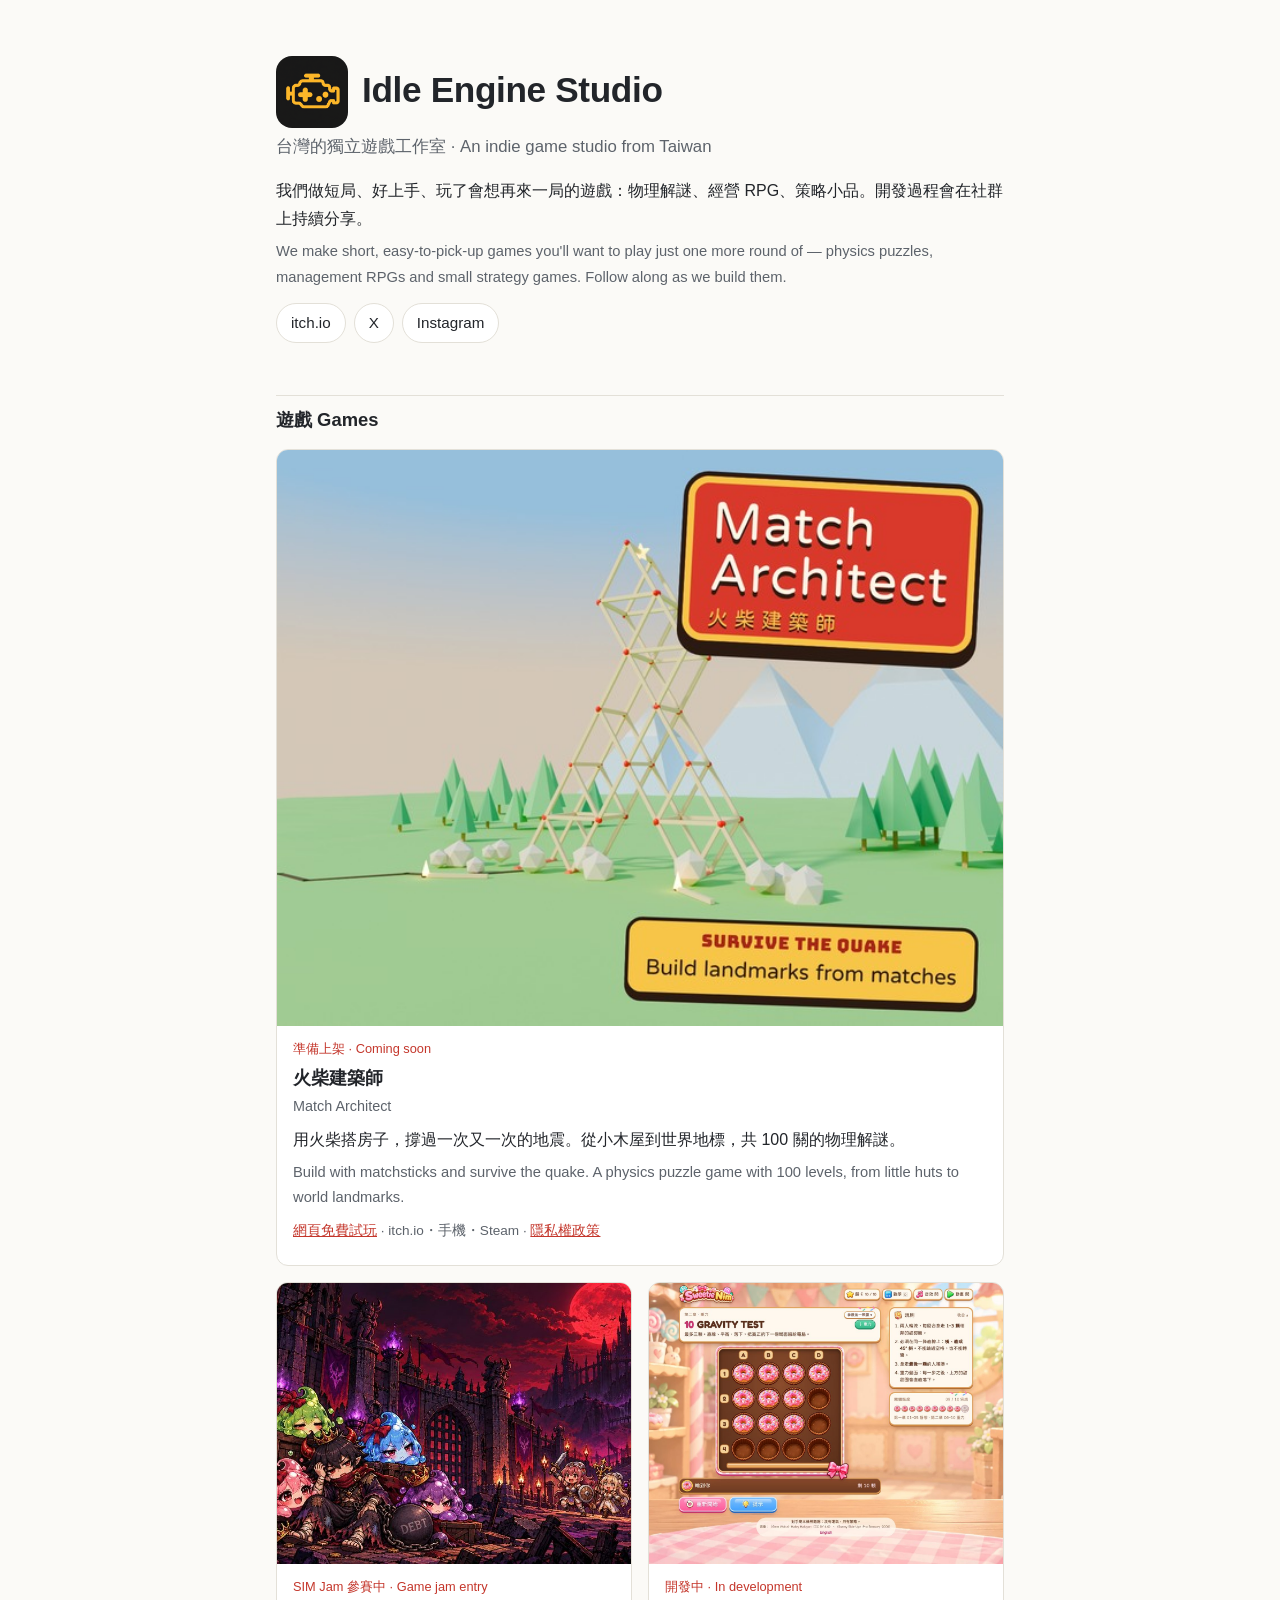
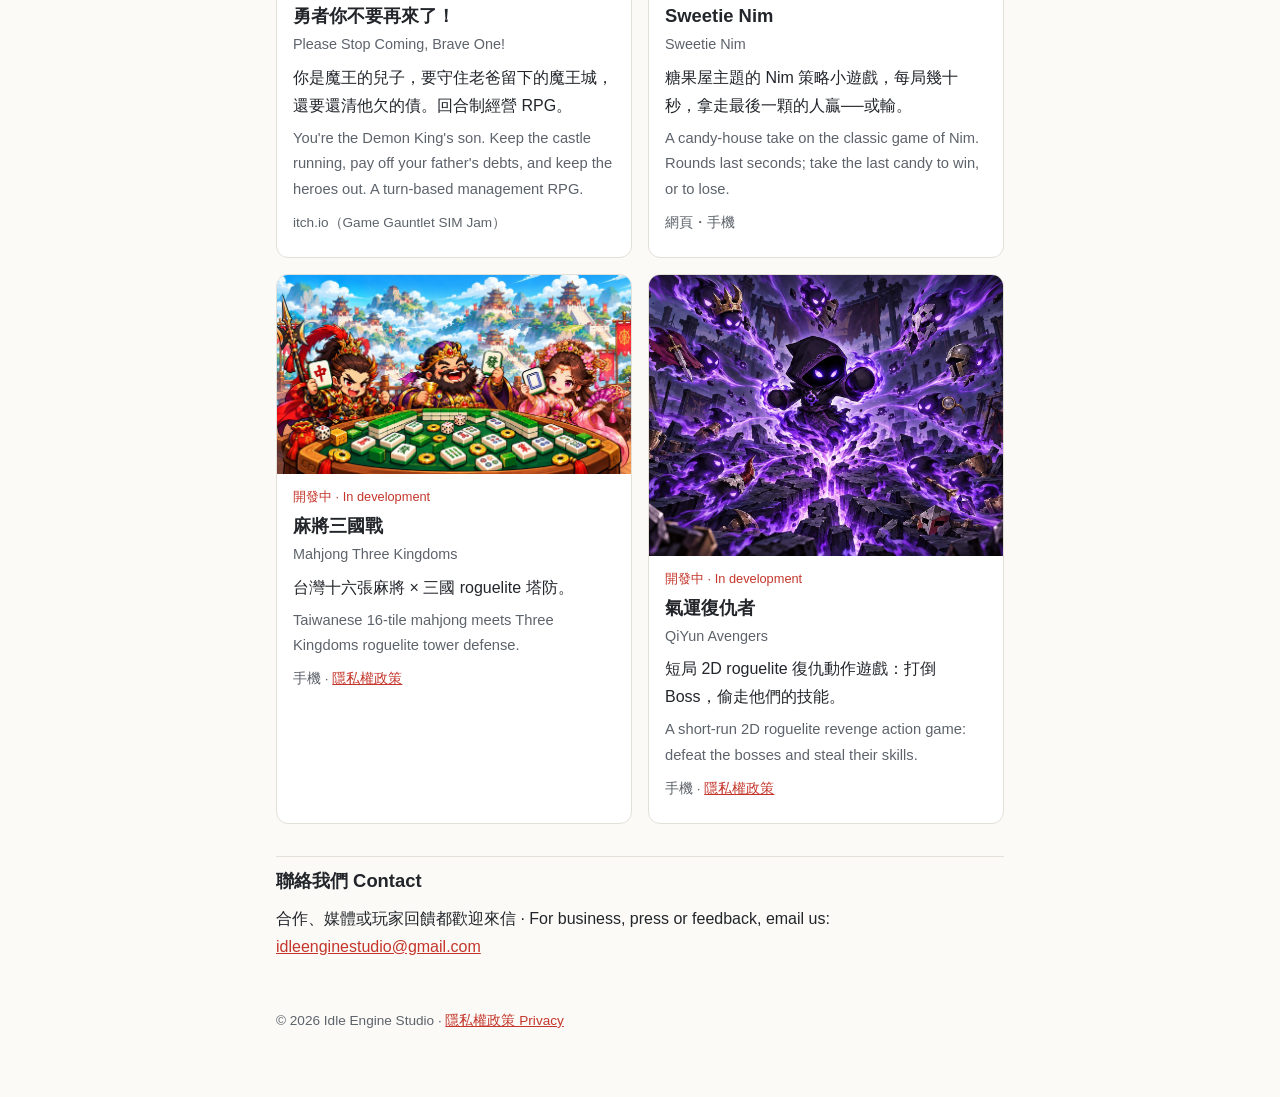
<file: index.html>
<!doctype html>
<html lang="zh-Hant">
<head>
<meta charset="utf-8">
<meta name="viewport" content="width=device-width, initial-scale=1">
<title>Idle Engine Studio｜台灣獨立遊戲工作室</title>
<meta name="description" content="Idle Engine Studio 是來自台灣的獨立遊戲工作室，作品有火柴建築師、勇者你不要再來了！等。An indie game studio from Taiwan.">
<meta property="og:title" content="Idle Engine Studio">
<meta property="og:description" content="台灣獨立遊戲工作室 · An indie game studio from Taiwan">
<meta property="og:image" content="https://idleenginestudio.github.io/img/match-architect.jpg">
<link rel="stylesheet" href="style.css?v=20261029c">
<link rel="icon" type="image/png" sizes="32x32" href="img/favicon-32.png">
<link rel="icon" type="image/png" sizes="64x64" href="img/favicon-64.png">
<link rel="apple-touch-icon" href="img/apple-touch-icon.png">
</head>
<body><main>
<header class="hero">
<div class="brand"><img src="img/logo-512.png?v=1" alt="Idle Engine Studio logo" width="88" height="88"><h1>Idle Engine Studio</h1></div>
<p class="tag">台灣的獨立遊戲工作室 · An indie game studio from Taiwan</p>
<p>我們做短局、好上手、玩了會想再來一局的遊戲：物理解謎、經營 RPG、策略小品。開發過程會在社群上持續分享。</p>
<p class="en-d">We make short, easy-to-pick-up games you'll want to play just one more round of — physics puzzles, management RPGs and small strategy games. Follow along as we build them.</p>
<div class="btns"><a class="btn" href="https://idleenginestudio.itch.io" rel="me noopener">itch.io</a> <a class="btn" href="https://x.com/IdleEngineDev" rel="me noopener">X</a> <a class="btn" href="https://www.instagram.com/idleenginestudio/" rel="me noopener">Instagram</a></div>
</header>

<h2>遊戲 Games</h2>
<section class="games">
<article class="game">
<img src="img/match-architect.jpg?v=20261029b" alt="火柴建築師 Match Architect" width="630" height="500" loading="lazy">
<div class="gb">
<p class="st">準備上架 · Coming soon</p>
<h3>火柴建築師<span>Match Architect</span></h3>
<p>用火柴搭房子，撐過一次又一次的地震。從小木屋到世界地標，共 100 關的物理解謎。</p>
<p class="en-d">Build with matchsticks and survive the quake. A physics puzzle game with 100 levels, from little huts to world landmarks.</p>
<p class="wh"><a href="match-architect/">網頁免費試玩</a> · itch.io・手機・Steam · <a href="privacy/match-architect/">隱私權政策</a></p>
</div>
</article>
<article class="game">
<img src="img/demon-king.jpg?v=20261029b" alt="勇者你不要再來了！ Please Stop Coming, Brave One!" width="630" height="500" loading="lazy">
<div class="gb">
<p class="st">SIM Jam 參賽中 · Game jam entry</p>
<h3>勇者你不要再來了！<span>Please Stop Coming, Brave One!</span></h3>
<p>你是魔王的兒子，要守住老爸留下的魔王城，還要還清他欠的債。回合制經營 RPG。</p>
<p class="en-d">You&#x27;re the Demon King&#x27;s son. Keep the castle running, pay off your father&#x27;s debts, and keep the heroes out. A turn-based management RPG.</p>
<p class="wh">itch.io（Game Gauntlet SIM Jam）</p>
</div>
</article>
<article class="game">
<img src="img/sweetie-nim.jpg?v=20261029b" alt="Sweetie Nim" width="630" height="500" loading="lazy">
<div class="gb">
<p class="st">開發中 · In development</p>
<h3>Sweetie Nim<span>Sweetie Nim</span></h3>
<p>糖果屋主題的 Nim 策略小遊戲，每局幾十秒，拿走最後一顆的人贏──或輸。</p>
<p class="en-d">A candy-house take on the classic game of Nim. Rounds last seconds; take the last candy to win, or to lose.</p>
<p class="wh">網頁・手機</p>
</div>
</article>
<article class="game">
<img src="img/mahjong-three-kingdoms.jpg?v=20261029b" alt="麻將三國戰：呂布、董卓、貂蟬打麻將 Mahjong Three Kingdoms" width="1440" height="810" style="aspect-ratio:16/9" loading="lazy">
<div class="gb">
<p class="st">開發中 · In development</p>
<h3>麻將三國戰<span>Mahjong Three Kingdoms</span></h3>
<p>台灣十六張麻將 × 三國 roguelite 塔防。</p>
<p class="en-d">Taiwanese 16-tile mahjong meets Three Kingdoms roguelite tower defense.</p>
<p class="wh">手機 · <a href="privacy/mahjong-three-kingdoms/">隱私權政策</a></p>
</div>
</article>
<article class="game">
<img src="img/qiyun-avengers.jpg?v=20261029b" alt="氣運復仇者 QiYun Avengers" width="630" height="500" loading="lazy">
<div class="gb">
<p class="st">開發中 · In development</p>
<h3>氣運復仇者<span>QiYun Avengers</span></h3>
<p>短局 2D roguelite 復仇動作遊戲：打倒 Boss，偷走他們的技能。</p>
<p class="en-d">A short-run 2D roguelite revenge action game: defeat the bosses and steal their skills.</p>
<p class="wh">手機 · <a href="privacy/qiyun-avengers/">隱私權政策</a></p>
</div>
</article>
</section>

<h2>聯絡我們 Contact</h2>
<p>合作、媒體或玩家回饋都歡迎來信 · For business, press or feedback, email us:<br><a href="mailto:idleenginestudio@gmail.com">idleenginestudio@gmail.com</a></p>

<footer>© 2026 Idle Engine Studio · <a href="privacy/">隱私權政策 Privacy</a></footer>
</main></body>
</html>
</file>
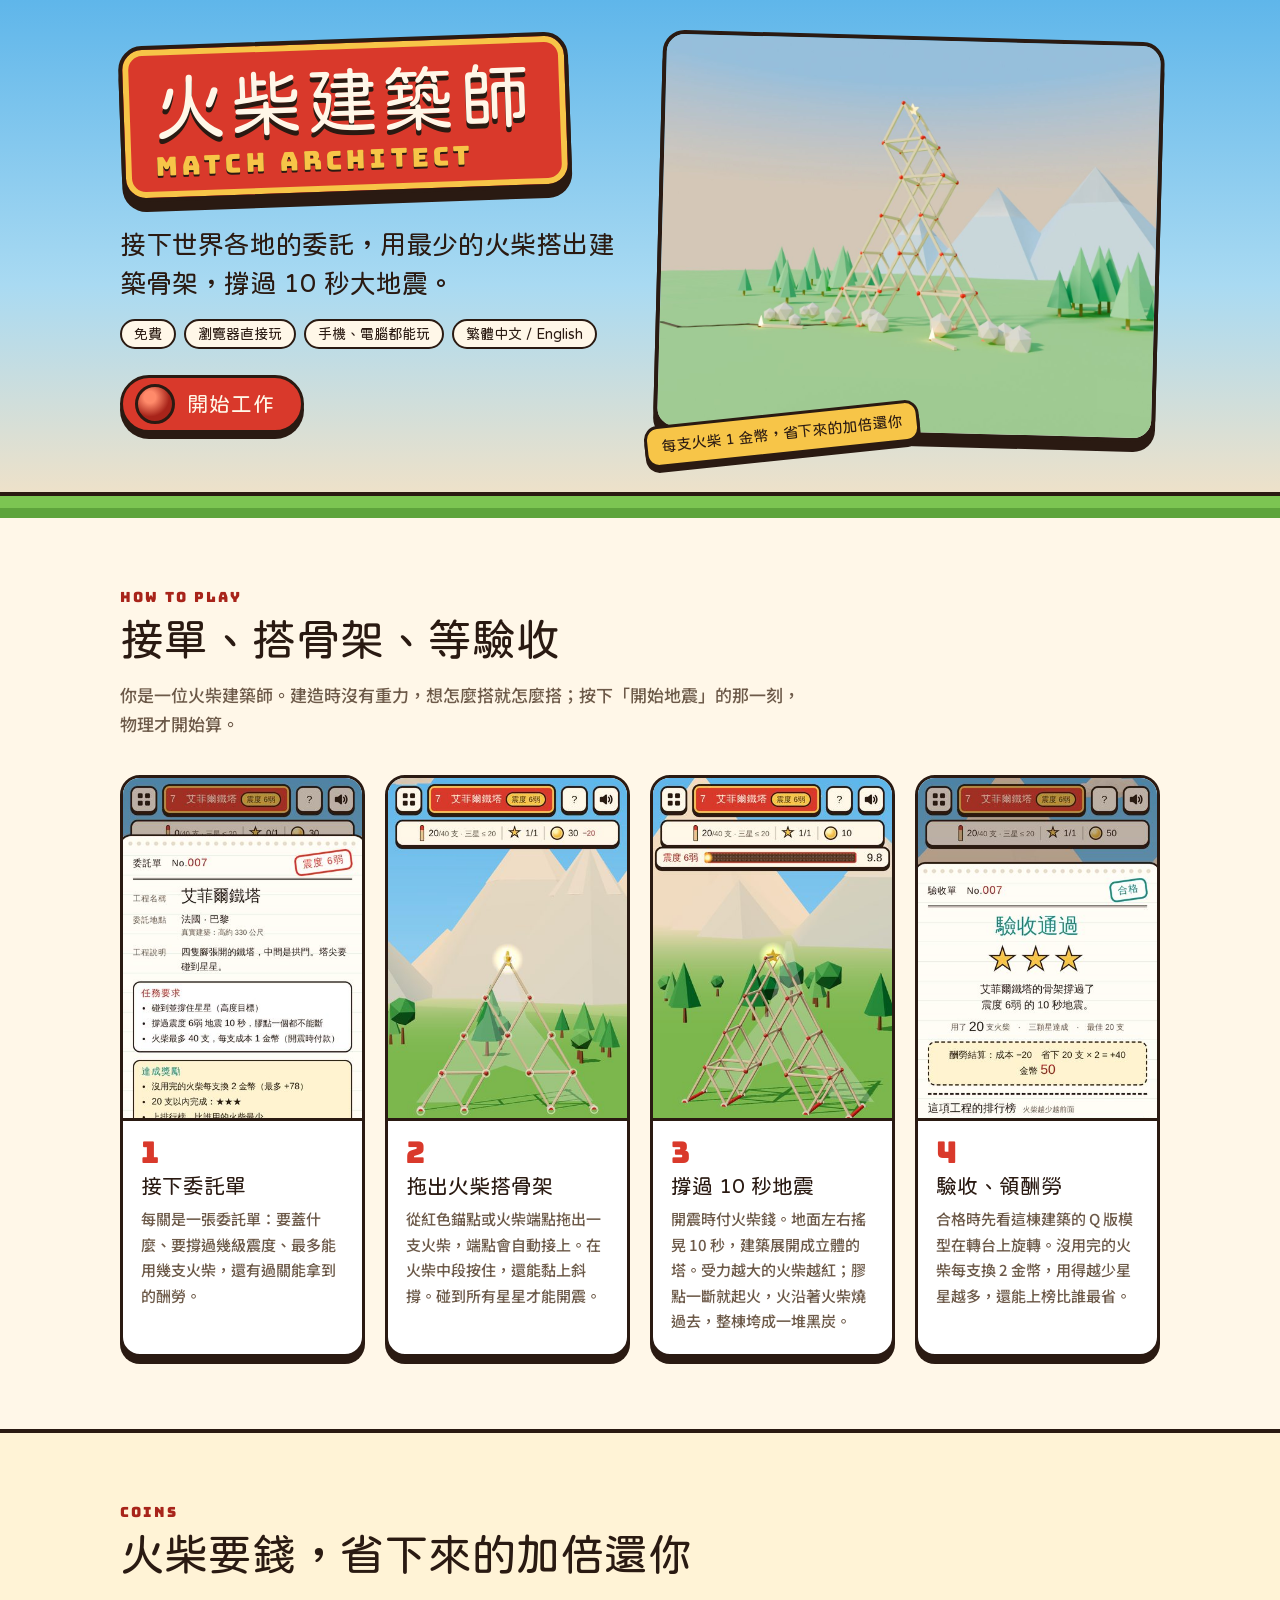
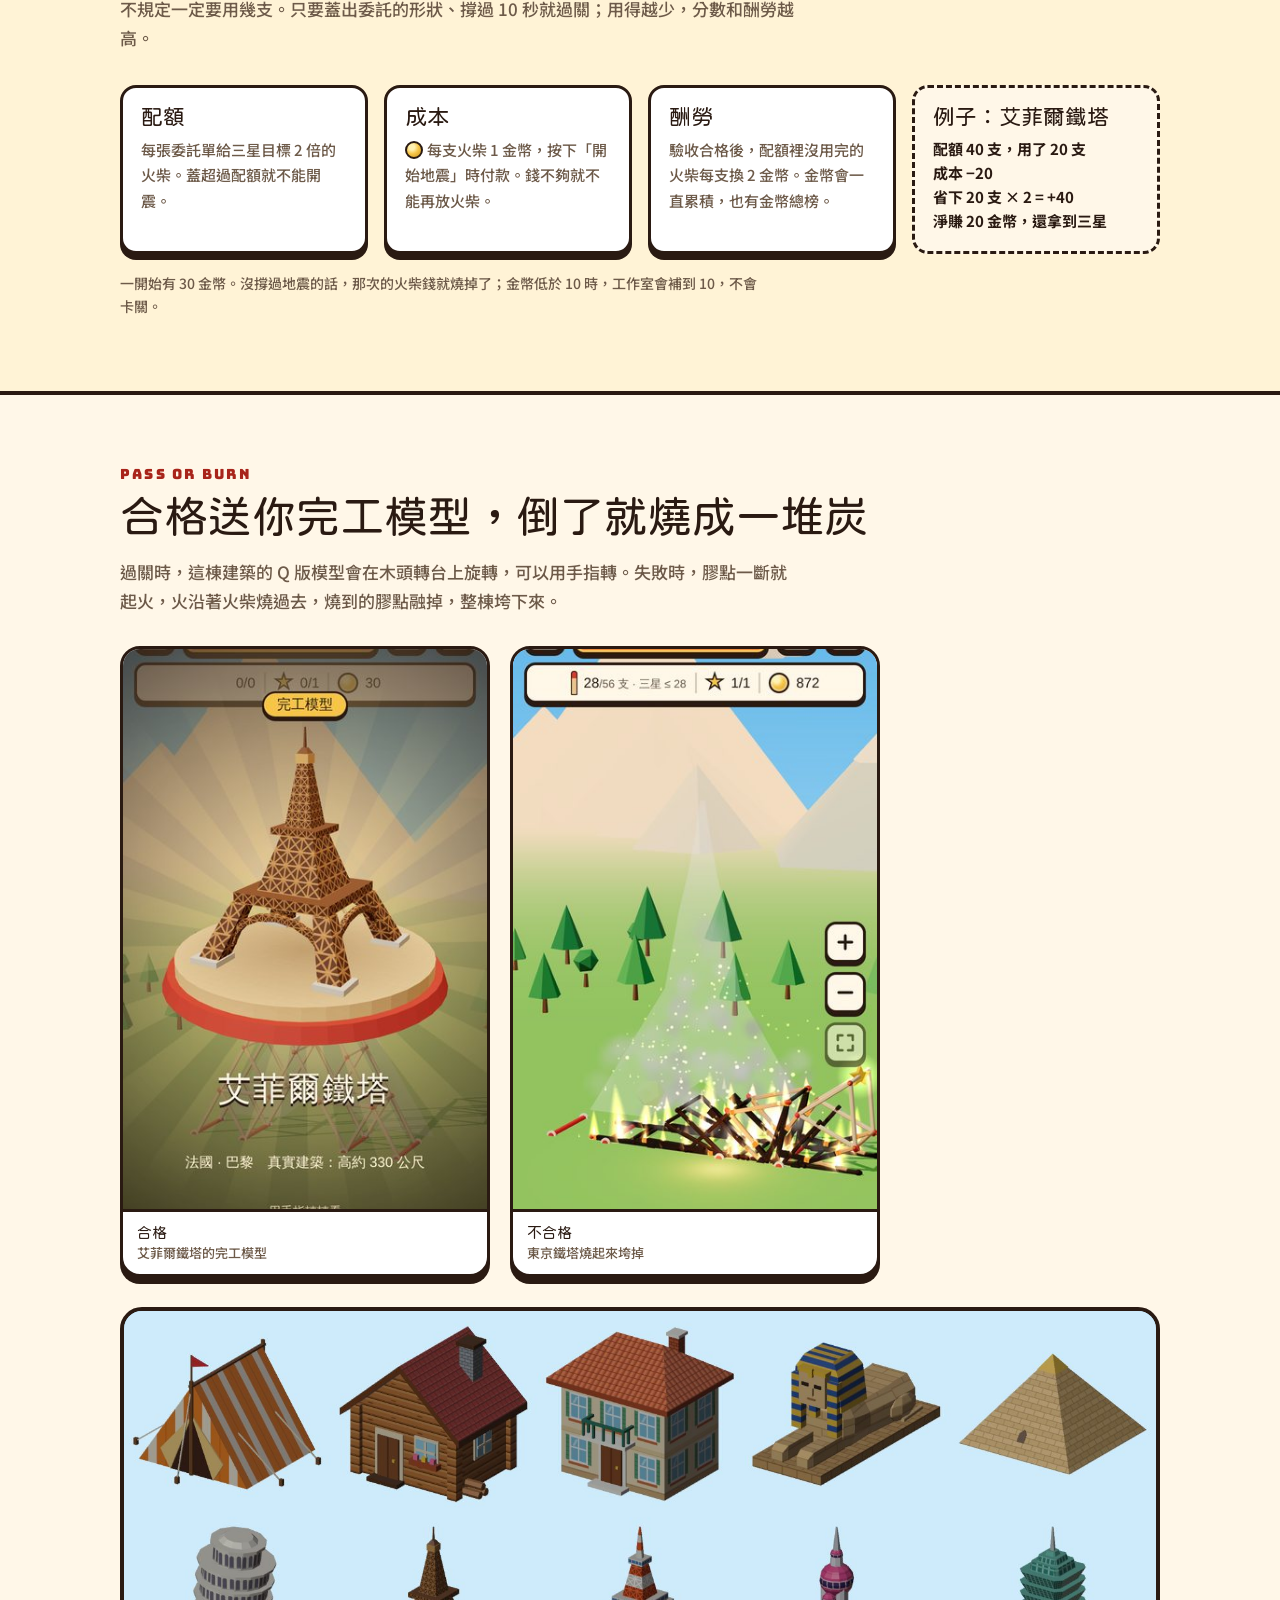
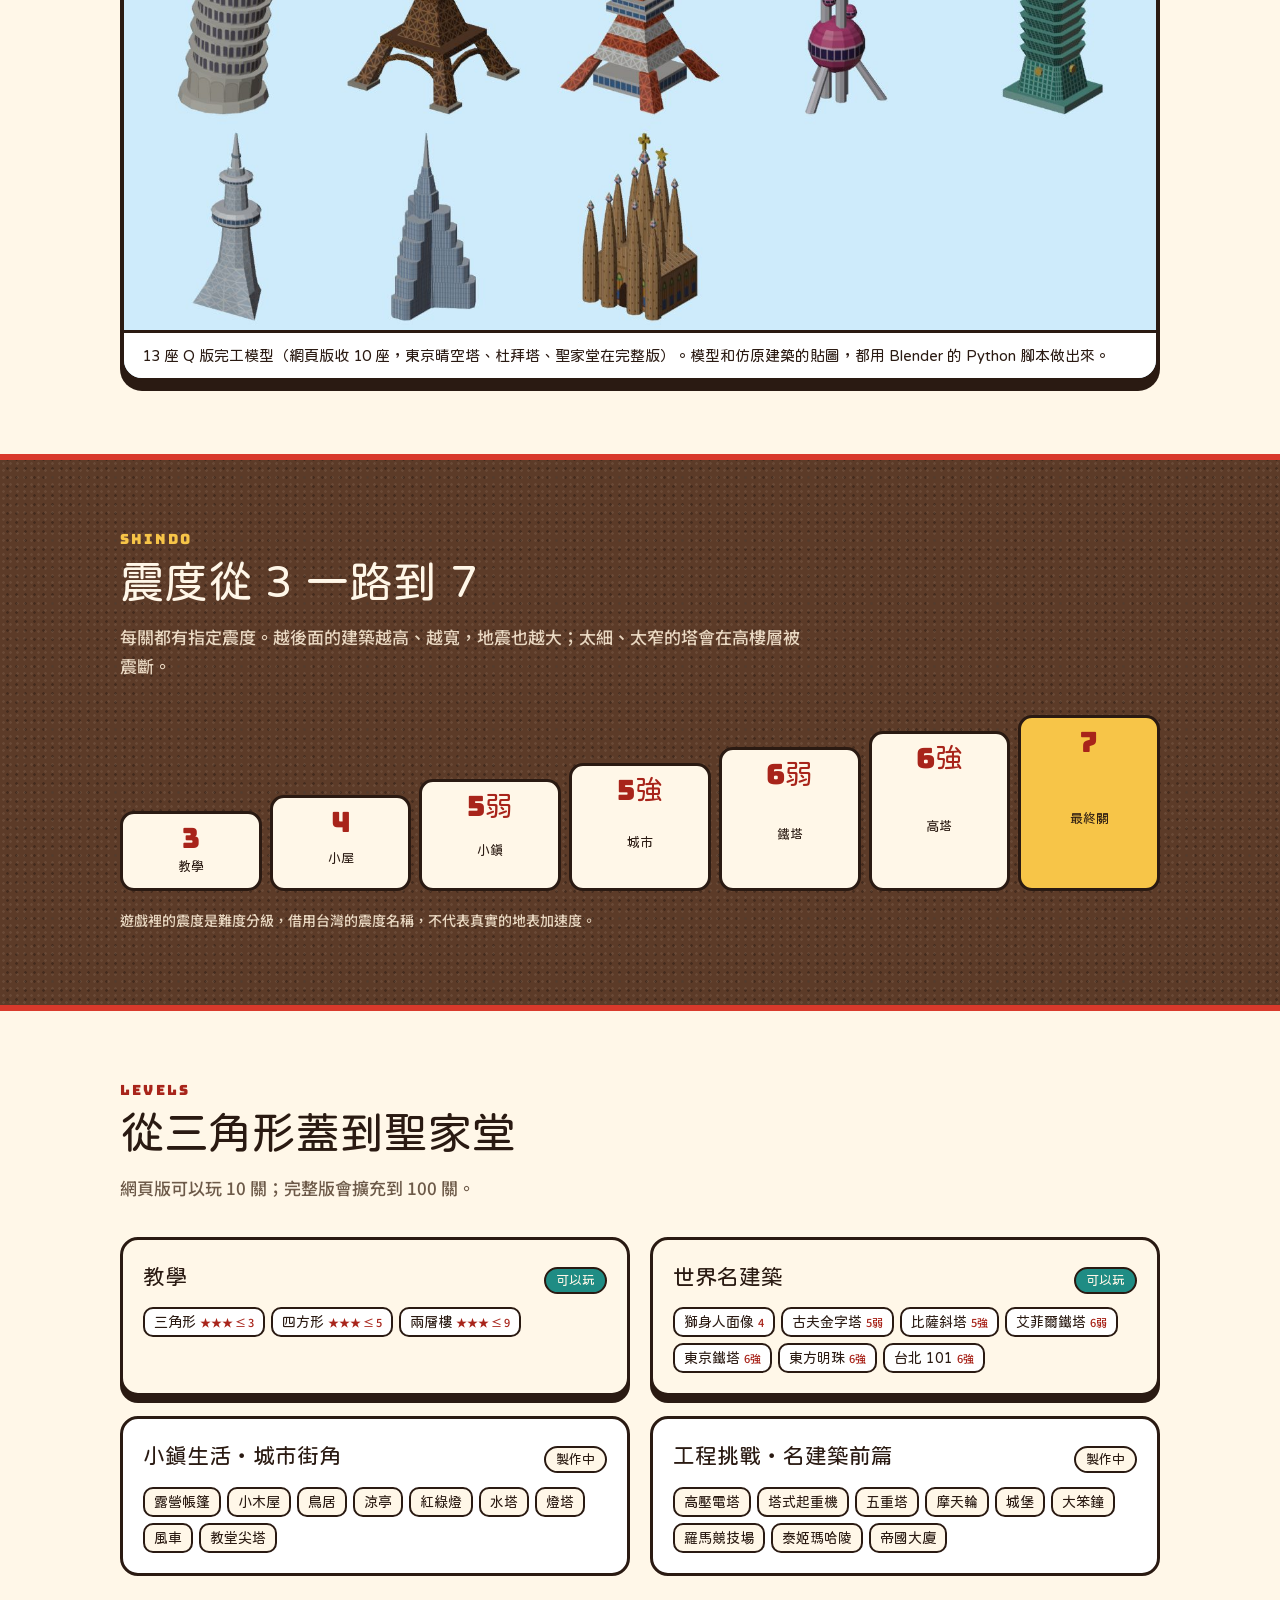
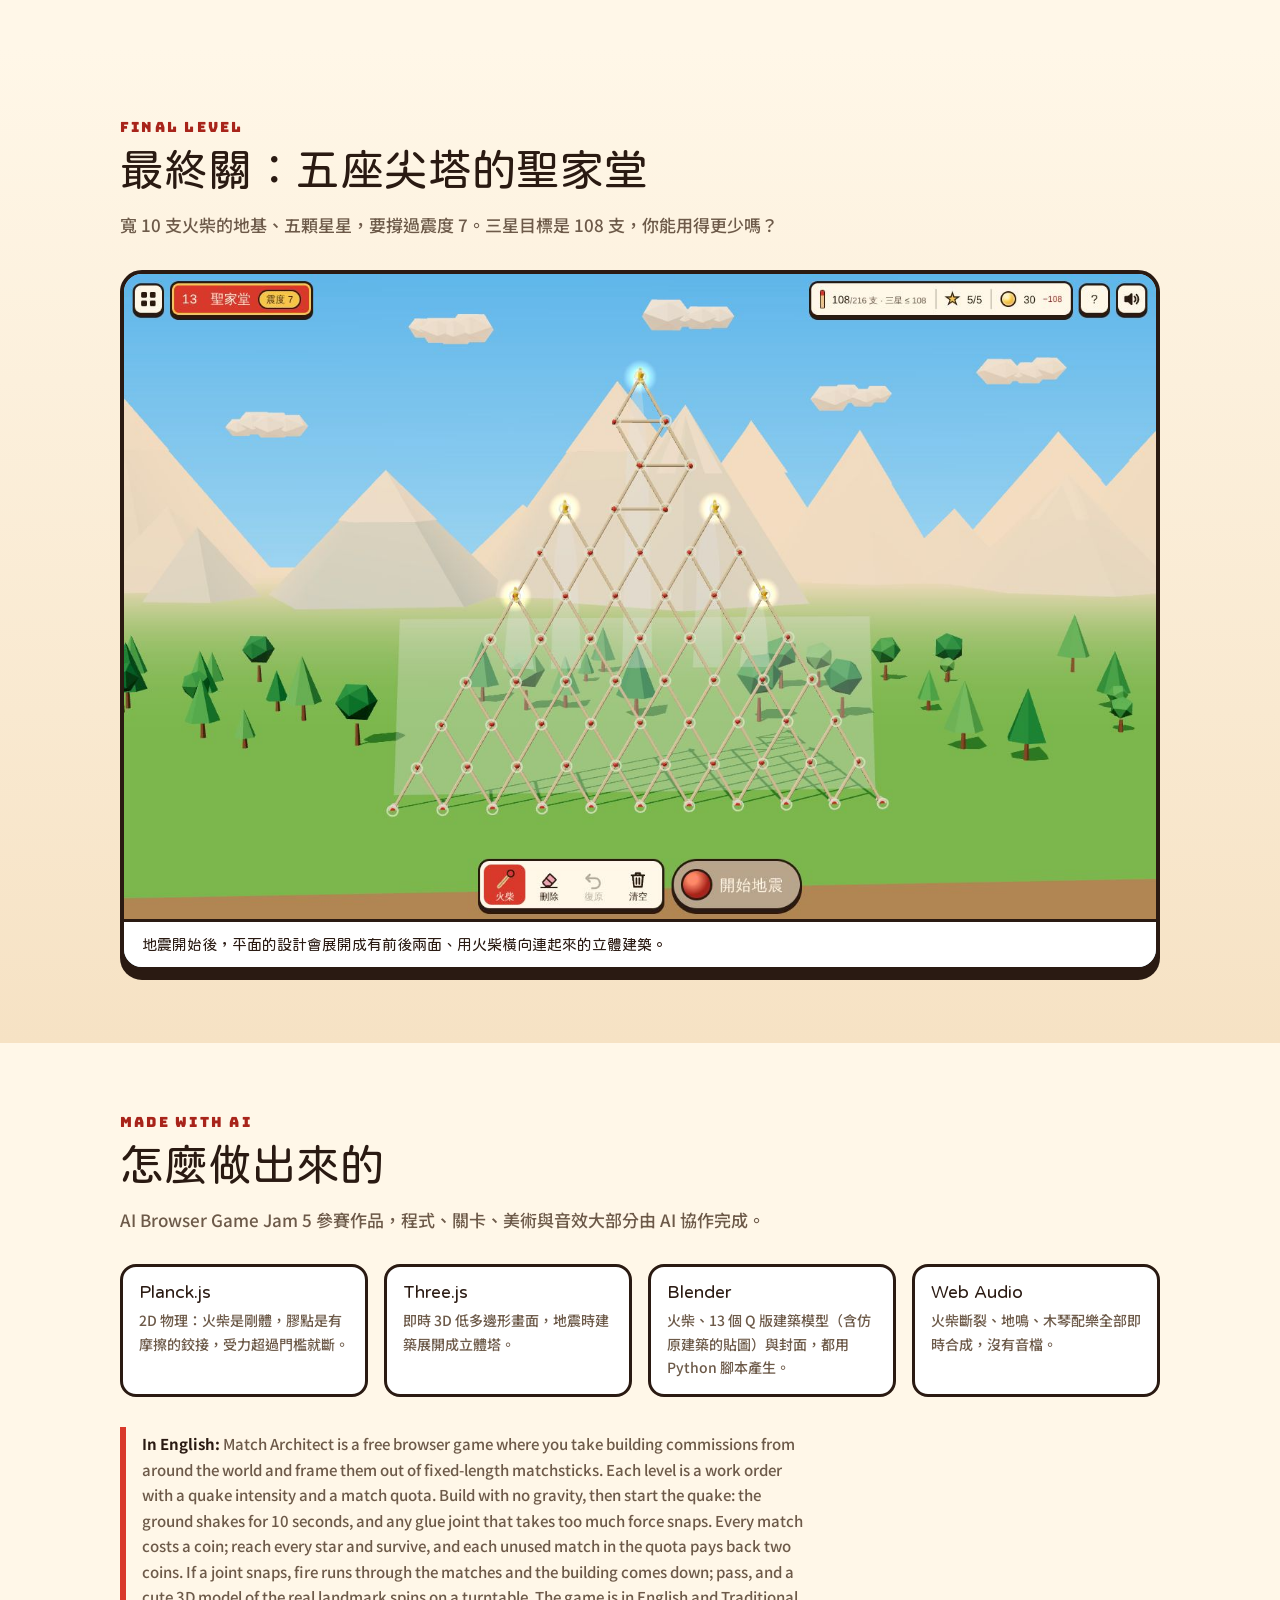
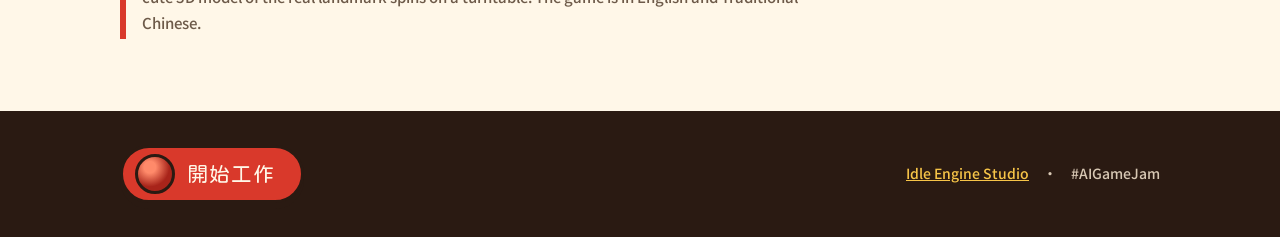
<file: match-architect/index.html>
<!doctype html>
<html lang="zh-Hant">
<head>
<meta charset="utf-8">
<meta name="viewport" content="width=device-width, initial-scale=1, viewport-fit=cover">
<title>火柴建築師 Match Architect</title>
<meta name="description" content="你是火柴建築師：接下世界各地的委託，用最少的火柴搭出建築骨架，撐過 10 秒大地震。免費、瀏覽器直接玩，手機也能玩。">
<meta property="og:type" content="website">
<meta property="og:title" content="火柴建築師 Match Architect">
<meta property="og:description" content="接下世界各地的委託，用最少的火柴搭出建築骨架，撐過 10 秒大地震。">
<meta property="og:image" content="https://idleenginestudio.github.io/match-architect/img/og.jpg">
<meta property="og:url" content="https://idleenginestudio.github.io/match-architect/">
<meta name="twitter:card" content="summary_large_image">
<meta name="theme-color" content="#d9392b">
<link rel="icon" href="data:image/svg+xml,%3Csvg xmlns='http://www.w3.org/2000/svg' viewBox='0 0 64 64'%3E%3Cpath d='M14 54 L46 14' stroke='%23e9c48b' stroke-width='9' stroke-linecap='round'/%3E%3Ccircle cx='47' cy='13' r='10' fill='%23d9392b' stroke='%232a1a12' stroke-width='3'/%3E%3C/svg%3E">
<link rel="preconnect" href="https://fonts.googleapis.com">
<link rel="preconnect" href="https://fonts.gstatic.com" crossorigin>
<link rel="stylesheet" href="https://fonts.googleapis.com/css2?family=Bungee&family=Huninn&family=Noto+Sans+TC:wght@500;700;900&display=swap">
<style>
:root {
  /* layout: a matchbox label opens the page, then the box "drawer" sections stack below on sky and grass */
  --ink: #2a1a12;
  --label: #d9392b;
  --label-deep: #a8241a;
  --sun: #f7c548;
  --teal: #1f8c84;
  --paper: #fff7e8;
  --wood: #e9c48b;
  --striker: #5c3b28;
  --sky: #a9daf2;
  --sky-deep: #5fb6ea;
  --grass: #7cc552;
  --muted: #6d5a49;
  --font-display: 'Huninn', 'Noto Sans TC', 'PingFang TC', 'Microsoft JhengHei', sans-serif;
  --font-body: 'Noto Sans TC', 'PingFang TC', 'Microsoft JhengHei', sans-serif;
  --font-num: 'Bungee', 'Huninn', ui-rounded, sans-serif;
  color-scheme: light;
}
* { box-sizing: border-box; }
html { scroll-behavior: smooth; }
body { margin: 0; background: var(--paper); color: var(--ink); font: 500 16px/1.7 var(--font-body); -webkit-text-size-adjust: 100%; }
img { max-width: 100%; height: auto; display: block; }
a { color: inherit; }
a:focus-visible, button:focus-visible { outline: 3px solid var(--sun); outline-offset: 3px; }
.wrap { width: 100%; max-width: 1080px; margin: 0 auto; padding-inline: 20px; }
h1, h2, h3 { font-family: var(--font-display); font-weight: 400; text-wrap: balance; margin: 0; }
p { margin: 0; }

/* ---------- hero ---------- */
.hero {
  background: linear-gradient(180deg, var(--sky-deep) 0%, var(--sky) 55%, #f6e2c4 100%);
  padding-block: calc(env(safe-area-inset-top, 0px) + 36px) 0; position: relative; overflow: hidden;
}
.hero .wrap { display: grid; grid-template-columns: minmax(0, 1fr) minmax(0, 1fr); gap: 36px; align-items: center; padding-bottom: 56px; }
.plate {
  display: inline-block; background: var(--label); border: 4px solid var(--ink); border-radius: 24px;
  box-shadow: 0 10px 0 var(--ink), inset 0 0 0 6px var(--sun); padding: 22px 30px 18px; transform: rotate(-2deg);
}
.plate h1 { white-space: nowrap; font-size: clamp(40px, 6vw, 72px); line-height: 1; color: var(--paper); letter-spacing: .06em; text-shadow: 0 5px 0 var(--ink); }
.plate .en { display: block; margin-top: 10px; font: 400 clamp(17px, 2.4vw, 26px)/1 var(--font-num); color: var(--sun); letter-spacing: .16em; text-shadow: 0 2px 0 var(--ink); }
.tagline { margin-top: 30px; font: 400 clamp(20px, 2.6vw, 26px)/1.5 var(--font-display); max-width: 22em; }
.facts { display: flex; flex-wrap: wrap; gap: 8px; margin-top: 16px; }
.chip { display: inline-flex; align-items: center; gap: 6px; background: var(--paper); border: 2px solid var(--ink); border-radius: 999px; padding: 4px 12px; font: 400 14px/1.3 var(--font-display); }
.cta { display: flex; flex-wrap: wrap; gap: 14px; margin-top: 26px; }
.btn {
  display: inline-flex; align-items: center; gap: 12px; text-decoration: none; min-height: 58px;
  border: 3px solid var(--ink); border-radius: 999px; box-shadow: 0 6px 0 var(--ink);
  font: 400 21px/1 var(--font-display); letter-spacing: .05em; padding: 0 26px 0 12px; transition: transform .08s, box-shadow .08s;
}
.btn:active { transform: translateY(5px); box-shadow: 0 1px 0 var(--ink); }
.btn.play { background: var(--label); color: var(--paper); }
.btn.play .head { width: 40px; height: 40px; border-radius: 50%; border: 3px solid var(--ink); background: radial-gradient(circle at 35% 30%, #ff8a6a 0 18%, var(--label-deep) 60%); flex: none; }
.btn.ghost { background: var(--paper); color: var(--ink); padding: 0 24px; }
.hero-art { position: relative; }
.hero-art img { border: 4px solid var(--ink); border-radius: 22px; box-shadow: 0 10px 0 var(--ink); transform: rotate(1.5deg); background: var(--sky); }
.hero-art .sticker {
  position: absolute; left: -14px; bottom: -18px; transform: rotate(-6deg);
  background: var(--sun); border: 3px solid var(--ink); border-radius: 14px; padding: 8px 14px; box-shadow: 0 5px 0 var(--ink);
  font: 400 15px/1.3 var(--font-display);
}
.ground { height: 26px; background: var(--grass); border-top: 4px solid var(--ink); box-shadow: inset 0 -10px 0 #5ea43c; }

/* ---------- sections ---------- */
section.block { padding-block: 72px; }
.eyebrow { font: 400 14px/1 var(--font-num); letter-spacing: .16em; color: var(--label-deep); }
.block h2 { font-size: clamp(30px, 4.4vw, 44px); line-height: 1.2; margin-top: 10px; }
.lead { margin-top: 14px; max-width: 40em; color: var(--muted); font-size: 17px; }

/* how to play */
.steps { list-style: none; padding: 0; margin: 36px 0 0; display: grid; grid-template-columns: repeat(4, minmax(0, 1fr)); gap: 20px; }
.step { background: #fff; border: 3px solid var(--ink); border-radius: 20px; box-shadow: 0 7px 0 var(--ink); overflow: hidden; display: grid; grid-template-rows: auto 1fr; }
.step figure { margin: 0; background: var(--sky); border-bottom: 3px solid var(--ink); aspect-ratio: 390 / 560; overflow: hidden; }
.step figure img { width: 100%; height: 100%; object-fit: cover; object-position: top; }
.step .txt { padding: 16px 18px 20px; display: grid; gap: 6px; align-content: start; }
.step .num { font: 400 30px/1 var(--font-num); color: var(--label); }
.step h3 { font-size: 21px; line-height: 1.3; }
.step p { color: var(--muted); font-size: 15px; }

/* coins */
.coins { background: #fff3d6; border-block: 4px solid var(--ink); }
.pay { display: grid; grid-template-columns: repeat(4, minmax(0, 1fr)); gap: 16px; margin-top: 32px; }
.pay div { background: #fff; border: 3px solid var(--ink); border-radius: 16px; padding: 16px 18px 18px; display: grid; gap: 6px; align-content: start; box-shadow: 0 6px 0 var(--ink); }
.pay b { font: 400 22px/1.2 var(--font-display); }
.pay span { font-size: 15px; color: var(--muted); }
.pay .coin { display: inline-block; width: 18px; height: 18px; border-radius: 50%; vertical-align: -3px; margin-right: 4px;
  background: radial-gradient(circle at 35% 30%, #fff1b0 0 20%, var(--sun) 50%, #c9921d 100%); border: 2px solid var(--ink); }
.pay .ex { background: var(--paper); border-style: dashed; box-shadow: none; }
.pay .ex code { font: 700 15px/1.6 var(--font-body); color: var(--ink); white-space: pre-line; display: block; }
.nw { display: inline-block; }
.fine { margin-top: 18px; font-size: 14px; color: var(--muted); max-width: 46em; }

/* pass or burn */
.duo { display: grid; grid-template-columns: repeat(2, minmax(0, 1fr)); gap: 20px; margin-top: 30px; max-width: 760px; }
.duo figure { margin: 0; border: 3px solid var(--ink); border-radius: 20px; overflow: hidden; box-shadow: 0 7px 0 var(--ink); background: #fff; display: grid; grid-template-rows: auto 1fr; }
.duo img { width: 100%; height: auto; aspect-ratio: 390 / 600; object-fit: cover; object-position: center 22%; }
.duo figcaption { padding: 10px 14px 12px; border-top: 3px solid var(--ink); font: 400 15px/1.4 var(--font-display); }
.duo figcaption small { display: block; font: 500 13px/1.5 var(--font-body); color: var(--muted); }

/* shindo ladder */
.quake { background: var(--striker); color: var(--paper);
  background-image: radial-gradient(rgba(255,240,220,.08) 1px, transparent 1.6px), radial-gradient(rgba(0,0,0,.25) 1px, transparent 1.6px);
  background-size: 7px 7px, 9px 9px; background-position: 0 0, 3px 4px; border-block: 6px solid var(--label); }
.quake .eyebrow { color: var(--sun); }
.quake .lead { color: #e9d8c2; }
.ladder { display: grid; grid-template-columns: repeat(7, minmax(0, 1fr)); gap: 8px; margin-top: 34px; align-items: end; }
.rung { background: var(--paper); color: var(--ink); border: 3px solid var(--ink); border-radius: 14px; text-align: center; padding: 10px 4px 12px; display: grid; gap: 4px; }
.rung b { font: 400 clamp(18px, 3vw, 28px)/1 var(--font-num); color: var(--label-deep); font-weight: 400; }
.rung span { font: 400 13px/1.3 var(--font-display); }
.rung:nth-child(1) { min-height: 80px; } .rung:nth-child(2) { min-height: 96px; } .rung:nth-child(3) { min-height: 112px; }
.rung:nth-child(4) { min-height: 128px; } .rung:nth-child(5) { min-height: 144px; } .rung:nth-child(6) { min-height: 160px; }
.rung:nth-child(7) { min-height: 176px; background: var(--sun); }
.note { margin-top: 18px; font-size: 14px; color: #e9d8c2; }

/* levels */
.chapters { display: grid; grid-template-columns: repeat(2, minmax(0, 1fr)); gap: 20px; margin-top: 34px; }
.chapter { border: 3px solid var(--ink); border-radius: 18px; padding: 18px 20px 20px; background: #fff; display: grid; gap: 12px; align-content: start; }
.chapter.live { background: var(--paper); box-shadow: 0 7px 0 var(--ink); }
.chapter header { display: flex; align-items: baseline; justify-content: space-between; gap: 10px; flex-wrap: wrap; }
.chapter h3 { font-size: 22px; }
.status { font: 400 13px/1 var(--font-display); border-radius: 999px; padding: 5px 10px; border: 2px solid var(--ink); white-space: nowrap; }
.status.on { background: var(--teal); color: var(--paper); }
.status.soon { background: var(--paper); }
.tags { display: flex; flex-wrap: wrap; gap: 6px; }
.tag { font: 400 14px/1.3 var(--font-display); background: var(--paper); border: 2px solid var(--ink); border-radius: 10px; padding: 4px 9px; }
.tag small { font: 500 11px/1 var(--font-body); color: var(--label-deep); margin-left: 4px; }
.chapter.live .tag { background: #fff; }

/* showcase */
.showcase { background: linear-gradient(180deg, var(--paper), #f6e2c4); }
.wide { margin: 30px 0 0; border: 4px solid var(--ink); border-radius: 22px; box-shadow: 0 9px 0 var(--ink); overflow: hidden; background: var(--sky); }
.wide figcaption { padding: 12px 18px; border-top: 3px solid var(--ink); background: #fff; font: 400 15px/1.4 var(--font-display); }

/* tech */
.tech { display: grid; grid-template-columns: repeat(4, minmax(0, 1fr)); gap: 16px; margin-top: 30px; }
.tech div { border: 3px solid var(--ink); border-radius: 16px; padding: 14px 16px; background: #fff; display: grid; gap: 4px; align-content: start; }
.tech b { font: 400 18px/1.3 var(--font-display); font-weight: 400; }
.tech span { font-size: 14px; color: var(--muted); }
.english { margin-top: 30px; border-left: 6px solid var(--label); padding: 4px 0 4px 16px; color: var(--muted); max-width: 46em; font-size: 15px; }
.english strong { color: var(--ink); }

footer { background: var(--ink); color: var(--paper); padding-block: 34px calc(env(safe-area-inset-bottom, 0px) + 34px); }
footer .wrap { display: flex; flex-wrap: wrap; gap: 14px 28px; align-items: center; justify-content: space-between; }
footer a { color: var(--sun); }
footer p { font-size: 14px; color: #d8c8b4; }

@media (max-width: 1000px) {
  .steps { grid-template-columns: repeat(2, minmax(0, 1fr)); }
  .pay { grid-template-columns: repeat(2, minmax(0, 1fr)); }
}
@media (max-width: 860px) {
  .hero .wrap { grid-template-columns: minmax(0, 1fr); gap: 44px; }
  .steps, .chapters { grid-template-columns: minmax(0, 1fr); }
  .step { grid-template-columns: 40% minmax(0, 1fr); grid-template-rows: none; }
  .step figure { border-bottom: 0; border-right: 3px solid var(--ink); aspect-ratio: auto; height: 100%; max-height: 300px; }
  .tech { grid-template-columns: repeat(2, minmax(0, 1fr)); }
}
@media (max-width: 520px) {
  .ladder { grid-template-columns: repeat(4, minmax(0, 1fr)); }
  .rung { min-height: 0 !important; }
  .step { grid-template-columns: minmax(0, 1fr); }
  .step figure { border-right: 0; border-bottom: 3px solid var(--ink); max-height: 340px; }
  .pay { grid-template-columns: minmax(0, 1fr); }
  .btn { width: 100%; justify-content: center; }
}
@media (prefers-reduced-motion: reduce) { html { scroll-behavior: auto; } .btn { transition: none; } }
</style>
</head>
<body>

<header class="hero">
  <div class="wrap">
    <div>
      <div class="plate"><h1>火柴建築師</h1><span class="en">MATCH ARCHITECT</span></div>
      <p class="tagline">接下世界各地的委託，用最少的火柴搭出建築骨架，撐過 10 秒大地震。</p>
      <div class="facts">
        <span class="chip">免費</span><span class="chip">瀏覽器直接玩</span><span class="chip">手機、電腦都能玩</span><span class="chip">繁體中文 / English</span>
      </div>
      <div class="cta">
        <a class="btn play" href="play.html"><span class="head" aria-hidden="true"></span>開始工作</a>
      </div>
    </div>
    <div class="hero-art">
      <img src="img/cover.jpg" width="1260" height="1000" alt="用火柴搭成的東京鐵塔立在草地上，地面裂開，旁邊有燃燒的火柴">
      <p class="sticker">每支火柴 1 金幣，省下來的加倍還你</p>
    </div>
  </div>
  <div class="ground" aria-hidden="true"></div>
</header>

<main>
  <section class="block" id="how">
    <div class="wrap">
      <p class="eyebrow">HOW TO PLAY</p>
      <h2>接單、搭骨架、等驗收</h2>
      <p class="lead">你是一位火柴建築師。建造時沒有重力，想怎麼搭就怎麼搭；按下「開始地震」的那一刻，物理才開始算。</p>
      <ol class="steps">
        <li class="step">
          <figure><img src="img/phone_order.jpg" width="390" height="844" loading="lazy" alt="手機畫面：艾菲爾鐵塔的委託單，蓋著震度 6弱 的章，列出任務要求和達成獎勵"></figure>
          <div class="txt"><span class="num">1</span><h3>接下委託單</h3><p>每關是一張委託單：要蓋什麼、要撐過幾級震度、最多能用幾支火柴，還有過關能拿到的酬勞。</p></div>
        </li>
        <li class="step">
          <figure><img src="img/phone_build.jpg" width="390" height="844" loading="lazy" alt="手機畫面：用 20 支火柴搭成的艾菲爾鐵塔骨架，頂端碰到星星"></figure>
          <div class="txt"><span class="num">2</span><h3>拖出火柴搭骨架</h3><p>從紅色錨點或火柴端點拖出一支火柴，端點會自動接上。在火柴中段按住，還能黏上斜撐。碰到所有星星才能開震。</p></div>
        </li>
        <li class="step">
          <figure><img src="img/phone_quake.jpg" width="390" height="844" loading="lazy" alt="手機畫面：地震中的火柴鐵塔，上方是震度 6弱 的倒數條"></figure>
          <div class="txt"><span class="num">3</span><h3>撐過 10 秒地震</h3><p>開震時付火柴錢。地面左右搖晃 10 秒，建築展開成立體的塔。受力越大的火柴越紅；膠點一斷就起火，火沿著火柴燒過去，整棟垮成一堆黑炭。</p></div>
        </li>
        <li class="step">
          <figure><img src="img/phone_result.jpg" width="390" height="844" loading="lazy" alt="手機畫面：蓋著合格章的驗收單，三顆星、酬勞結算和這關的排行榜"></figure>
          <div class="txt"><span class="num">4</span><h3>驗收、領酬勞</h3><p>合格時先看這棟建築的 Q 版模型在轉台上旋轉。沒用完的火柴每支換 2 金幣，用得越少星星越多，還能上榜比誰最省。</p></div>
        </li>
      </ol>
    </div>
  </section>

  <section class="block coins" id="coins">
    <div class="wrap">
      <p class="eyebrow">COINS</p>
      <h2><span class="nw">火柴要錢，</span><span class="nw">省下來的加倍還你</span></h2>
      <p class="lead">不規定一定要用幾支。只要蓋出委託的形狀、撐過 10 秒就過關；用得越少，分數和酬勞越高。</p>
      <div class="pay">
        <div><b>配額</b><span>每張委託單給三星目標 2 倍的火柴。蓋超過配額就不能開震。</span></div>
        <div><b>成本</b><span><i class="coin" aria-hidden="true"></i>每支火柴 1 金幣，按下「開始地震」時付款。錢不夠就不能再放火柴。</span></div>
        <div><b>酬勞</b><span>驗收合格後，配額裡沒用完的火柴每支換 2 金幣。金幣會一直累積，也有金幣總榜。</span></div>
        <div class="ex"><b>例子：艾菲爾鐵塔</b><code>配額 40 支，用了 20 支
成本 −20
省下 20 支 × 2 = +40
淨賺 20 金幣，還拿到三星</code></div>
      </div>
      <p class="fine">一開始有 30 金幣。沒撐過地震的話，那次的火柴錢就燒掉了；金幣低於 10 時，工作室會補到 10，不會卡關。</p>
    </div>
  </section>

  <section class="block" id="finish">
    <div class="wrap">
      <p class="eyebrow">PASS OR BURN</p>
      <h2><span class="nw">合格送你完工模型，</span><span class="nw">倒了就燒成一堆炭</span></h2>
      <p class="lead">過關時，這棟建築的 Q 版模型會在木頭轉台上旋轉，可以用手指轉。失敗時，膠點一斷就起火，火沿著火柴燒過去，燒到的膠點融掉，整棟垮下來。</p>
      <div class="duo">
        <figure><img src="img/phone_reveal.jpg" width="390" height="844" loading="lazy" alt="手機畫面：過關後，Q 版艾菲爾鐵塔在木頭轉台上旋轉"><figcaption>合格<small>艾菲爾鐵塔的完工模型</small></figcaption></figure>
        <figure><img src="img/phone_burn.jpg" width="390" height="844" loading="lazy" alt="手機畫面：火柴搭的東京鐵塔起火倒塌，火柴燒成黑炭"><figcaption>不合格<small>東京鐵塔燒起來垮掉</small></figcaption></figure>
      </div>
      <figure class="wide">
        <img src="img/models.jpg" width="1600" height="960" loading="lazy" alt="13 座 Q 版低多邊形建築模型：帳篷、小木屋、兩層樓房、獅身人面像、金字塔、比薩斜塔、艾菲爾鐵塔、東京鐵塔、東方明珠、台北 101、東京晴空塔、杜拜塔、聖家堂">
        <figcaption>13 座 Q 版完工模型（網頁版收 10 座，東京晴空塔、杜拜塔、聖家堂在完整版）。模型和仿原建築的貼圖，都用 Blender 的 Python 腳本做出來。</figcaption>
      </figure>
    </div>
  </section>

  <section class="block quake" id="shindo">
    <div class="wrap">
      <p class="eyebrow">SHINDO</p>
      <h2>震度從 3 一路到 7</h2>
      <p class="lead">每關都有指定震度。越後面的建築越高、越寬，地震也越大；太細、太窄的塔會在高樓層被震斷。</p>
      <div class="ladder" role="list">
        <div class="rung" role="listitem"><b>3</b><span>教學</span></div>
        <div class="rung" role="listitem"><b>4</b><span>小屋</span></div>
        <div class="rung" role="listitem"><b>5弱</b><span>小鎮</span></div>
        <div class="rung" role="listitem"><b>5強</b><span>城市</span></div>
        <div class="rung" role="listitem"><b>6弱</b><span>鐵塔</span></div>
        <div class="rung" role="listitem"><b>6強</b><span>高塔</span></div>
        <div class="rung" role="listitem"><b>7</b><span>最終關</span></div>
      </div>
      <p class="note">遊戲裡的震度是難度分級，借用台灣的震度名稱，不代表真實的地表加速度。</p>
    </div>
  </section>

  <section class="block" id="levels">
    <div class="wrap">
      <p class="eyebrow">LEVELS</p>
      <h2>從三角形蓋到聖家堂</h2>
      <p class="lead">網頁版可以玩 10 關；完整版會擴充到 100 關。</p>
      <div class="chapters">
        <article class="chapter live">
          <header><h3>教學</h3><span class="status on">可以玩</span></header>
          <div class="tags"><span class="tag">三角形<small>★★★ ≤ 3</small></span><span class="tag">四方形<small>★★★ ≤ 5</small></span><span class="tag">兩層樓<small>★★★ ≤ 9</small></span></div>
        </article>
        <article class="chapter live">
          <header><h3>世界名建築</h3><span class="status on">可以玩</span></header>
          <div class="tags">
            <span class="tag">獅身人面像<small>4</small></span><span class="tag">古夫金字塔<small>5弱</small></span><span class="tag">比薩斜塔<small>5強</small></span>
            <span class="tag">艾菲爾鐵塔<small>6弱</small></span><span class="tag">東京鐵塔<small>6強</small></span><span class="tag">東方明珠<small>6強</small></span>
            <span class="tag">台北 101<small>6強</small></span>
          </div>
        </article>
        <article class="chapter">
          <header><h3>小鎮生活・城市街角</h3><span class="status soon">製作中</span></header>
          <div class="tags"><span class="tag">露營帳篷</span><span class="tag">小木屋</span><span class="tag">鳥居</span><span class="tag">涼亭</span><span class="tag">紅綠燈</span><span class="tag">水塔</span><span class="tag">燈塔</span><span class="tag">風車</span><span class="tag">教堂尖塔</span></div>
        </article>
        <article class="chapter">
          <header><h3>工程挑戰・名建築前篇</h3><span class="status soon">製作中</span></header>
          <div class="tags"><span class="tag">高壓電塔</span><span class="tag">塔式起重機</span><span class="tag">五重塔</span><span class="tag">摩天輪</span><span class="tag">城堡</span><span class="tag">大笨鐘</span><span class="tag">羅馬競技場</span><span class="tag">泰姬瑪哈陵</span><span class="tag">帝國大廈</span></div>
        </article>
      </div>
    </div>
  </section>

  <section class="block showcase" id="final">
    <div class="wrap">
      <p class="eyebrow">FINAL LEVEL</p>
      <h2>最終關：五座尖塔的聖家堂</h2>
      <p class="lead">寬 10 支火柴的地基、五顆星星，要撐過震度 7。三星目標是 108 支，你能用得更少嗎？</p>
      <figure class="wide">
        <img src="img/desk_sagrada.jpg" width="1440" height="900" loading="lazy" alt="電腦畫面：震度 7 地震中，用 108 支火柴搭成、有五座尖塔的聖家堂">
        <figcaption>地震開始後，平面的設計會展開成有前後兩面、用火柴橫向連起來的立體建築。</figcaption>
      </figure>
    </div>
  </section>

  <section class="block" id="tech">
    <div class="wrap">
      <p class="eyebrow">MADE WITH AI</p>
      <h2>怎麼做出來的</h2>
      <p class="lead">AI Browser Game Jam 5 參賽作品，程式、關卡、美術與音效大部分由 AI 協作完成。</p>
      <div class="tech">
        <div><b>Planck.js</b><span>2D 物理：火柴是剛體，膠點是有摩擦的鉸接，受力超過門檻就斷。</span></div>
        <div><b>Three.js</b><span>即時 3D 低多邊形畫面，地震時建築展開成立體塔。</span></div>
        <div><b>Blender</b><span>火柴、13 個 Q 版建築模型（含仿原建築的貼圖）與封面，都用 Python 腳本產生。</span></div>
        <div><b>Web Audio</b><span>火柴斷裂、地鳴、木琴配樂全部即時合成，沒有音檔。</span></div>
      </div>
      <p class="english"><strong>In English:</strong> Match Architect is a free browser game where you take building commissions from around the world and frame them out of fixed-length matchsticks. Each level is a work order with a quake intensity and a match quota. Build with no gravity, then start the quake: the ground shakes for 10 seconds, and any glue joint that takes too much force snaps. Every match costs a coin; reach every star and survive, and each unused match in the quota pays back two coins. If a joint snaps, fire runs through the matches and the building comes down; pass, and a cute 3D model of the real landmark spins on a turntable. The game is in English and Traditional Chinese.</p>
    </div>
  </section>
</main>

<footer>
  <div class="wrap">
    <a class="btn play" href="play.html"><span class="head" aria-hidden="true"></span>開始工作</a>
    <p><a href="https://idleenginestudio.github.io/">Idle Engine Studio</a>　·　#AIGameJam</p>
  </div>
</footer>

</body>
</html>
</file>
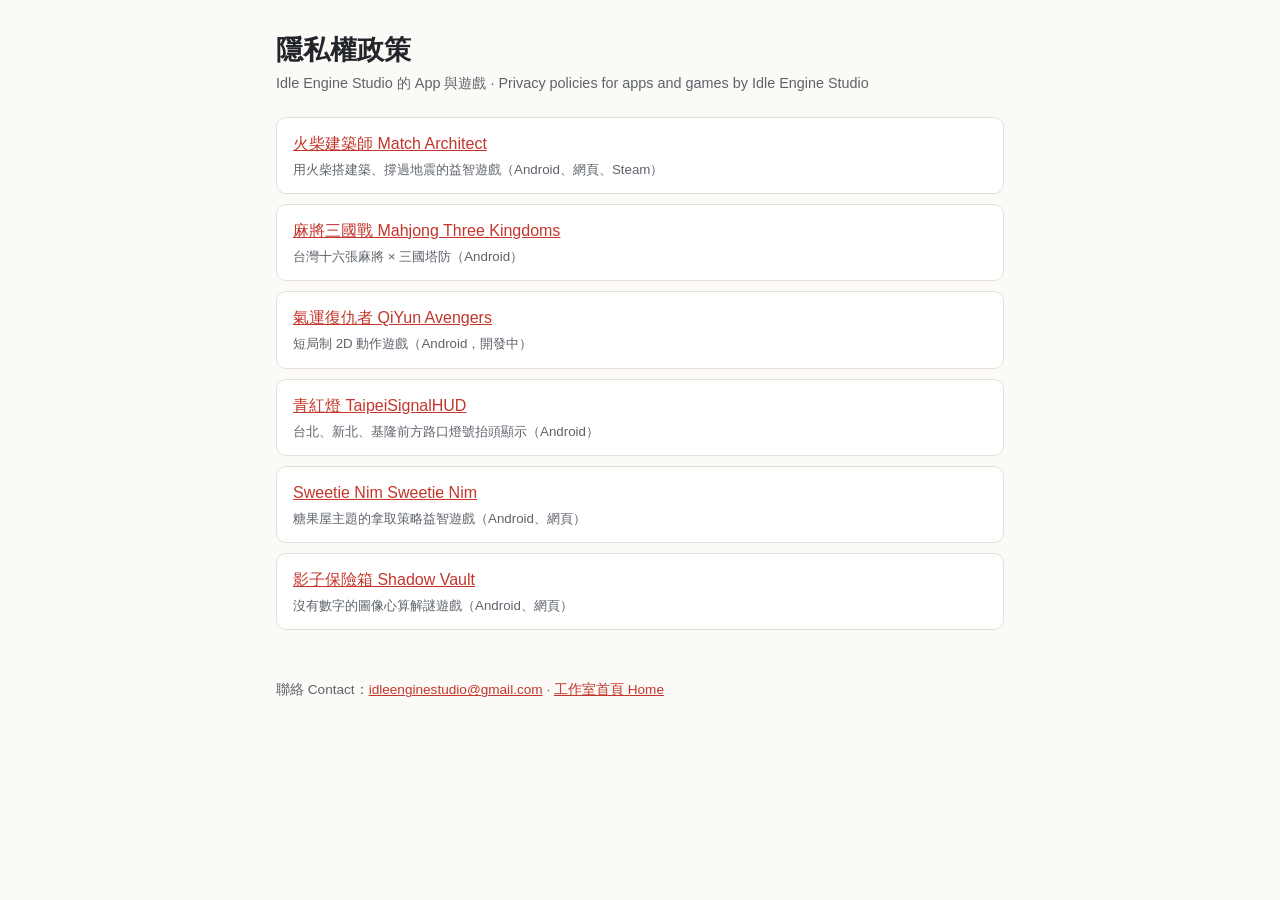
<file: privacy/index.html>
<!doctype html>
<html lang="zh-Hant">
<head>
<meta charset="utf-8">
<meta name="viewport" content="width=device-width, initial-scale=1">
<title>隱私權政策 · Privacy Policies</title>
<link rel="stylesheet" href="style.css">
<link rel="icon" type="image/png" href="/img/favicon-32.png">
</head>
<body><main>
<h1>隱私權政策</h1>
<p class="meta">Idle Engine Studio 的 App 與遊戲 · Privacy policies for apps and games by Idle Engine Studio</p>
<ul class="apps">
<li><a href="match-architect/">火柴建築師 Match Architect</a><small>用火柴搭建築、撐過地震的益智遊戲（Android、網頁、Steam）</small></li>
<li><a href="mahjong-three-kingdoms/">麻將三國戰 Mahjong Three Kingdoms</a><small>台灣十六張麻將 × 三國塔防（Android）</small></li>
<li><a href="qiyun-avengers/">氣運復仇者 QiYun Avengers</a><small>短局制 2D 動作遊戲（Android，開發中）</small></li>
<li><a href="taipei-signal-hud/">青紅燈 TaipeiSignalHUD</a><small>台北、新北、基隆前方路口燈號抬頭顯示（Android）</small></li>
<li><a href="sweetie-nim/">Sweetie Nim Sweetie Nim</a><small>糖果屋主題的拿取策略益智遊戲（Android、網頁）</small></li>
<li><a href="shadow-vault/">影子保險箱 Shadow Vault</a><small>沒有數字的圖像心算解謎遊戲（Android、網頁）</small></li>
</ul>
<footer>聯絡 Contact：<a href="mailto:idleenginestudio@gmail.com">idleenginestudio@gmail.com</a> · <a href="../">工作室首頁 Home</a></footer>
</main></body>
</html>
</file>
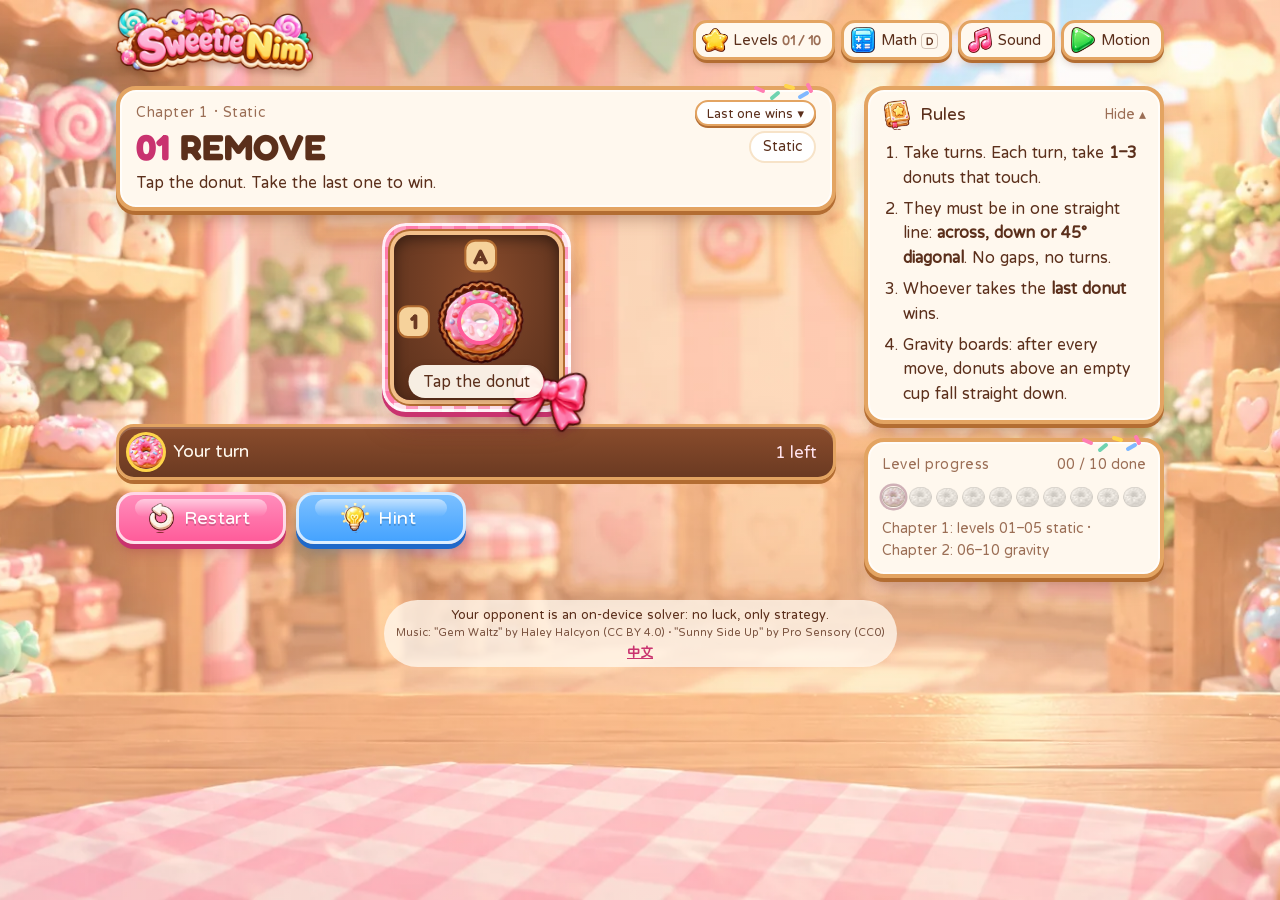
<file: sweetie-nim/index.html>
<!doctype html>
<html lang="zh-Hant">
<head>
  <meta charset="UTF-8">
  <meta name="viewport" content="width=device-width, initial-scale=1, viewport-fit=cover">
  <meta name="theme-color" content="#f7c6d6">
  <meta name="description" content="Sweetie Nim：沿橫、直或 45° 斜線，每回合拿走 1–3 顆甜甜圈。拿走最後一顆贏，或拿走最後一顆輸。">
  <title>Sweetie Nim</title>
  <link rel="icon" type="image/webp" href="/sweetie-nim/assets/candy/donut.webp">
  <script type="module" crossorigin src="/sweetie-nim/assets/index-Be9vIsCj.js"></script>
  <link rel="stylesheet" crossorigin href="/sweetie-nim/assets/index-qR1cHXwg.css">
</head>
<body>
<main class="page">
  <img class="decor decor-jar" src="/sweetie-nim/assets/candy/jar.webp" alt="" aria-hidden="true">
  <img class="decor decor-lollipop" src="/sweetie-nim/assets/candy/lollipop.webp" alt="" aria-hidden="true">
  <img class="decor decor-gingerbread" src="/sweetie-nim/assets/candy/gingerbread.webp" alt="" aria-hidden="true">
  <img class="decor decor-wrapped" src="/sweetie-nim/assets/candy/wrapped.webp" alt="" aria-hidden="true">

  <header class="topbar">
    <h1 class="wordmark"><img src="/sweetie-nim/assets/candy/logo.webp" alt="Sweetie Nim" width="900" height="300"></h1>
    <nav class="topbar-actions">
      <button id="levels-button" class="pill" aria-haspopup="dialog"><img class="pill-icon" src="/sweetie-nim/assets/candy/icon-star.webp" alt=""><span class="pill-text"><span data-i18n="btn.levels">關卡</span> <span id="progress">01 / 10</span></span></button>
      <button id="math-button" class="pill" aria-pressed="false"><img class="pill-icon" src="/sweetie-nim/assets/candy/icon-calc.webp" alt=""><span class="pill-text"><span data-i18n="btn.math">數學</span> <kbd>D</kbd></span></button>
      <button id="sound-button" class="pill" aria-pressed="true"><img class="pill-icon when-on" src="/sweetie-nim/assets/candy/icon-note.webp" alt=""><img class="pill-icon when-off" src="/sweetie-nim/assets/candy/icon-mute.webp" alt=""><span class="pill-text label">音效 開</span></button>
      <button id="effects-button" class="pill" aria-pressed="true"><img class="pill-icon" src="/sweetie-nim/assets/candy/icon-play.webp" alt=""><span class="pill-text label">動畫 開</span></button>
    </nav>
  </header>

  <div class="layout">
    <section class="game">
      <div class="level-card cookie">
        <div class="card-head"><p id="chapter" class="eyebrow"></p><button id="mode-chip" class="mode-chip" type="button" aria-haspopup="dialog"></button></div>
        <div class="level-title">
          <h2><span id="level-number"></span><span id="level-name"></span></h2>
          <span id="world" class="world"></span>
        </div>
        <p id="lesson" class="lesson"></p>
      </div>

      <div class="mat">
        <svg id="board" role="application" data-i18n-aria="board.aria" tabindex="0"></svg>
        <img class="box-bow" src="/sweetie-nim/assets/candy/bow.webp" alt="" aria-hidden="true">
        <div id="chapter-transition" class="chapter-transition" hidden><span data-i18n="chapter2.small">第二章</span><strong data-i18n="chapter2.big">重力 ↓</strong><span data-i18n="chapter2.text">每一步之後，甜甜圈都會往下掉。</span></div>
        <div id="burst" class="burst" aria-hidden="true"></div>
        <div id="coach" class="coach" hidden aria-hidden="true"><span class="coach-finger"></span><span class="coach-text"></span></div>
      </div>

      <div class="turn-bar"><span id="status" role="status" aria-live="polite"></span><span id="piece-count"></span></div>
      <p id="verdict" class="verdict" hidden></p>

      <div id="outcome" class="outcome cookie" hidden>
        <img class="outcome-trophy" src="/sweetie-nim/assets/candy/trophy.webp" alt="" aria-hidden="true">
        <p id="outcome-stars" class="stars" hidden></p>
        <p id="outcome-text"></p>
        <p id="outcome-tip" class="small" hidden></p>
        <div class="outcome-actions"><button id="next-button" class="button jelly pink">下一關 →</button><button id="share-button" class="button jelly blue" hidden data-i18n="btn.share">分享成績</button><button id="remind-prompt" class="button" hidden data-i18n="remind.prompt">每天提醒我</button><button id="analyze-button" class="button" data-i18n="btn.analyze">回合紀錄</button></div>
      </div>
      <div class="controls">
        <button id="restart-button" class="button jelly pink"><img class="button-icon" src="/sweetie-nim/assets/candy/icon-restart.webp" alt=""><span data-i18n="btn.restart">重新開始</span></button>
        <button id="hint-button" class="button jelly blue" aria-expanded="false"><img class="button-icon" src="/sweetie-nim/assets/candy/icon-bulb.webp" alt=""><span data-i18n="btn.hint">提示</span></button>
      </div>
      <p id="hint" class="hint" hidden></p>

      <section id="math" class="card cookie math" hidden><h2 class="eyebrow" data-i18n="math.title">數學 · 本機解題器</h2><pre id="math-data"></pre></section>
      <section id="analysis" class="card cookie analysis" hidden><h2 class="eyebrow" data-i18n="analysis.title">回合紀錄</h2><p class="small" data-i18n="analysis.legend">N = 輪到這一方可以必勝 · P = 輪到這一方必敗</p><ol id="trace"></ol></section>
    </section>

    <aside class="side">
      <details id="rules" class="card cookie rules">
        <summary data-open="收合 ▴" data-closed="展開 ▾"><span class="summary-title"><img src="/sweetie-nim/assets/candy/icon-book.webp" alt="" aria-hidden="true"><span data-i18n="rules.title">規則</span></span></summary>
        <ol class="rule-list">
          <li data-i18n-html="rules.1">兩人輪流，每回合拿走 <b>1–3 顆</b>相鄰的甜甜圈。</li>
          <li data-i18n-html="rules.2">必須在同一條直線上：<b>橫、直或 45° 斜</b>。不能跳過空格，也不能轉彎。</li>
          <li id="rule-win">拿走<b>最後一顆</b>的人獲勝。</li>
          <li data-i18n-html="rules.4">重力盤面：每一步之後，上方的甜甜圈會直直落下。</li>
        </ol>
      </details>
      <section class="card cookie progress-card">
        <div class="progress-head"><span class="eyebrow" data-i18n="progress.title">闖關進度</span><span id="completed-count" class="small">00 / 10 完成</span></div>
        <div id="mission-track" class="mission-track"></div>
        <p class="small" data-i18n="progress.chapters">第一章 01–05 靜態 · 第二章 06–10 重力</p>
      </section>
    </aside>
  </div>
  <footer class="footer"><span data-i18n="footer.text">對手是本機解題器：沒有運氣，只有策略。</span> <span class="credit" data-i18n="footer.music">音樂</span> <button id="lang-button" class="link-button lang" type="button" lang="en">English</button> <button id="privacy-button" class="link-button privacy" type="button" data-i18n="footer.privacy">隱私設定</button></footer>
</main>
<dialog id="level-dialog" data-i18n-aria="menu.title">
  <div class="dialog-heading"><h2 data-i18n="menu.rule">規則</h2><button id="close-levels" class="icon-button" data-i18n-aria="menu.close">×</button></div>
  <div class="mode-picker" role="radiogroup">
    <button id="mode-normal" class="mode-card" role="radio" data-mode="normal"><img src="/sweetie-nim/assets/candy/trophy.webp" alt=""><span class="mode-name" data-i18n-html="mode.normal.name">拿最後一顆<b>贏</b></span><span class="mode-rule" data-i18n="mode.normal.rule">把最後一顆搶到手</span><span class="mode-progress"></span></button>
    <button id="mode-misere" class="mode-card" role="radio" data-mode="misere"><img src="/sweetie-nim/assets/candy/gingerbread.webp" alt=""><span class="mode-name" data-i18n-html="mode.misere.name">拿最後一顆<b>輸</b></span><span class="mode-rule" data-i18n="mode.misere.rule">把最後一顆留給電腦</span><span class="mode-progress"></span></button>
  </div>
  <h2 class="dialog-subheading" data-i18n="menu.play">玩法</h2>
  <div class="play-tabs" role="tablist">
    <button class="play-tab" role="tab" data-play="campaign"><img src="/sweetie-nim/assets/candy/icon-star.webp" alt=""><span data-i18n="play.campaign">闖關</span></button>
    <button class="play-tab" role="tab" data-play="daily"><img src="/sweetie-nim/assets/candy/icon-bulb.webp" alt=""><span data-i18n="play.daily">每日一題</span></button>
    <button class="play-tab" role="tab" data-play="endless"><img src="/sweetie-nim/assets/candy/jar.webp" alt=""><span data-i18n="play.endless">無限挑戰</span></button>
    <button class="play-tab" role="tab" data-play="duo"><img src="/sweetie-nim/assets/candy/bow.webp" alt=""><span data-i18n="play.duo">雙人對戰</span></button>
  </div>
  <section class="play-panel" data-panel="campaign" role="tabpanel">
    <p class="small"><span data-i18n="play.campaign.desc">10 關教學關卡</span> · <span data-i18n="progress.chapters">第一章 01–05 靜態 · 第二章 06–10 重力</span></p>
    <div id="level-list"></div>
  </section>
  <section class="play-panel" data-panel="daily" role="tabpanel" hidden>
    <p class="small" data-i18n="play.daily.desc">每天一題，大家同一題</p>
    <p id="daily-status" class="panel-status"></p>
    <button id="daily-button" class="button jelly pink wide">開始今天的題目</button>
    <button id="daily-share" class="button jelly blue wide" hidden data-i18n="daily.share">分享今天的成績</button>
  </section>
  <section class="play-panel" data-panel="endless" role="tabpanel" hidden>
    <p class="small" data-i18n="play.endless.desc">電腦出題，玩不完</p>
    <div class="choice-row">
      <button class="button choice" data-endless="easy"><span data-i18n="diff.easy">簡單</span><small></small></button>
      <button class="button choice" data-endless="normal"><span data-i18n="diff.normal">普通</span><small></small></button>
      <button class="button choice" data-endless="hard"><span data-i18n="diff.hard">困難</span><small></small></button>
    </div>
  </section>
  <section class="play-panel" data-panel="duo" role="tabpanel" hidden>
    <p class="small"><span data-i18n="play.duo.desc">兩人輪流用同一支手機</span> · <span data-i18n="duo.note">每局隨機出盤面，靜態或重力。</span></p>
    <div class="choice-row">
      <button class="button choice" data-duo="small" data-i18n="duo.small">小盤</button>
      <button class="button choice" data-duo="medium" data-i18n="duo.medium">中盤</button>
      <button class="button choice" data-duo="large" data-i18n="duo.large">大盤</button>
    </div>
  </section>
  <p class="small web-only app-note" data-i18n="web.more">更多規則、每日一題和更難的無限挑戰，請見 Sweetie Nim 手機版。</p>
  <h2 class="dialog-subheading" data-i18n="menu.settings">設定</h2>
  <div class="settings-row">
    <button id="music-button" class="button choice" aria-pressed="true"><img class="button-icon" src="/sweetie-nim/assets/candy/icon-note.webp" alt=""><span class="label">音樂 開</span></button>
    <button id="menu-lang-button" class="button choice" type="button">English</button>
  </div>
  <div class="settings-row native-only">
    <button id="remind-button" class="button choice" aria-pressed="false"><span class="label">每日提醒 關</span></button>
    <label class="time-field"><span data-i18n="remind.time">提醒時間</span><input id="remind-time" type="time" value="20:00"></label>
  </div>
  <p class="small" data-i18n="settings.note">上方的「音效」按鈕會一起關掉音樂。</p>
</dialog>
<div id="toast" class="toast" role="status" hidden></div>

<!-- Start screen: shown on every launch; removed when the player taps Start. -->
<div id="title-screen" class="title-screen">
  <div class="title-frame">
    <img class="title-logo" src="/sweetie-nim/assets/candy/logo.webp" alt="Sweetie Nim" width="900" height="292">
    <button id="start-button" class="button jelly pink title-start" type="button"><span data-i18n="btn.start">開始遊戲</span></button>
  </div>
</div>
</body>
</html>
</file>
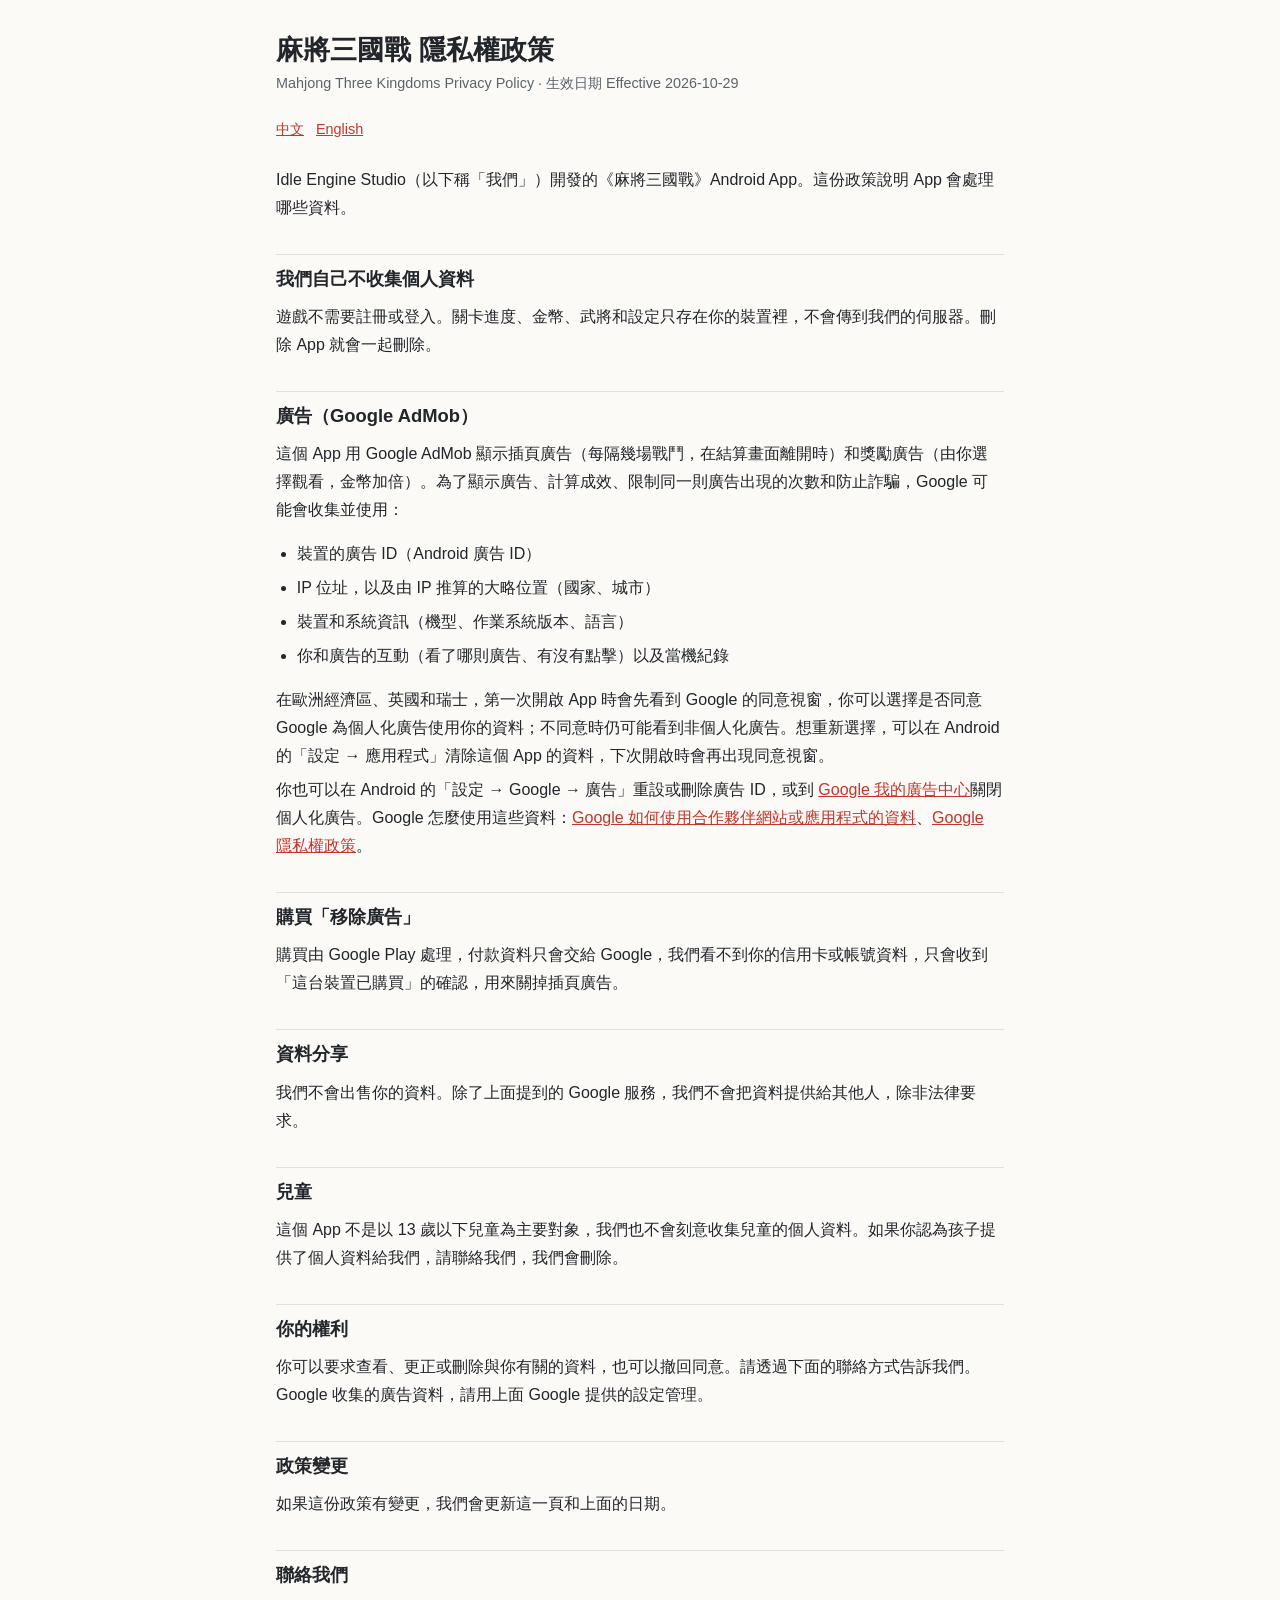
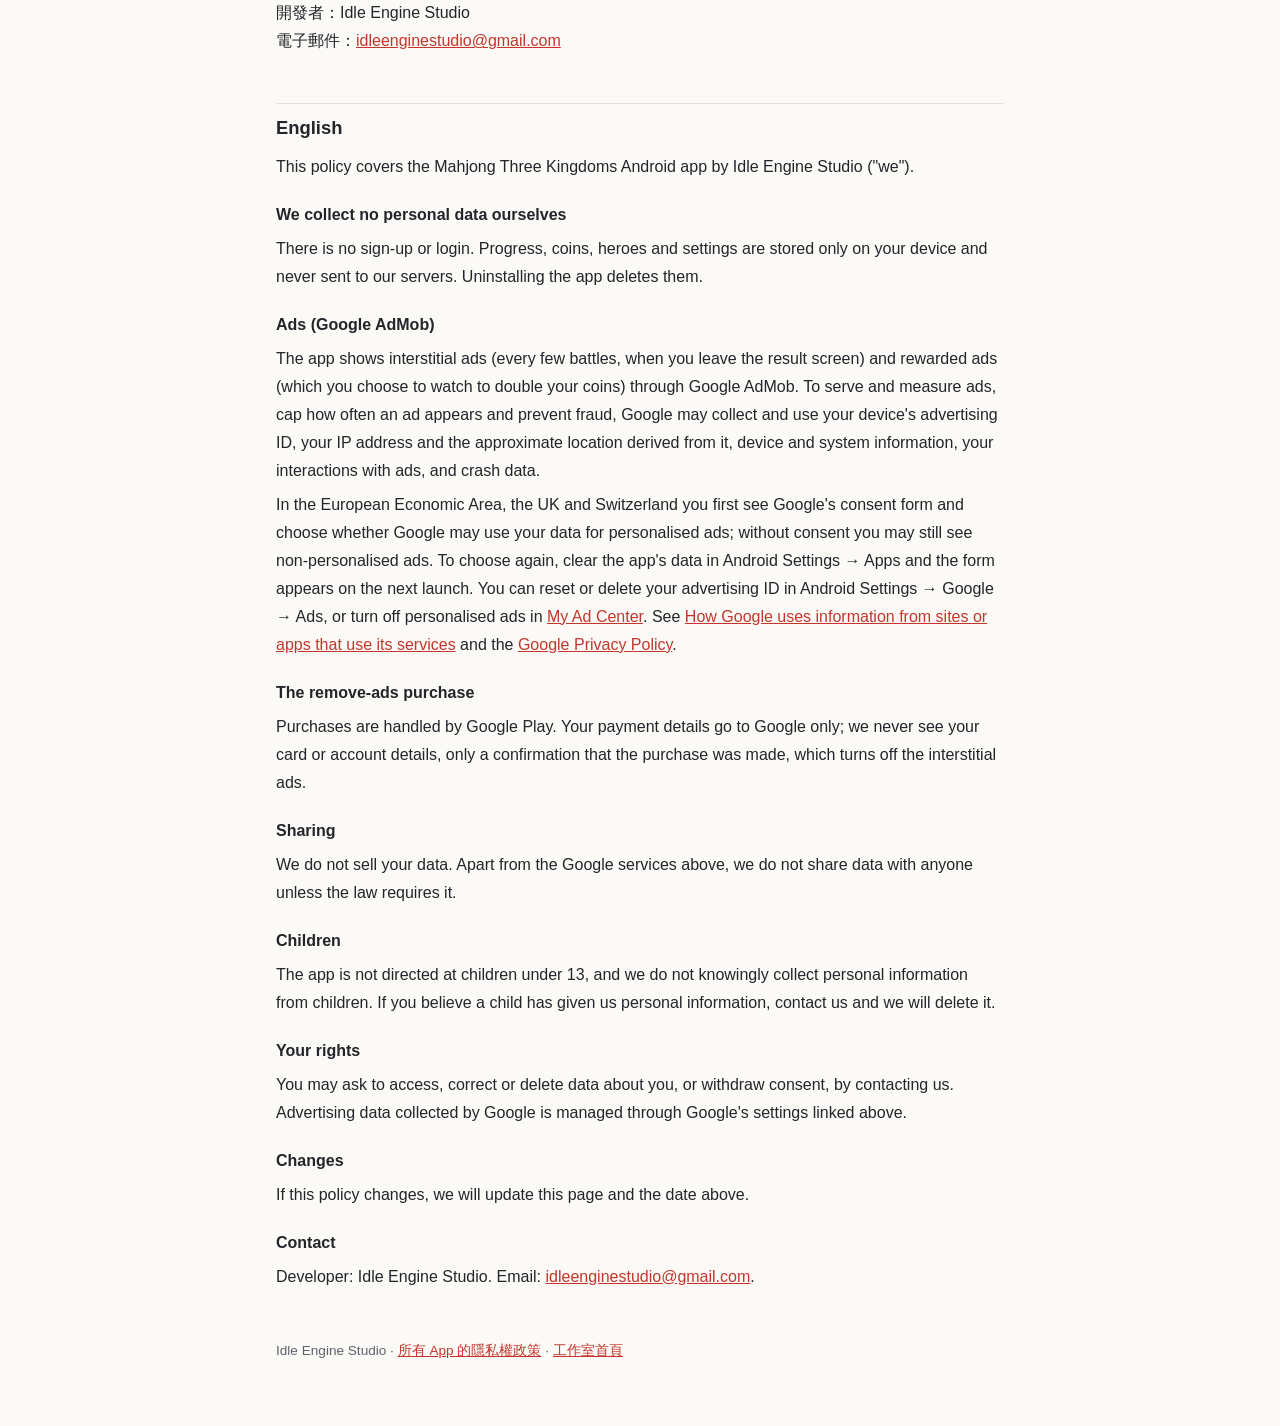
<file: privacy/mahjong-three-kingdoms/index.html>
<!doctype html>
<html lang="zh-Hant">
<head>
<meta charset="utf-8">
<meta name="viewport" content="width=device-width, initial-scale=1">
<title>麻將三國戰 隱私權政策 · Mahjong Three Kingdoms Privacy Policy</title>
<link rel="stylesheet" href="../style.css">
<link rel="icon" type="image/png" href="/img/favicon-32.png">
</head>
<body><main>
<h1>麻將三國戰 隱私權政策</h1>
<p class="meta">Mahjong Three Kingdoms Privacy Policy · 生效日期 Effective 2026-10-29</p>
<p class="lang"><a href="#zh">中文</a><a href="#en">English</a></p>
<section id="zh">
<p>Idle Engine Studio（以下稱「我們」）開發的《麻將三國戰》Android App。這份政策說明 App 會處理哪些資料。</p>
<h2>我們自己不收集個人資料</h2>
<p>遊戲不需要註冊或登入。關卡進度、金幣、武將和設定只存在你的裝置裡，不會傳到我們的伺服器。刪除 App 就會一起刪除。</p>
<h2>廣告（Google AdMob）</h2>
<p>這個 App 用 Google AdMob 顯示插頁廣告（每隔幾場戰鬥，在結算畫面離開時）和獎勵廣告（由你選擇觀看，金幣加倍）。為了顯示廣告、計算成效、限制同一則廣告出現的次數和防止詐騙，Google 可能會收集並使用：</p>
<ul>
<li>裝置的廣告 ID（Android 廣告 ID）</li>
<li>IP 位址，以及由 IP 推算的大略位置（國家、城市）</li>
<li>裝置和系統資訊（機型、作業系統版本、語言）</li>
<li>你和廣告的互動（看了哪則廣告、有沒有點擊）以及當機紀錄</li>
</ul>
<p>在歐洲經濟區、英國和瑞士，第一次開啟 App 時會先看到 Google 的同意視窗，你可以選擇是否同意 Google 為個人化廣告使用你的資料；不同意時仍可能看到非個人化廣告。想重新選擇，可以在 Android 的「設定 → 應用程式」清除這個 App 的資料，下次開啟時會再出現同意視窗。</p>
<p>你也可以在 Android 的「設定 → Google → 廣告」重設或刪除廣告 ID，或到 <a href="https://myadcenter.google.com/">Google 我的廣告中心</a>關閉個人化廣告。Google 怎麼使用這些資料：<a href="https://policies.google.com/technologies/partner-sites">Google 如何使用合作夥伴網站或應用程式的資料</a>、<a href="https://policies.google.com/privacy">Google 隱私權政策</a>。</p>
<h2>購買「移除廣告」</h2>
<p>購買由 Google Play 處理，付款資料只會交給 Google，我們看不到你的信用卡或帳號資料，只會收到「這台裝置已購買」的確認，用來關掉插頁廣告。</p>
<h2>資料分享</h2>
<p>我們不會出售你的資料。除了上面提到的 Google 服務，我們不會把資料提供給其他人，除非法律要求。</p>
<h2>兒童</h2>
<p>這個 App 不是以 13 歲以下兒童為主要對象，我們也不會刻意收集兒童的個人資料。如果你認為孩子提供了個人資料給我們，請聯絡我們，我們會刪除。</p>
<h2>你的權利</h2>
<p>你可以要求查看、更正或刪除與你有關的資料，也可以撤回同意。請透過下面的聯絡方式告訴我們。Google 收集的廣告資料，請用上面 Google 提供的設定管理。</p>
<h2>政策變更</h2>
<p>如果這份政策有變更，我們會更新這一頁和上面的日期。</p>
<h2>聯絡我們</h2>
<p>開發者：Idle Engine Studio<br>電子郵件：<a href="mailto:idleenginestudio@gmail.com">idleenginestudio@gmail.com</a></p>
</section>
<section id="en" class="en">
<h2>English</h2>
<p>This policy covers the Mahjong Three Kingdoms Android app by Idle Engine Studio ("we").</p>
<h3>We collect no personal data ourselves</h3>
<p>There is no sign-up or login. Progress, coins, heroes and settings are stored only on your device and never sent to our servers. Uninstalling the app deletes them.</p>
<h3>Ads (Google AdMob)</h3>
<p>The app shows interstitial ads (every few battles, when you leave the result screen) and rewarded ads (which you choose to watch to double your coins) through Google AdMob. To serve and measure ads, cap how often an ad appears and prevent fraud, Google may collect and use your device's advertising ID, your IP address and the approximate location derived from it, device and system information, your interactions with ads, and crash data.</p>
<p>In the European Economic Area, the UK and Switzerland you first see Google's consent form and choose whether Google may use your data for personalised ads; without consent you may still see non-personalised ads. To choose again, clear the app's data in Android Settings → Apps and the form appears on the next launch. You can reset or delete your advertising ID in Android Settings → Google → Ads, or turn off personalised ads in <a href="https://myadcenter.google.com/">My Ad Center</a>. See <a href="https://policies.google.com/technologies/partner-sites">How Google uses information from sites or apps that use its services</a> and the <a href="https://policies.google.com/privacy">Google Privacy Policy</a>.</p>
<h3>The remove-ads purchase</h3>
<p>Purchases are handled by Google Play. Your payment details go to Google only; we never see your card or account details, only a confirmation that the purchase was made, which turns off the interstitial ads.</p>
<h3>Sharing</h3>
<p>We do not sell your data. Apart from the Google services above, we do not share data with anyone unless the law requires it.</p>
<h3>Children</h3>
<p>The app is not directed at children under 13, and we do not knowingly collect personal information from children. If you believe a child has given us personal information, contact us and we will delete it.</p>
<h3>Your rights</h3>
<p>You may ask to access, correct or delete data about you, or withdraw consent, by contacting us. Advertising data collected by Google is managed through Google's settings linked above.</p>
<h3>Changes</h3>
<p>If this policy changes, we will update this page and the date above.</p>
<h3>Contact</h3>
<p>Developer: Idle Engine Studio. Email: <a href="mailto:idleenginestudio@gmail.com">idleenginestudio@gmail.com</a>.</p>
</section>
<footer>Idle Engine Studio · <a href="../">所有 App 的隱私權政策</a> · <a href="../../">工作室首頁</a></footer>
</main></body>
</html>
</file>
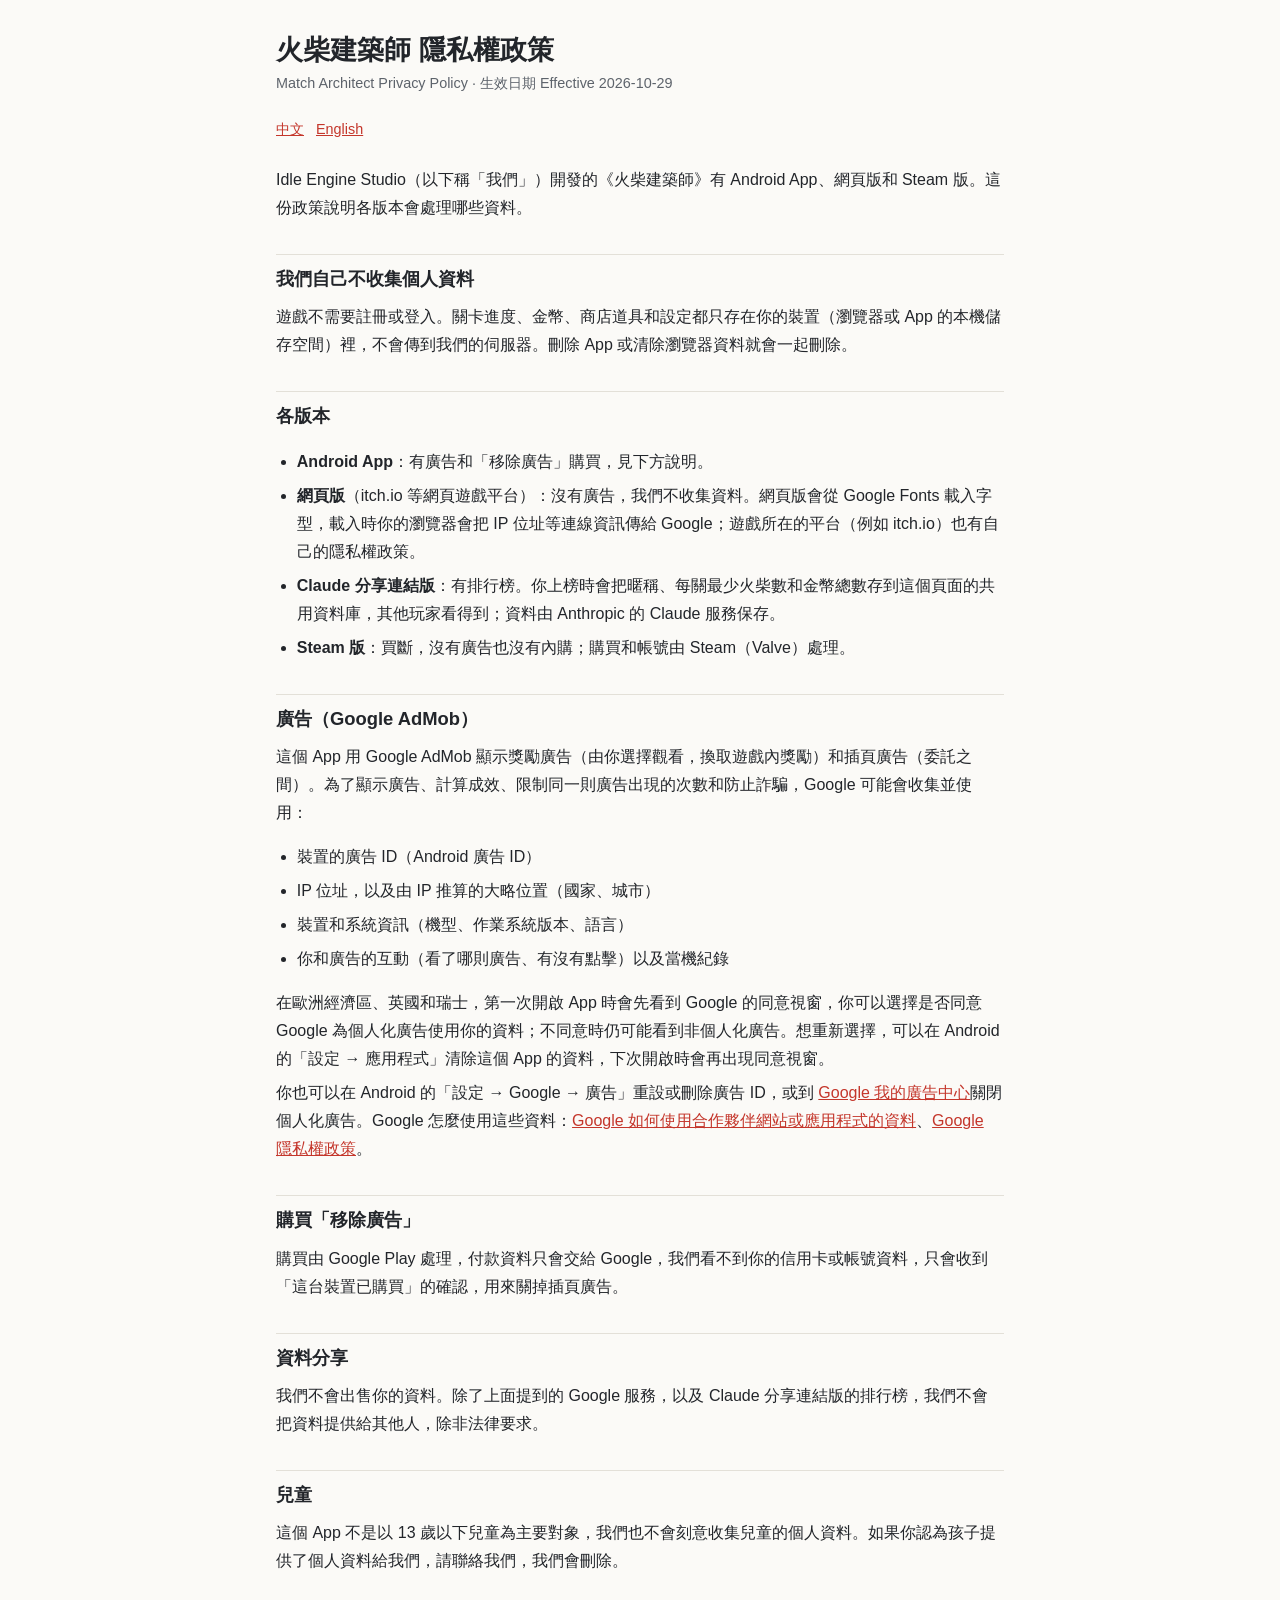
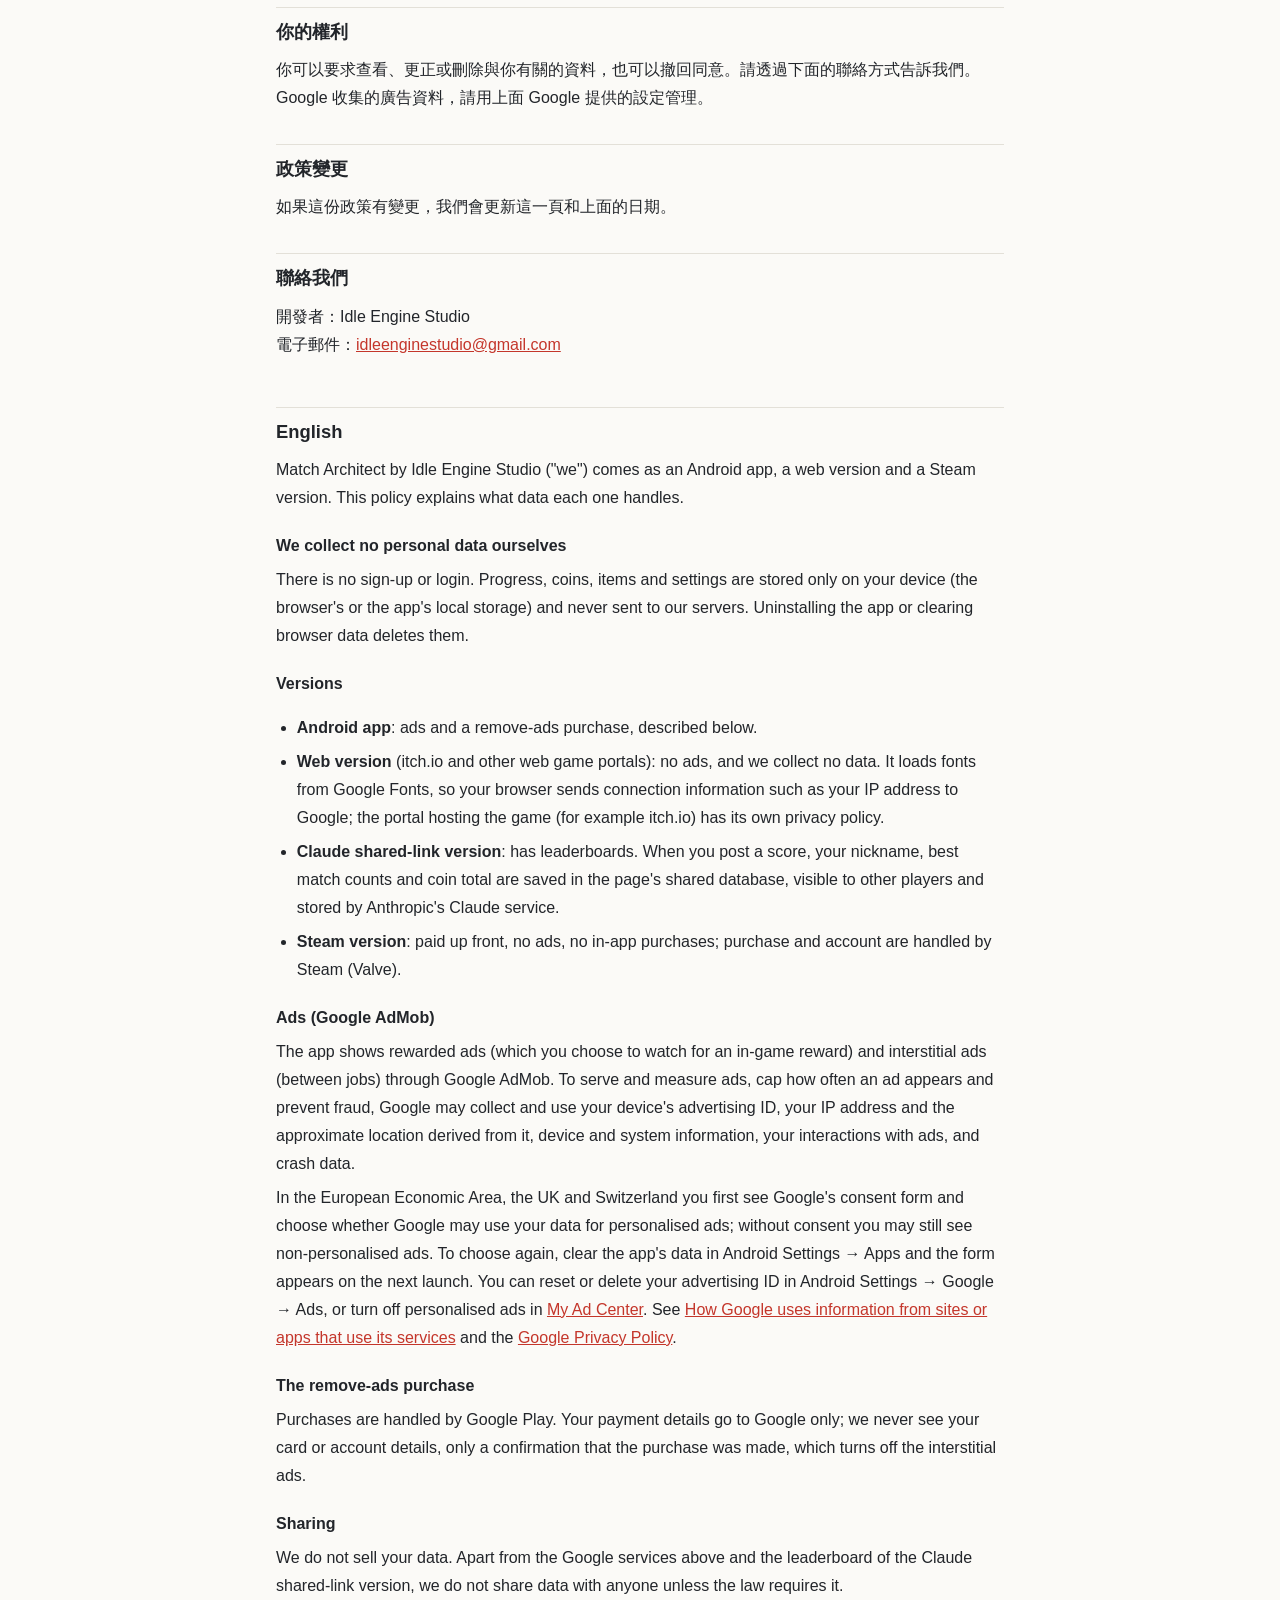
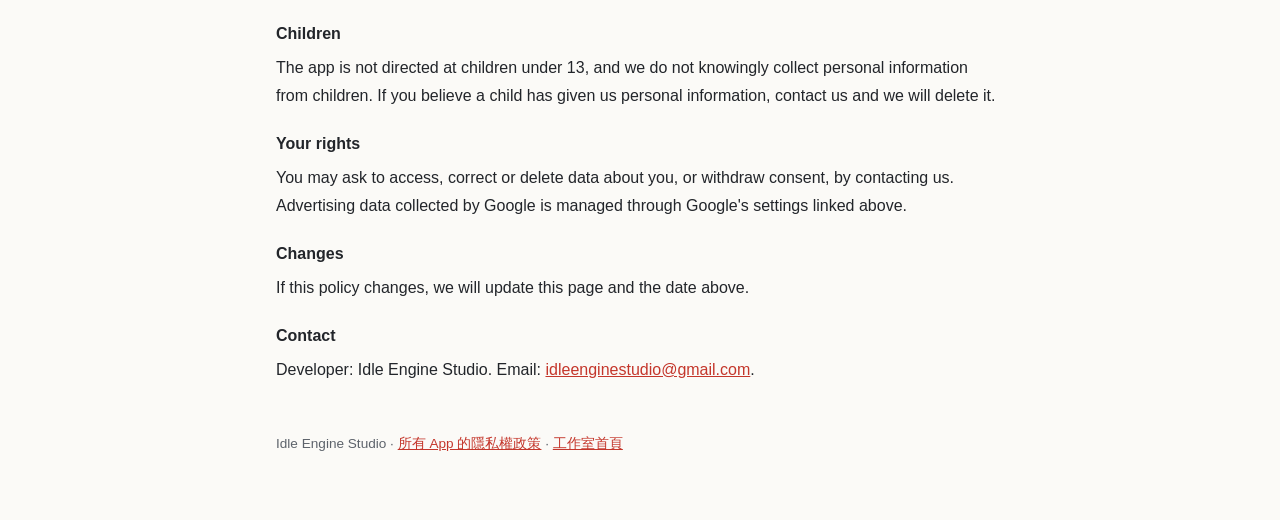
<file: privacy/match-architect/index.html>
<!doctype html>
<html lang="zh-Hant">
<head>
<meta charset="utf-8">
<meta name="viewport" content="width=device-width, initial-scale=1">
<title>火柴建築師 隱私權政策 · Match Architect Privacy Policy</title>
<link rel="stylesheet" href="../style.css">
<link rel="icon" type="image/png" href="/img/favicon-32.png">
</head>
<body><main>
<h1>火柴建築師 隱私權政策</h1>
<p class="meta">Match Architect Privacy Policy · 生效日期 Effective 2026-10-29</p>
<p class="lang"><a href="#zh">中文</a><a href="#en">English</a></p>
<section id="zh">
<p>Idle Engine Studio（以下稱「我們」）開發的《火柴建築師》有 Android App、網頁版和 Steam 版。這份政策說明各版本會處理哪些資料。</p>
<h2>我們自己不收集個人資料</h2>
<p>遊戲不需要註冊或登入。關卡進度、金幣、商店道具和設定都只存在你的裝置（瀏覽器或 App 的本機儲存空間）裡，不會傳到我們的伺服器。刪除 App 或清除瀏覽器資料就會一起刪除。</p>
<h2>各版本</h2>
<ul>
<li><b>Android App</b>：有廣告和「移除廣告」購買，見下方說明。</li>
<li><b>網頁版</b>（itch.io 等網頁遊戲平台）：沒有廣告，我們不收集資料。網頁版會從 Google Fonts 載入字型，載入時你的瀏覽器會把 IP 位址等連線資訊傳給 Google；遊戲所在的平台（例如 itch.io）也有自己的隱私權政策。</li>
<li><b>Claude 分享連結版</b>：有排行榜。你上榜時會把暱稱、每關最少火柴數和金幣總數存到這個頁面的共用資料庫，其他玩家看得到；資料由 Anthropic 的 Claude 服務保存。</li>
<li><b>Steam 版</b>：買斷，沒有廣告也沒有內購；購買和帳號由 Steam（Valve）處理。</li>
</ul>
<h2>廣告（Google AdMob）</h2>
<p>這個 App 用 Google AdMob 顯示獎勵廣告（由你選擇觀看，換取遊戲內獎勵）和插頁廣告（委託之間）。為了顯示廣告、計算成效、限制同一則廣告出現的次數和防止詐騙，Google 可能會收集並使用：</p>
<ul>
<li>裝置的廣告 ID（Android 廣告 ID）</li>
<li>IP 位址，以及由 IP 推算的大略位置（國家、城市）</li>
<li>裝置和系統資訊（機型、作業系統版本、語言）</li>
<li>你和廣告的互動（看了哪則廣告、有沒有點擊）以及當機紀錄</li>
</ul>
<p>在歐洲經濟區、英國和瑞士，第一次開啟 App 時會先看到 Google 的同意視窗，你可以選擇是否同意 Google 為個人化廣告使用你的資料；不同意時仍可能看到非個人化廣告。想重新選擇，可以在 Android 的「設定 → 應用程式」清除這個 App 的資料，下次開啟時會再出現同意視窗。</p>
<p>你也可以在 Android 的「設定 → Google → 廣告」重設或刪除廣告 ID，或到 <a href="https://myadcenter.google.com/">Google 我的廣告中心</a>關閉個人化廣告。Google 怎麼使用這些資料：<a href="https://policies.google.com/technologies/partner-sites">Google 如何使用合作夥伴網站或應用程式的資料</a>、<a href="https://policies.google.com/privacy">Google 隱私權政策</a>。</p>
<h2>購買「移除廣告」</h2>
<p>購買由 Google Play 處理，付款資料只會交給 Google，我們看不到你的信用卡或帳號資料，只會收到「這台裝置已購買」的確認，用來關掉插頁廣告。</p>
<h2>資料分享</h2>
<p>我們不會出售你的資料。除了上面提到的 Google 服務，以及 Claude 分享連結版的排行榜，我們不會把資料提供給其他人，除非法律要求。</p>
<h2>兒童</h2>
<p>這個 App 不是以 13 歲以下兒童為主要對象，我們也不會刻意收集兒童的個人資料。如果你認為孩子提供了個人資料給我們，請聯絡我們，我們會刪除。</p>
<h2>你的權利</h2>
<p>你可以要求查看、更正或刪除與你有關的資料，也可以撤回同意。請透過下面的聯絡方式告訴我們。Google 收集的廣告資料，請用上面 Google 提供的設定管理。</p>
<h2>政策變更</h2>
<p>如果這份政策有變更，我們會更新這一頁和上面的日期。</p>
<h2>聯絡我們</h2>
<p>開發者：Idle Engine Studio<br>電子郵件：<a href="mailto:idleenginestudio@gmail.com">idleenginestudio@gmail.com</a></p>
</section>
<section id="en" class="en">
<h2>English</h2>
<p>Match Architect by Idle Engine Studio ("we") comes as an Android app, a web version and a Steam version. This policy explains what data each one handles.</p>
<h3>We collect no personal data ourselves</h3>
<p>There is no sign-up or login. Progress, coins, items and settings are stored only on your device (the browser's or the app's local storage) and never sent to our servers. Uninstalling the app or clearing browser data deletes them.</p>
<h3>Versions</h3>
<ul>
<li><b>Android app</b>: ads and a remove-ads purchase, described below.</li>
<li><b>Web version</b> (itch.io and other web game portals): no ads, and we collect no data. It loads fonts from Google Fonts, so your browser sends connection information such as your IP address to Google; the portal hosting the game (for example itch.io) has its own privacy policy.</li>
<li><b>Claude shared-link version</b>: has leaderboards. When you post a score, your nickname, best match counts and coin total are saved in the page's shared database, visible to other players and stored by Anthropic's Claude service.</li>
<li><b>Steam version</b>: paid up front, no ads, no in-app purchases; purchase and account are handled by Steam (Valve).</li>
</ul>
<h3>Ads (Google AdMob)</h3>
<p>The app shows rewarded ads (which you choose to watch for an in-game reward) and interstitial ads (between jobs) through Google AdMob. To serve and measure ads, cap how often an ad appears and prevent fraud, Google may collect and use your device's advertising ID, your IP address and the approximate location derived from it, device and system information, your interactions with ads, and crash data.</p>
<p>In the European Economic Area, the UK and Switzerland you first see Google's consent form and choose whether Google may use your data for personalised ads; without consent you may still see non-personalised ads. To choose again, clear the app's data in Android Settings → Apps and the form appears on the next launch. You can reset or delete your advertising ID in Android Settings → Google → Ads, or turn off personalised ads in <a href="https://myadcenter.google.com/">My Ad Center</a>. See <a href="https://policies.google.com/technologies/partner-sites">How Google uses information from sites or apps that use its services</a> and the <a href="https://policies.google.com/privacy">Google Privacy Policy</a>.</p>
<h3>The remove-ads purchase</h3>
<p>Purchases are handled by Google Play. Your payment details go to Google only; we never see your card or account details, only a confirmation that the purchase was made, which turns off the interstitial ads.</p>
<h3>Sharing</h3>
<p>We do not sell your data. Apart from the Google services above and the leaderboard of the Claude shared-link version, we do not share data with anyone unless the law requires it.</p>
<h3>Children</h3>
<p>The app is not directed at children under 13, and we do not knowingly collect personal information from children. If you believe a child has given us personal information, contact us and we will delete it.</p>
<h3>Your rights</h3>
<p>You may ask to access, correct or delete data about you, or withdraw consent, by contacting us. Advertising data collected by Google is managed through Google's settings linked above.</p>
<h3>Changes</h3>
<p>If this policy changes, we will update this page and the date above.</p>
<h3>Contact</h3>
<p>Developer: Idle Engine Studio. Email: <a href="mailto:idleenginestudio@gmail.com">idleenginestudio@gmail.com</a>.</p>
</section>
<footer>Idle Engine Studio · <a href="../">所有 App 的隱私權政策</a> · <a href="../../">工作室首頁</a></footer>
</main></body>
</html>
</file>
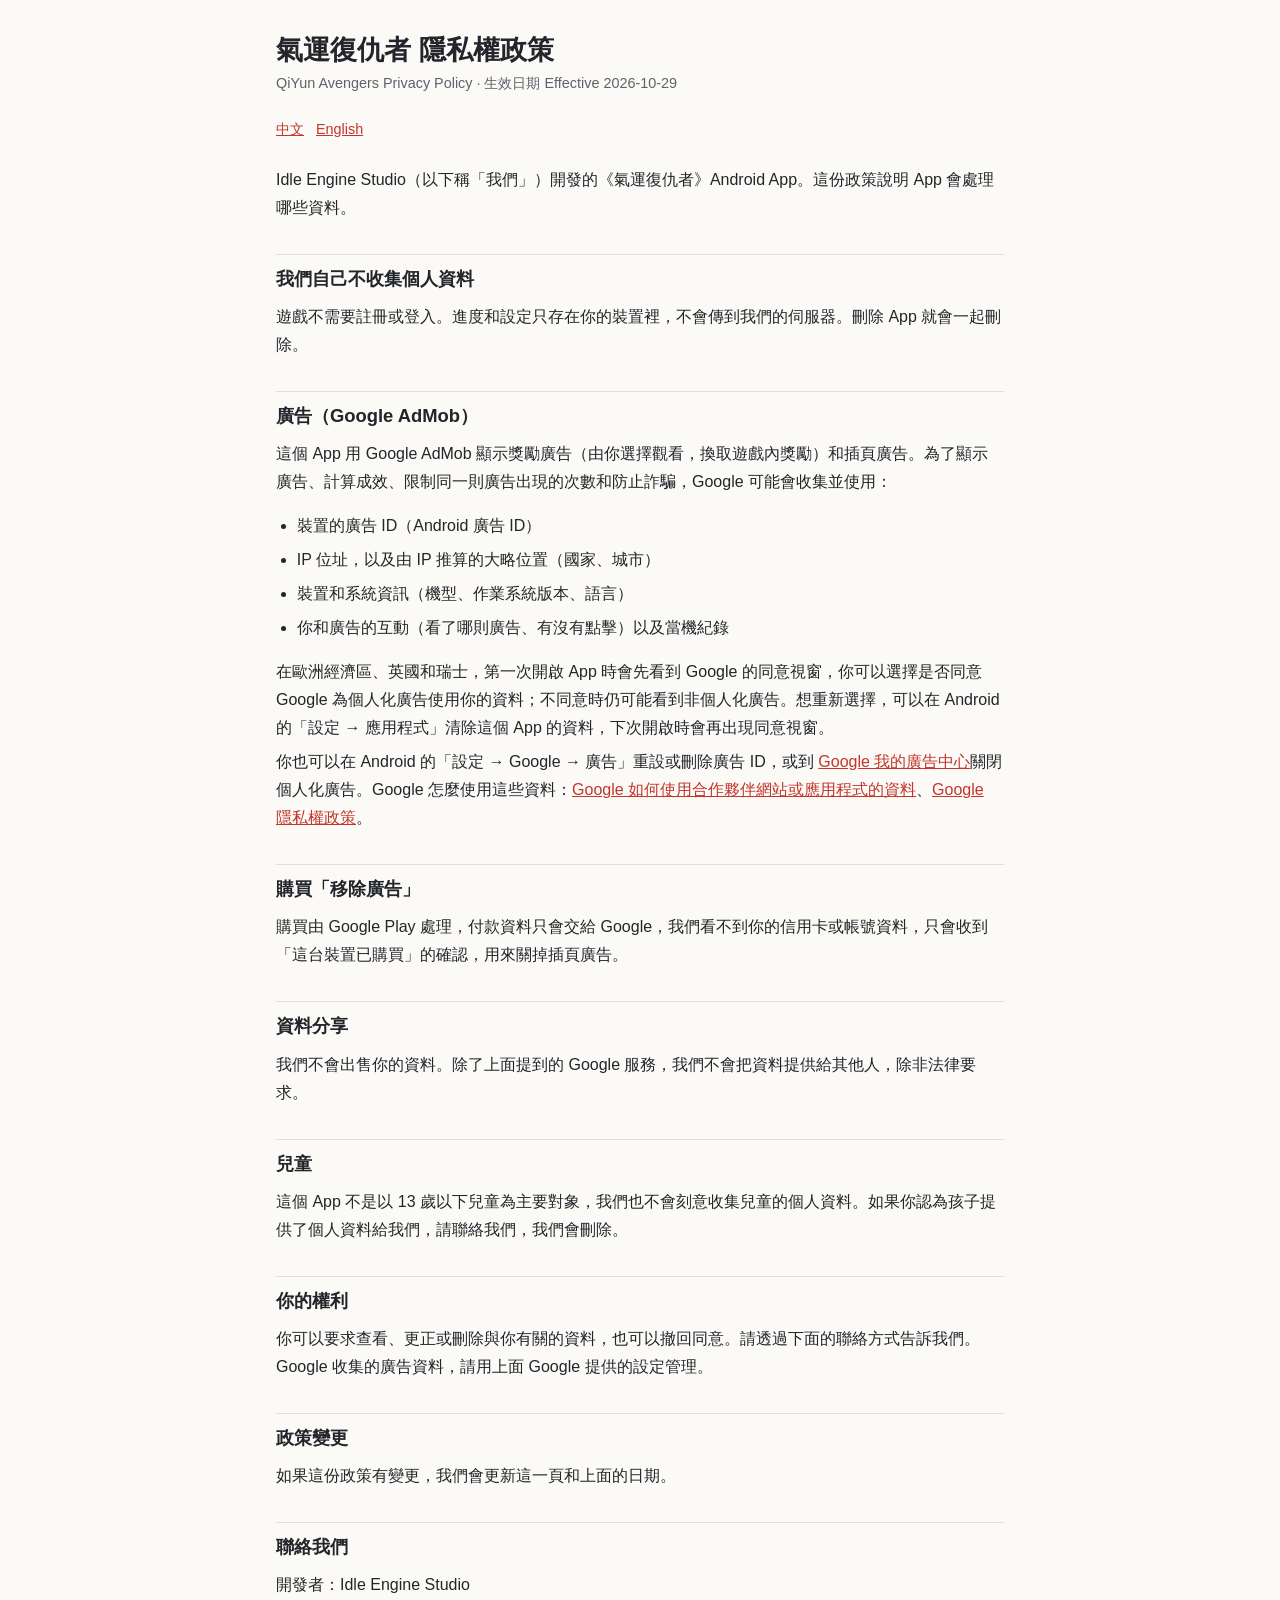
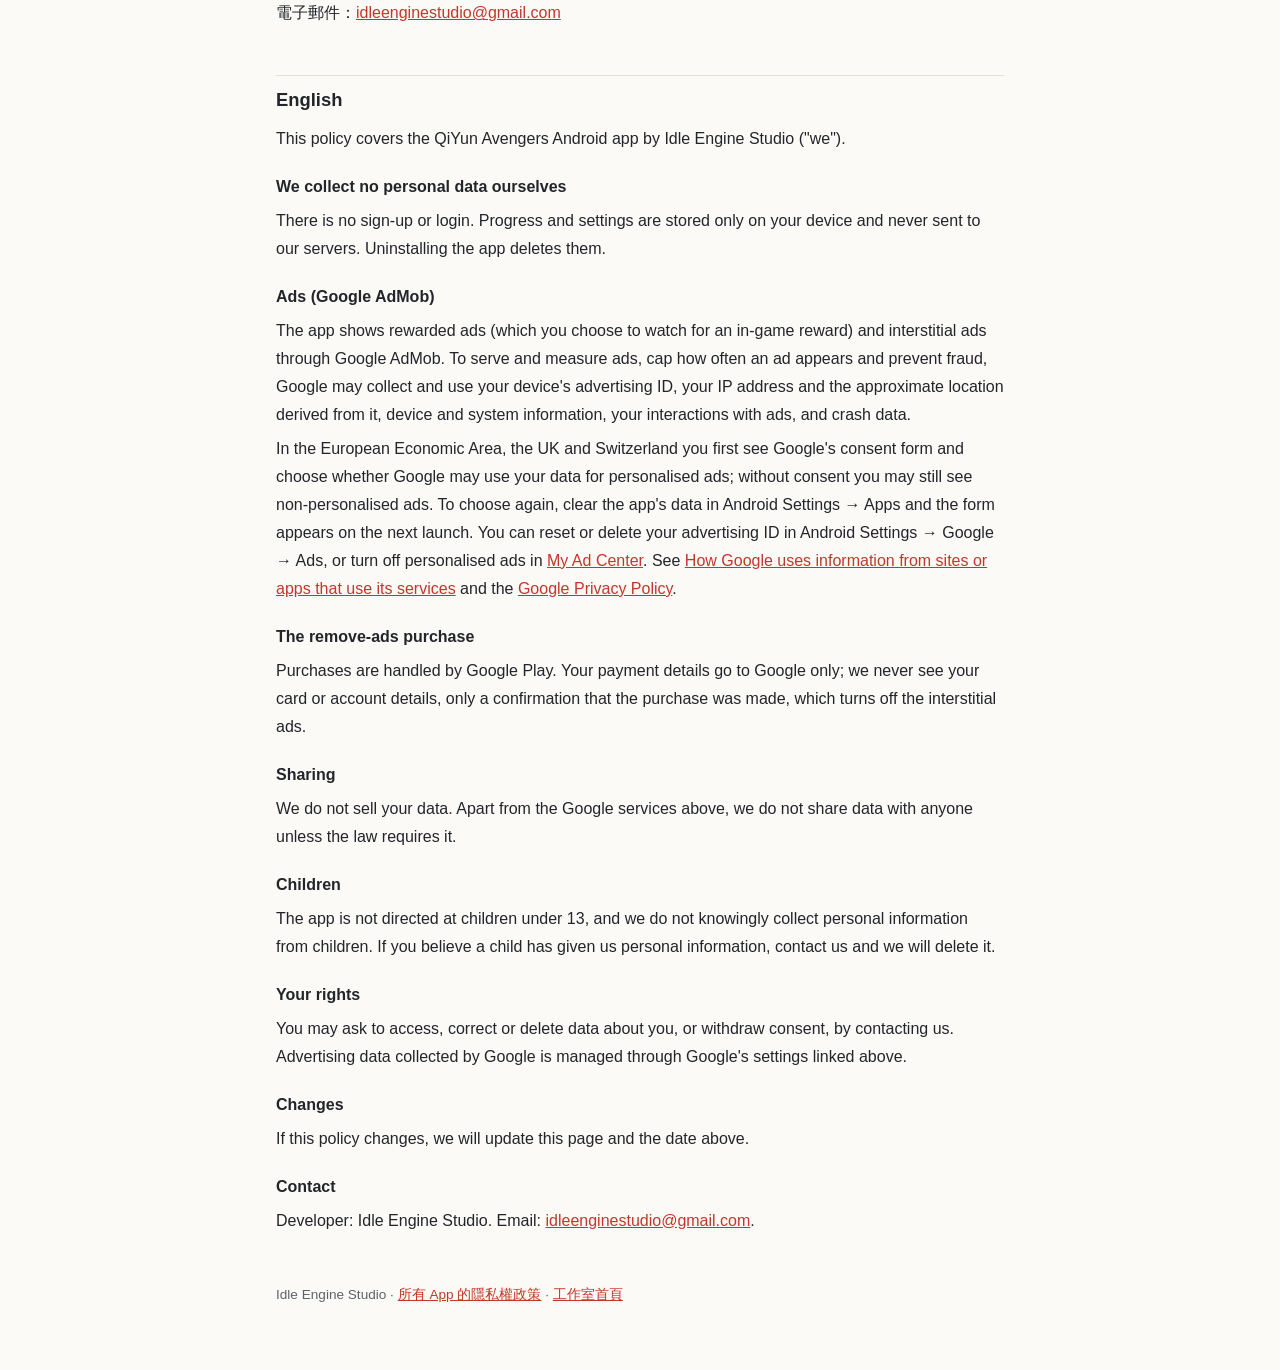
<file: privacy/qiyun-avengers/index.html>
<!doctype html>
<html lang="zh-Hant">
<head>
<meta charset="utf-8">
<meta name="viewport" content="width=device-width, initial-scale=1">
<title>氣運復仇者 隱私權政策 · QiYun Avengers Privacy Policy</title>
<link rel="stylesheet" href="../style.css">
<link rel="icon" type="image/png" href="/img/favicon-32.png">
</head>
<body><main>
<h1>氣運復仇者 隱私權政策</h1>
<p class="meta">QiYun Avengers Privacy Policy · 生效日期 Effective 2026-10-29</p>
<p class="lang"><a href="#zh">中文</a><a href="#en">English</a></p>
<section id="zh">
<p>Idle Engine Studio（以下稱「我們」）開發的《氣運復仇者》Android App。這份政策說明 App 會處理哪些資料。</p>
<h2>我們自己不收集個人資料</h2>
<p>遊戲不需要註冊或登入。進度和設定只存在你的裝置裡，不會傳到我們的伺服器。刪除 App 就會一起刪除。</p>
<h2>廣告（Google AdMob）</h2>
<p>這個 App 用 Google AdMob 顯示獎勵廣告（由你選擇觀看，換取遊戲內獎勵）和插頁廣告。為了顯示廣告、計算成效、限制同一則廣告出現的次數和防止詐騙，Google 可能會收集並使用：</p>
<ul>
<li>裝置的廣告 ID（Android 廣告 ID）</li>
<li>IP 位址，以及由 IP 推算的大略位置（國家、城市）</li>
<li>裝置和系統資訊（機型、作業系統版本、語言）</li>
<li>你和廣告的互動（看了哪則廣告、有沒有點擊）以及當機紀錄</li>
</ul>
<p>在歐洲經濟區、英國和瑞士，第一次開啟 App 時會先看到 Google 的同意視窗，你可以選擇是否同意 Google 為個人化廣告使用你的資料；不同意時仍可能看到非個人化廣告。想重新選擇，可以在 Android 的「設定 → 應用程式」清除這個 App 的資料，下次開啟時會再出現同意視窗。</p>
<p>你也可以在 Android 的「設定 → Google → 廣告」重設或刪除廣告 ID，或到 <a href="https://myadcenter.google.com/">Google 我的廣告中心</a>關閉個人化廣告。Google 怎麼使用這些資料：<a href="https://policies.google.com/technologies/partner-sites">Google 如何使用合作夥伴網站或應用程式的資料</a>、<a href="https://policies.google.com/privacy">Google 隱私權政策</a>。</p>
<h2>購買「移除廣告」</h2>
<p>購買由 Google Play 處理，付款資料只會交給 Google，我們看不到你的信用卡或帳號資料，只會收到「這台裝置已購買」的確認，用來關掉插頁廣告。</p>
<h2>資料分享</h2>
<p>我們不會出售你的資料。除了上面提到的 Google 服務，我們不會把資料提供給其他人，除非法律要求。</p>
<h2>兒童</h2>
<p>這個 App 不是以 13 歲以下兒童為主要對象，我們也不會刻意收集兒童的個人資料。如果你認為孩子提供了個人資料給我們，請聯絡我們，我們會刪除。</p>
<h2>你的權利</h2>
<p>你可以要求查看、更正或刪除與你有關的資料，也可以撤回同意。請透過下面的聯絡方式告訴我們。Google 收集的廣告資料，請用上面 Google 提供的設定管理。</p>
<h2>政策變更</h2>
<p>如果這份政策有變更，我們會更新這一頁和上面的日期。</p>
<h2>聯絡我們</h2>
<p>開發者：Idle Engine Studio<br>電子郵件：<a href="mailto:idleenginestudio@gmail.com">idleenginestudio@gmail.com</a></p>
</section>
<section id="en" class="en">
<h2>English</h2>
<p>This policy covers the QiYun Avengers Android app by Idle Engine Studio ("we").</p>
<h3>We collect no personal data ourselves</h3>
<p>There is no sign-up or login. Progress and settings are stored only on your device and never sent to our servers. Uninstalling the app deletes them.</p>
<h3>Ads (Google AdMob)</h3>
<p>The app shows rewarded ads (which you choose to watch for an in-game reward) and interstitial ads through Google AdMob. To serve and measure ads, cap how often an ad appears and prevent fraud, Google may collect and use your device's advertising ID, your IP address and the approximate location derived from it, device and system information, your interactions with ads, and crash data.</p>
<p>In the European Economic Area, the UK and Switzerland you first see Google's consent form and choose whether Google may use your data for personalised ads; without consent you may still see non-personalised ads. To choose again, clear the app's data in Android Settings → Apps and the form appears on the next launch. You can reset or delete your advertising ID in Android Settings → Google → Ads, or turn off personalised ads in <a href="https://myadcenter.google.com/">My Ad Center</a>. See <a href="https://policies.google.com/technologies/partner-sites">How Google uses information from sites or apps that use its services</a> and the <a href="https://policies.google.com/privacy">Google Privacy Policy</a>.</p>
<h3>The remove-ads purchase</h3>
<p>Purchases are handled by Google Play. Your payment details go to Google only; we never see your card or account details, only a confirmation that the purchase was made, which turns off the interstitial ads.</p>
<h3>Sharing</h3>
<p>We do not sell your data. Apart from the Google services above, we do not share data with anyone unless the law requires it.</p>
<h3>Children</h3>
<p>The app is not directed at children under 13, and we do not knowingly collect personal information from children. If you believe a child has given us personal information, contact us and we will delete it.</p>
<h3>Your rights</h3>
<p>You may ask to access, correct or delete data about you, or withdraw consent, by contacting us. Advertising data collected by Google is managed through Google's settings linked above.</p>
<h3>Changes</h3>
<p>If this policy changes, we will update this page and the date above.</p>
<h3>Contact</h3>
<p>Developer: Idle Engine Studio. Email: <a href="mailto:idleenginestudio@gmail.com">idleenginestudio@gmail.com</a>.</p>
</section>
<footer>Idle Engine Studio · <a href="../">所有 App 的隱私權政策</a> · <a href="../../">工作室首頁</a></footer>
</main></body>
</html>
</file>
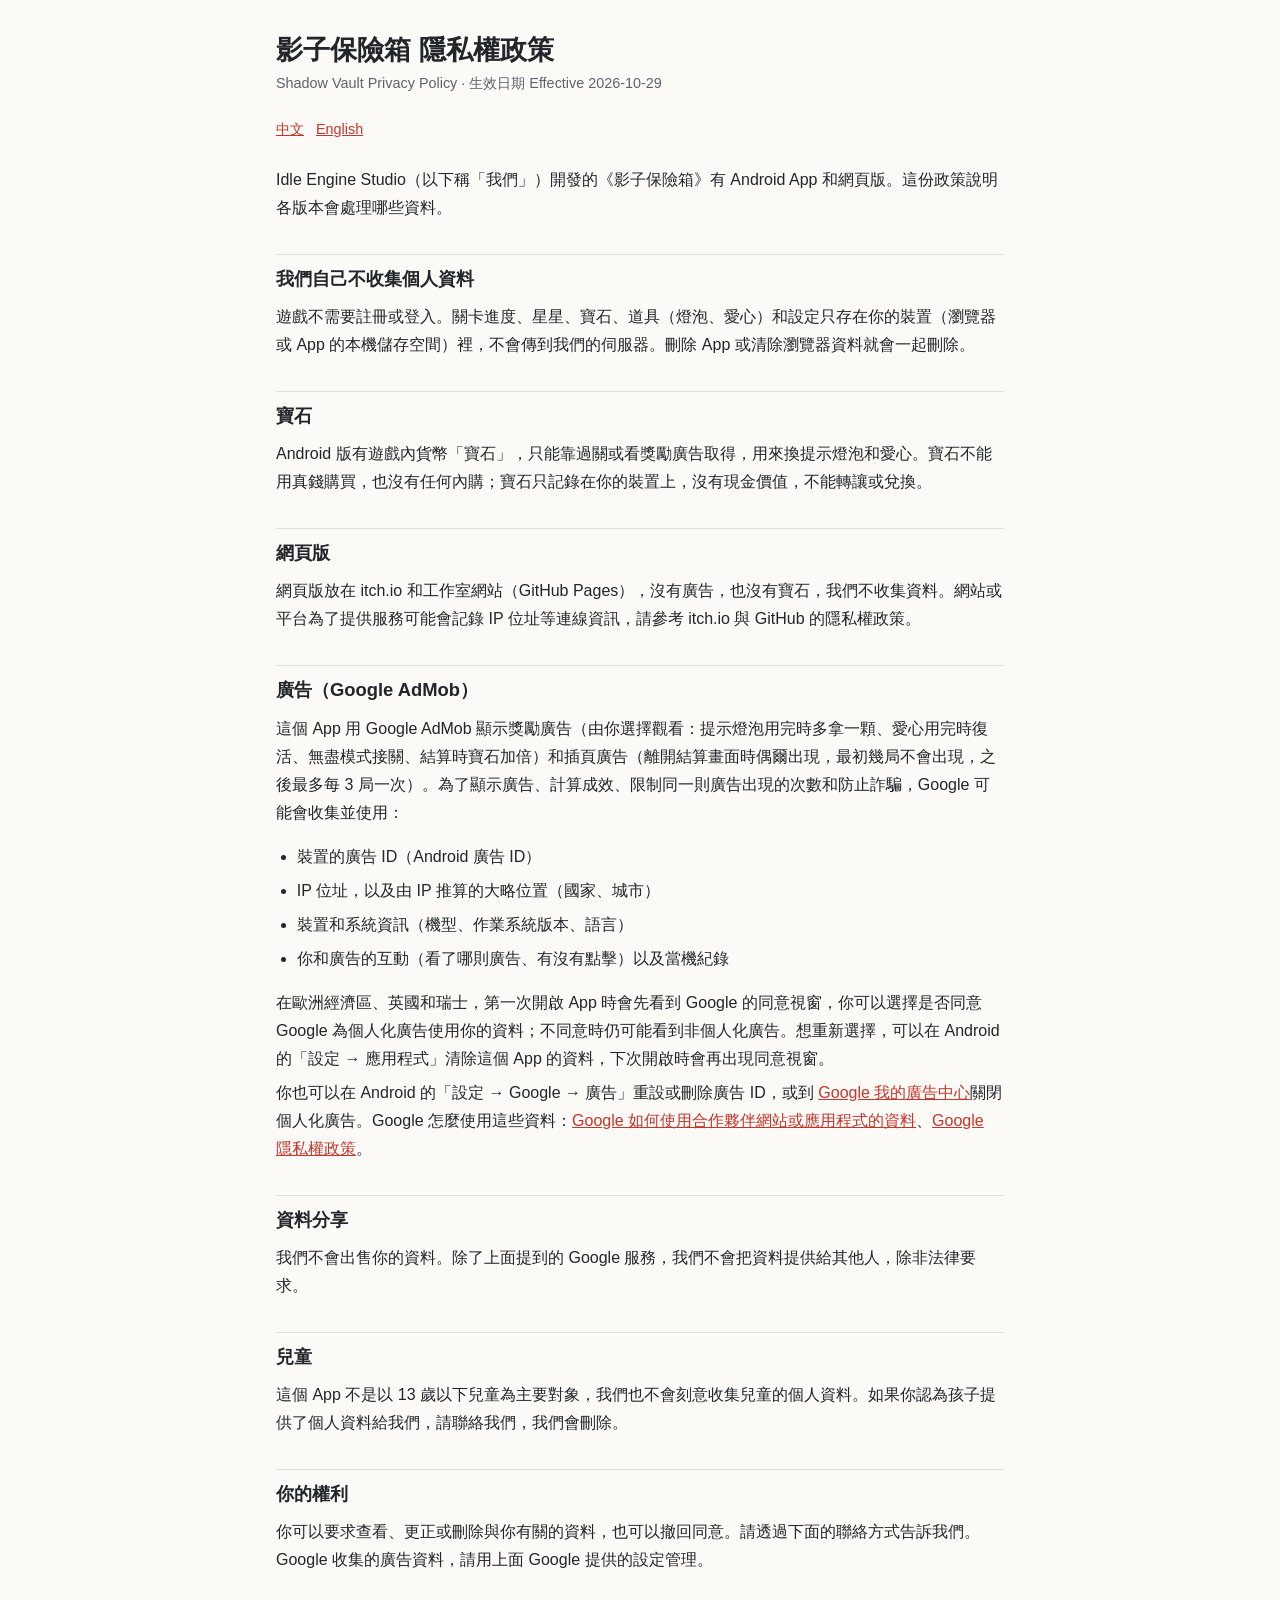
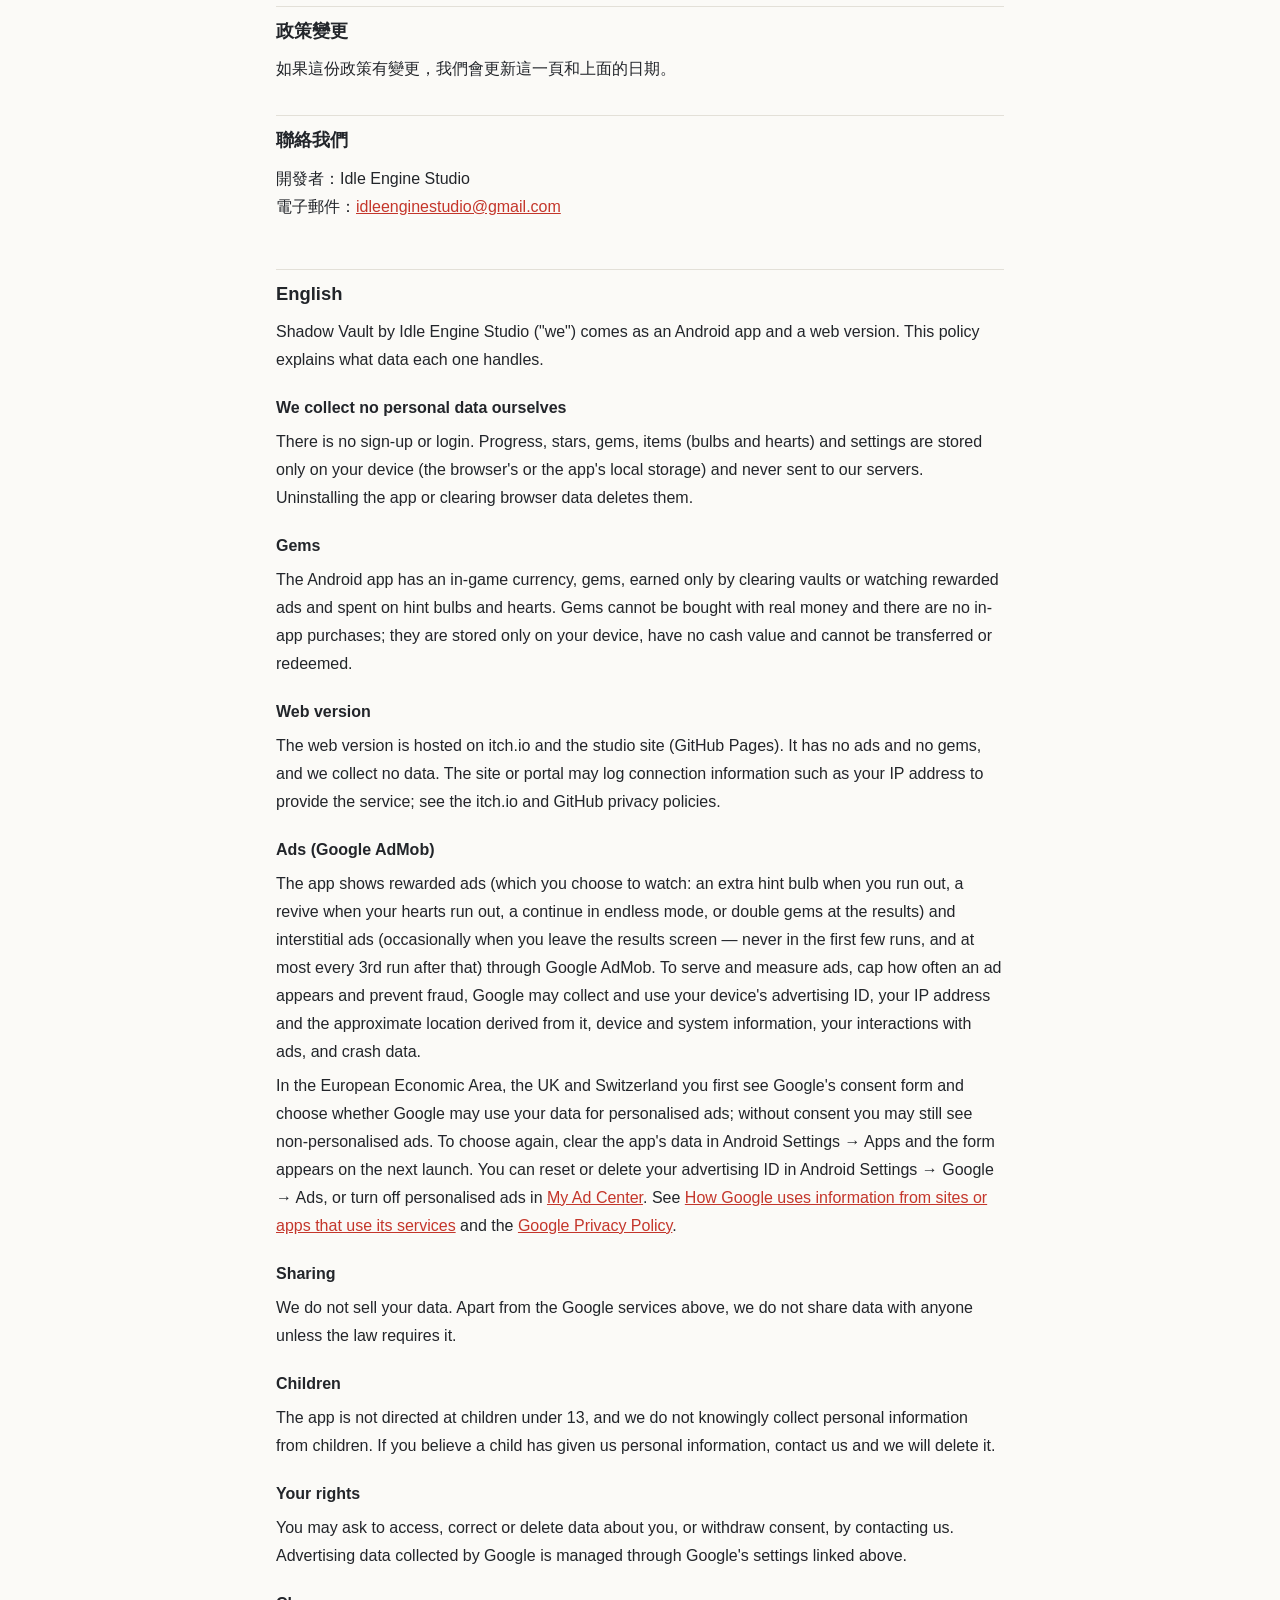
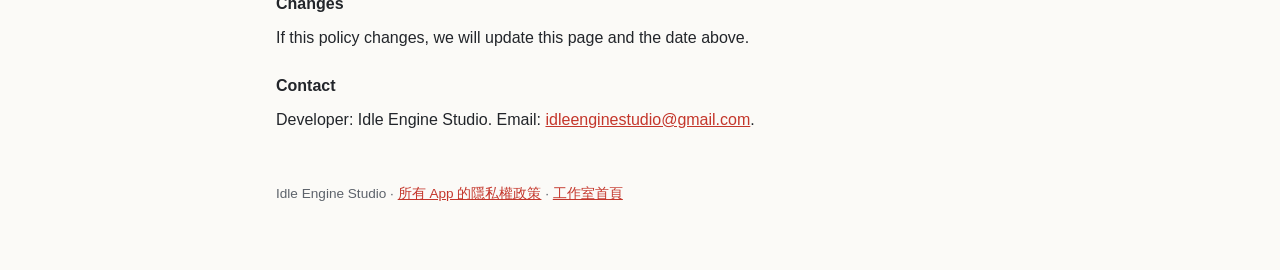
<file: privacy/shadow-vault/index.html>
<!doctype html>
<html lang="zh-Hant">
<head>
<meta charset="utf-8">
<meta name="viewport" content="width=device-width, initial-scale=1">
<title>影子保險箱 隱私權政策 · Shadow Vault Privacy Policy</title>
<link rel="stylesheet" href="../style.css">
<link rel="icon" type="image/png" href="/img/favicon-32.png">
</head>
<body><main>
<h1>影子保險箱 隱私權政策</h1>
<p class="meta">Shadow Vault Privacy Policy · 生效日期 Effective 2026-10-29</p>
<p class="lang"><a href="#zh">中文</a><a href="#en">English</a></p>
<section id="zh">
<p>Idle Engine Studio（以下稱「我們」）開發的《影子保險箱》有 Android App 和網頁版。這份政策說明各版本會處理哪些資料。</p>
<h2>我們自己不收集個人資料</h2>
<p>遊戲不需要註冊或登入。關卡進度、星星、寶石、道具（燈泡、愛心）和設定只存在你的裝置（瀏覽器或 App 的本機儲存空間）裡，不會傳到我們的伺服器。刪除 App 或清除瀏覽器資料就會一起刪除。</p>
<h2>寶石</h2>
<p>Android 版有遊戲內貨幣「寶石」，只能靠過關或看獎勵廣告取得，用來換提示燈泡和愛心。寶石不能用真錢購買，也沒有任何內購；寶石只記錄在你的裝置上，沒有現金價值，不能轉讓或兌換。</p>
<h2>網頁版</h2>
<p>網頁版放在 itch.io 和工作室網站（GitHub Pages），沒有廣告，也沒有寶石，我們不收集資料。網站或平台為了提供服務可能會記錄 IP 位址等連線資訊，請參考 itch.io 與 GitHub 的隱私權政策。</p>
<h2>廣告（Google AdMob）</h2>
<p>這個 App 用 Google AdMob 顯示獎勵廣告（由你選擇觀看：提示燈泡用完時多拿一顆、愛心用完時復活、無盡模式接關、結算時寶石加倍）和插頁廣告（離開結算畫面時偶爾出現，最初幾局不會出現，之後最多每 3 局一次）。為了顯示廣告、計算成效、限制同一則廣告出現的次數和防止詐騙，Google 可能會收集並使用：</p>
<ul>
<li>裝置的廣告 ID（Android 廣告 ID）</li>
<li>IP 位址，以及由 IP 推算的大略位置（國家、城市）</li>
<li>裝置和系統資訊（機型、作業系統版本、語言）</li>
<li>你和廣告的互動（看了哪則廣告、有沒有點擊）以及當機紀錄</li>
</ul>
<p>在歐洲經濟區、英國和瑞士，第一次開啟 App 時會先看到 Google 的同意視窗，你可以選擇是否同意 Google 為個人化廣告使用你的資料；不同意時仍可能看到非個人化廣告。想重新選擇，可以在 Android 的「設定 → 應用程式」清除這個 App 的資料，下次開啟時會再出現同意視窗。</p>
<p>你也可以在 Android 的「設定 → Google → 廣告」重設或刪除廣告 ID，或到 <a href="https://myadcenter.google.com/">Google 我的廣告中心</a>關閉個人化廣告。Google 怎麼使用這些資料：<a href="https://policies.google.com/technologies/partner-sites">Google 如何使用合作夥伴網站或應用程式的資料</a>、<a href="https://policies.google.com/privacy">Google 隱私權政策</a>。</p>
<h2>資料分享</h2>
<p>我們不會出售你的資料。除了上面提到的 Google 服務，我們不會把資料提供給其他人，除非法律要求。</p>
<h2>兒童</h2>
<p>這個 App 不是以 13 歲以下兒童為主要對象，我們也不會刻意收集兒童的個人資料。如果你認為孩子提供了個人資料給我們，請聯絡我們，我們會刪除。</p>
<h2>你的權利</h2>
<p>你可以要求查看、更正或刪除與你有關的資料，也可以撤回同意。請透過下面的聯絡方式告訴我們。Google 收集的廣告資料，請用上面 Google 提供的設定管理。</p>
<h2>政策變更</h2>
<p>如果這份政策有變更，我們會更新這一頁和上面的日期。</p>
<h2>聯絡我們</h2>
<p>開發者：Idle Engine Studio<br>電子郵件：<a href="mailto:idleenginestudio@gmail.com">idleenginestudio@gmail.com</a></p>
</section>
<section id="en" class="en">
<h2>English</h2>
<p>Shadow Vault by Idle Engine Studio ("we") comes as an Android app and a web version. This policy explains what data each one handles.</p>
<h3>We collect no personal data ourselves</h3>
<p>There is no sign-up or login. Progress, stars, gems, items (bulbs and hearts) and settings are stored only on your device (the browser's or the app's local storage) and never sent to our servers. Uninstalling the app or clearing browser data deletes them.</p>
<h3>Gems</h3>
<p>The Android app has an in-game currency, gems, earned only by clearing vaults or watching rewarded ads and spent on hint bulbs and hearts. Gems cannot be bought with real money and there are no in-app purchases; they are stored only on your device, have no cash value and cannot be transferred or redeemed.</p>
<h3>Web version</h3>
<p>The web version is hosted on itch.io and the studio site (GitHub Pages). It has no ads and no gems, and we collect no data. The site or portal may log connection information such as your IP address to provide the service; see the itch.io and GitHub privacy policies.</p>
<h3>Ads (Google AdMob)</h3>
<p>The app shows rewarded ads (which you choose to watch: an extra hint bulb when you run out, a revive when your hearts run out, a continue in endless mode, or double gems at the results) and interstitial ads (occasionally when you leave the results screen — never in the first few runs, and at most every 3rd run after that) through Google AdMob. To serve and measure ads, cap how often an ad appears and prevent fraud, Google may collect and use your device's advertising ID, your IP address and the approximate location derived from it, device and system information, your interactions with ads, and crash data.</p>
<p>In the European Economic Area, the UK and Switzerland you first see Google's consent form and choose whether Google may use your data for personalised ads; without consent you may still see non-personalised ads. To choose again, clear the app's data in Android Settings → Apps and the form appears on the next launch. You can reset or delete your advertising ID in Android Settings → Google → Ads, or turn off personalised ads in <a href="https://myadcenter.google.com/">My Ad Center</a>. See <a href="https://policies.google.com/technologies/partner-sites">How Google uses information from sites or apps that use its services</a> and the <a href="https://policies.google.com/privacy">Google Privacy Policy</a>.</p>
<h3>Sharing</h3>
<p>We do not sell your data. Apart from the Google services above, we do not share data with anyone unless the law requires it.</p>
<h3>Children</h3>
<p>The app is not directed at children under 13, and we do not knowingly collect personal information from children. If you believe a child has given us personal information, contact us and we will delete it.</p>
<h3>Your rights</h3>
<p>You may ask to access, correct or delete data about you, or withdraw consent, by contacting us. Advertising data collected by Google is managed through Google's settings linked above.</p>
<h3>Changes</h3>
<p>If this policy changes, we will update this page and the date above.</p>
<h3>Contact</h3>
<p>Developer: Idle Engine Studio. Email: <a href="mailto:idleenginestudio@gmail.com">idleenginestudio@gmail.com</a>.</p>
</section>
<footer>Idle Engine Studio · <a href="../">所有 App 的隱私權政策</a> · <a href="../../">工作室首頁</a></footer>
</main></body>
</html>
</file>
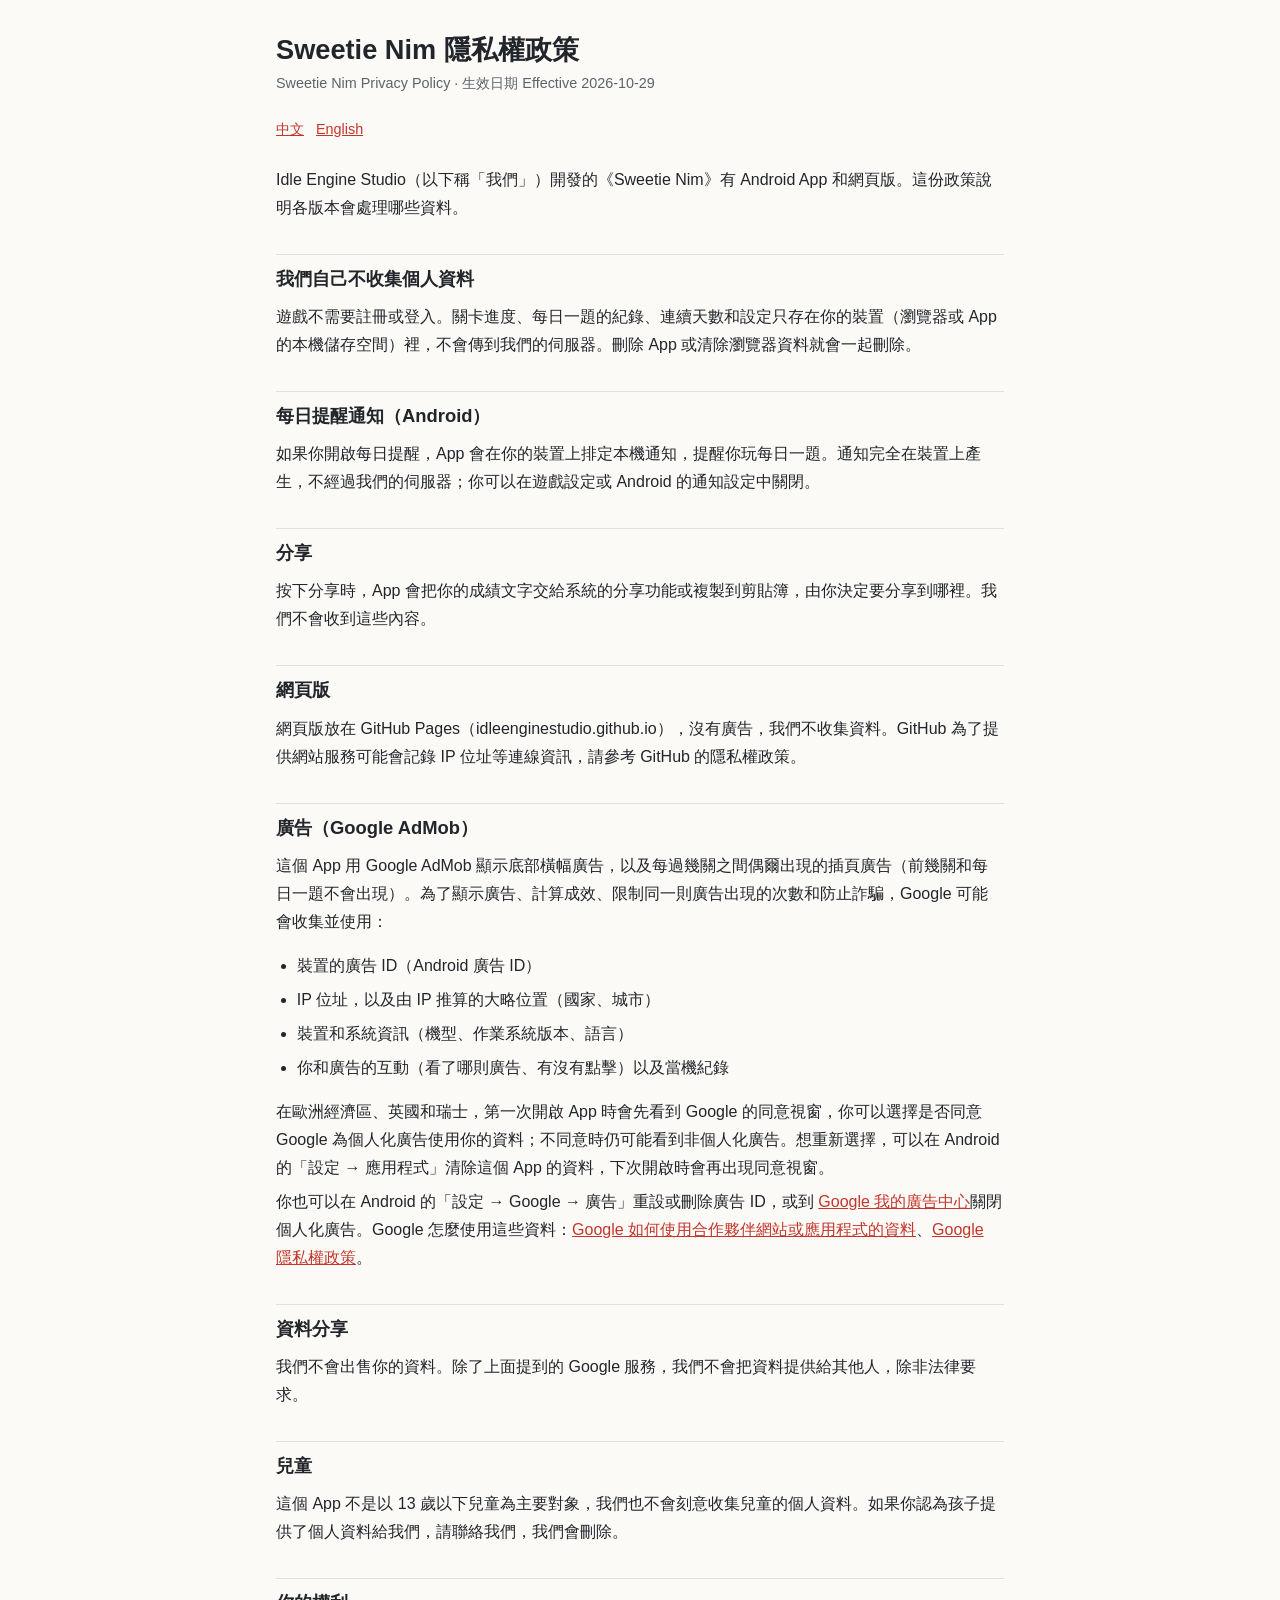
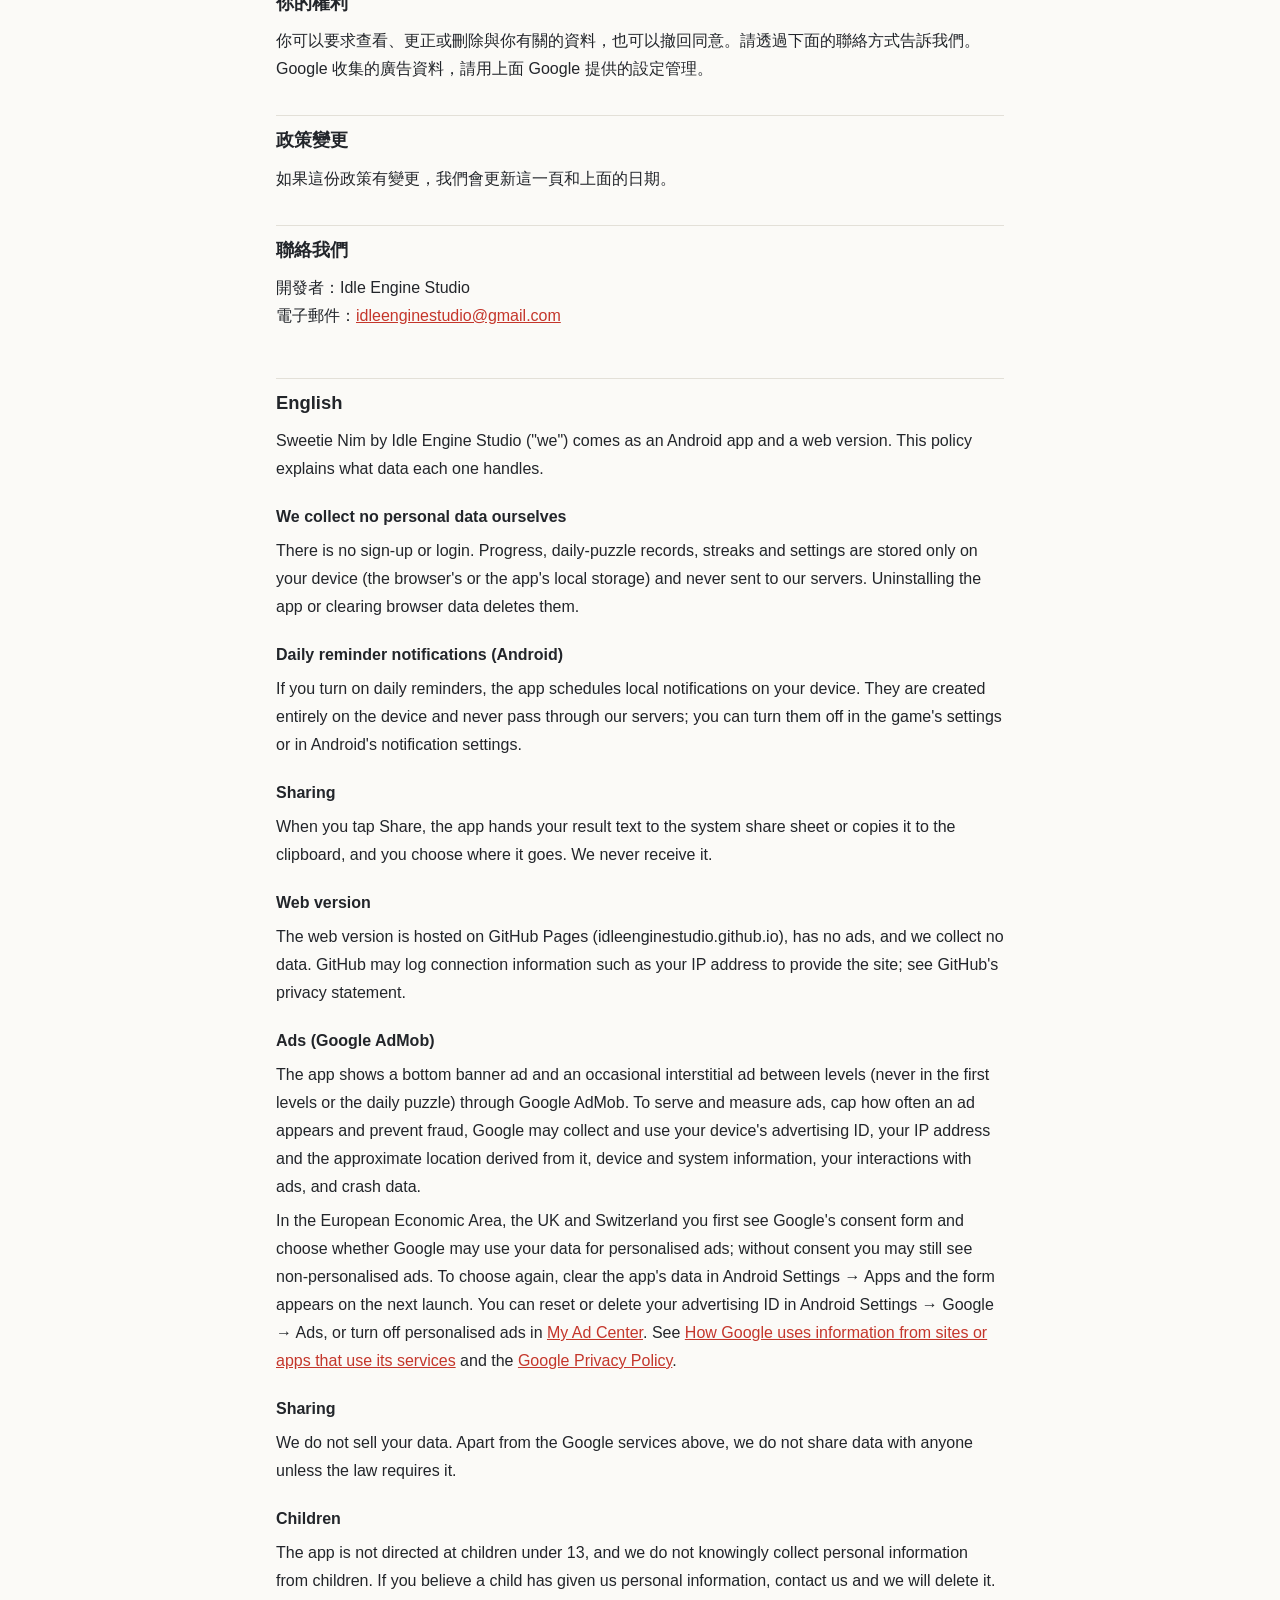
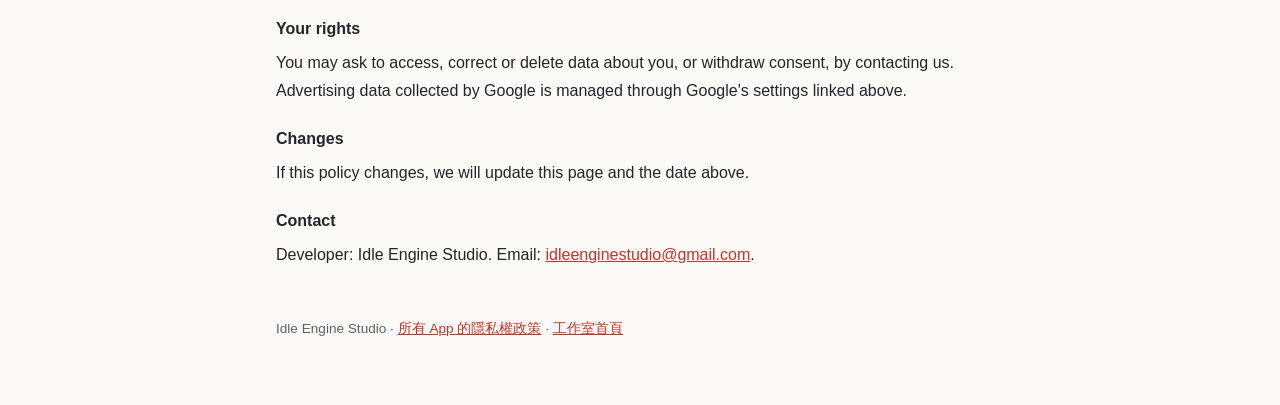
<file: privacy/sweetie-nim/index.html>
<!doctype html>
<html lang="zh-Hant">
<head>
<meta charset="utf-8">
<meta name="viewport" content="width=device-width, initial-scale=1">
<title>Sweetie Nim 隱私權政策 · Sweetie Nim Privacy Policy</title>
<link rel="stylesheet" href="../style.css">
<link rel="icon" type="image/png" href="/img/favicon-32.png">
</head>
<body><main>
<h1>Sweetie Nim 隱私權政策</h1>
<p class="meta">Sweetie Nim Privacy Policy · 生效日期 Effective 2026-10-29</p>
<p class="lang"><a href="#zh">中文</a><a href="#en">English</a></p>
<section id="zh">
<p>Idle Engine Studio（以下稱「我們」）開發的《Sweetie Nim》有 Android App 和網頁版。這份政策說明各版本會處理哪些資料。</p>
<h2>我們自己不收集個人資料</h2>
<p>遊戲不需要註冊或登入。關卡進度、每日一題的紀錄、連續天數和設定只存在你的裝置（瀏覽器或 App 的本機儲存空間）裡，不會傳到我們的伺服器。刪除 App 或清除瀏覽器資料就會一起刪除。</p>
<h2>每日提醒通知（Android）</h2>
<p>如果你開啟每日提醒，App 會在你的裝置上排定本機通知，提醒你玩每日一題。通知完全在裝置上產生，不經過我們的伺服器；你可以在遊戲設定或 Android 的通知設定中關閉。</p>
<h2>分享</h2>
<p>按下分享時，App 會把你的成績文字交給系統的分享功能或複製到剪貼簿，由你決定要分享到哪裡。我們不會收到這些內容。</p>
<h2>網頁版</h2>
<p>網頁版放在 GitHub Pages（idleenginestudio.github.io），沒有廣告，我們不收集資料。GitHub 為了提供網站服務可能會記錄 IP 位址等連線資訊，請參考 GitHub 的隱私權政策。</p>
<h2>廣告（Google AdMob）</h2>
<p>這個 App 用 Google AdMob 顯示底部橫幅廣告，以及每過幾關之間偶爾出現的插頁廣告（前幾關和每日一題不會出現）。為了顯示廣告、計算成效、限制同一則廣告出現的次數和防止詐騙，Google 可能會收集並使用：</p>
<ul>
<li>裝置的廣告 ID（Android 廣告 ID）</li>
<li>IP 位址，以及由 IP 推算的大略位置（國家、城市）</li>
<li>裝置和系統資訊（機型、作業系統版本、語言）</li>
<li>你和廣告的互動（看了哪則廣告、有沒有點擊）以及當機紀錄</li>
</ul>
<p>在歐洲經濟區、英國和瑞士，第一次開啟 App 時會先看到 Google 的同意視窗，你可以選擇是否同意 Google 為個人化廣告使用你的資料；不同意時仍可能看到非個人化廣告。想重新選擇，可以在 Android 的「設定 → 應用程式」清除這個 App 的資料，下次開啟時會再出現同意視窗。</p>
<p>你也可以在 Android 的「設定 → Google → 廣告」重設或刪除廣告 ID，或到 <a href="https://myadcenter.google.com/">Google 我的廣告中心</a>關閉個人化廣告。Google 怎麼使用這些資料：<a href="https://policies.google.com/technologies/partner-sites">Google 如何使用合作夥伴網站或應用程式的資料</a>、<a href="https://policies.google.com/privacy">Google 隱私權政策</a>。</p>
<h2>資料分享</h2>
<p>我們不會出售你的資料。除了上面提到的 Google 服務，我們不會把資料提供給其他人，除非法律要求。</p>
<h2>兒童</h2>
<p>這個 App 不是以 13 歲以下兒童為主要對象，我們也不會刻意收集兒童的個人資料。如果你認為孩子提供了個人資料給我們，請聯絡我們，我們會刪除。</p>
<h2>你的權利</h2>
<p>你可以要求查看、更正或刪除與你有關的資料，也可以撤回同意。請透過下面的聯絡方式告訴我們。Google 收集的廣告資料，請用上面 Google 提供的設定管理。</p>
<h2>政策變更</h2>
<p>如果這份政策有變更，我們會更新這一頁和上面的日期。</p>
<h2>聯絡我們</h2>
<p>開發者：Idle Engine Studio<br>電子郵件：<a href="mailto:idleenginestudio@gmail.com">idleenginestudio@gmail.com</a></p>
</section>
<section id="en" class="en">
<h2>English</h2>
<p>Sweetie Nim by Idle Engine Studio ("we") comes as an Android app and a web version. This policy explains what data each one handles.</p>
<h3>We collect no personal data ourselves</h3>
<p>There is no sign-up or login. Progress, daily-puzzle records, streaks and settings are stored only on your device (the browser's or the app's local storage) and never sent to our servers. Uninstalling the app or clearing browser data deletes them.</p>
<h3>Daily reminder notifications (Android)</h3>
<p>If you turn on daily reminders, the app schedules local notifications on your device. They are created entirely on the device and never pass through our servers; you can turn them off in the game's settings or in Android's notification settings.</p>
<h3>Sharing</h3>
<p>When you tap Share, the app hands your result text to the system share sheet or copies it to the clipboard, and you choose where it goes. We never receive it.</p>
<h3>Web version</h3>
<p>The web version is hosted on GitHub Pages (idleenginestudio.github.io), has no ads, and we collect no data. GitHub may log connection information such as your IP address to provide the site; see GitHub's privacy statement.</p>
<h3>Ads (Google AdMob)</h3>
<p>The app shows a bottom banner ad and an occasional interstitial ad between levels (never in the first levels or the daily puzzle) through Google AdMob. To serve and measure ads, cap how often an ad appears and prevent fraud, Google may collect and use your device's advertising ID, your IP address and the approximate location derived from it, device and system information, your interactions with ads, and crash data.</p>
<p>In the European Economic Area, the UK and Switzerland you first see Google's consent form and choose whether Google may use your data for personalised ads; without consent you may still see non-personalised ads. To choose again, clear the app's data in Android Settings → Apps and the form appears on the next launch. You can reset or delete your advertising ID in Android Settings → Google → Ads, or turn off personalised ads in <a href="https://myadcenter.google.com/">My Ad Center</a>. See <a href="https://policies.google.com/technologies/partner-sites">How Google uses information from sites or apps that use its services</a> and the <a href="https://policies.google.com/privacy">Google Privacy Policy</a>.</p>
<h3>Sharing</h3>
<p>We do not sell your data. Apart from the Google services above, we do not share data with anyone unless the law requires it.</p>
<h3>Children</h3>
<p>The app is not directed at children under 13, and we do not knowingly collect personal information from children. If you believe a child has given us personal information, contact us and we will delete it.</p>
<h3>Your rights</h3>
<p>You may ask to access, correct or delete data about you, or withdraw consent, by contacting us. Advertising data collected by Google is managed through Google's settings linked above.</p>
<h3>Changes</h3>
<p>If this policy changes, we will update this page and the date above.</p>
<h3>Contact</h3>
<p>Developer: Idle Engine Studio. Email: <a href="mailto:idleenginestudio@gmail.com">idleenginestudio@gmail.com</a>.</p>
</section>
<footer>Idle Engine Studio · <a href="../">所有 App 的隱私權政策</a> · <a href="../../">工作室首頁</a></footer>
</main></body>
</html>
</file>
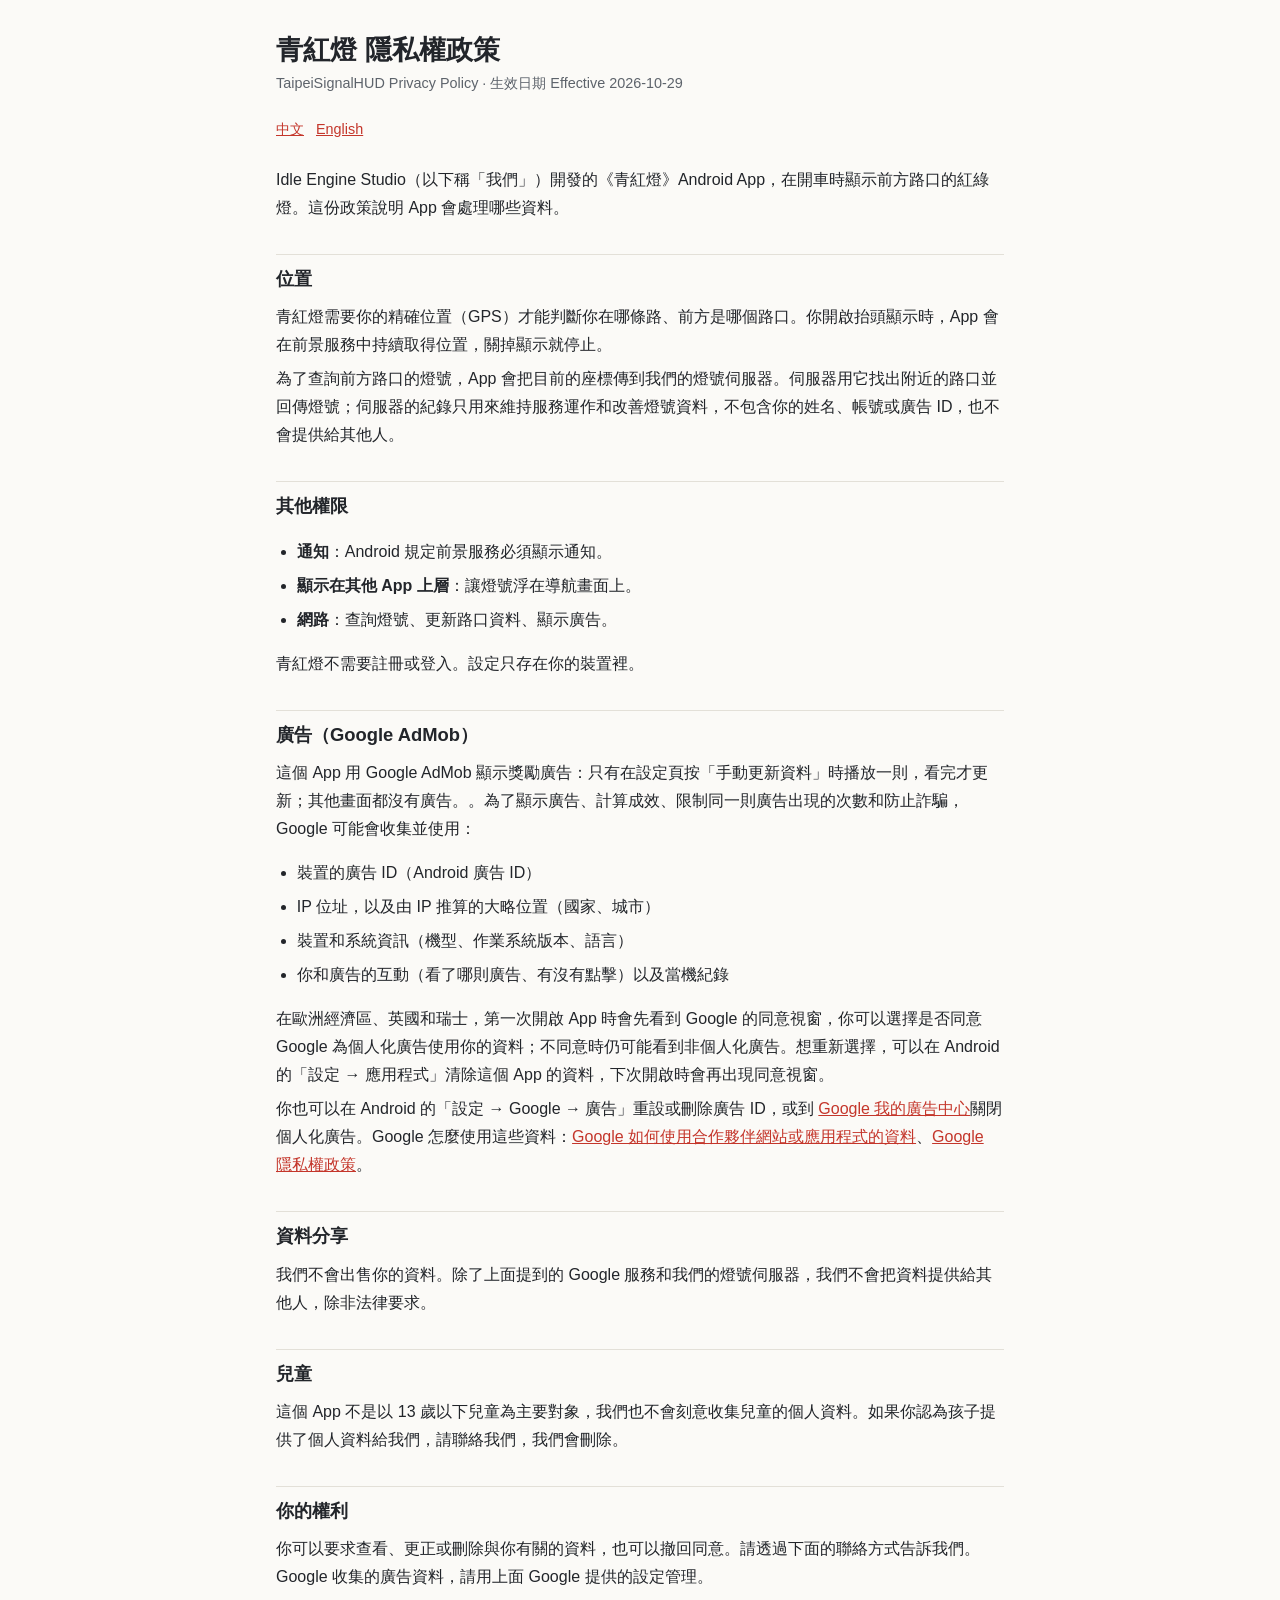
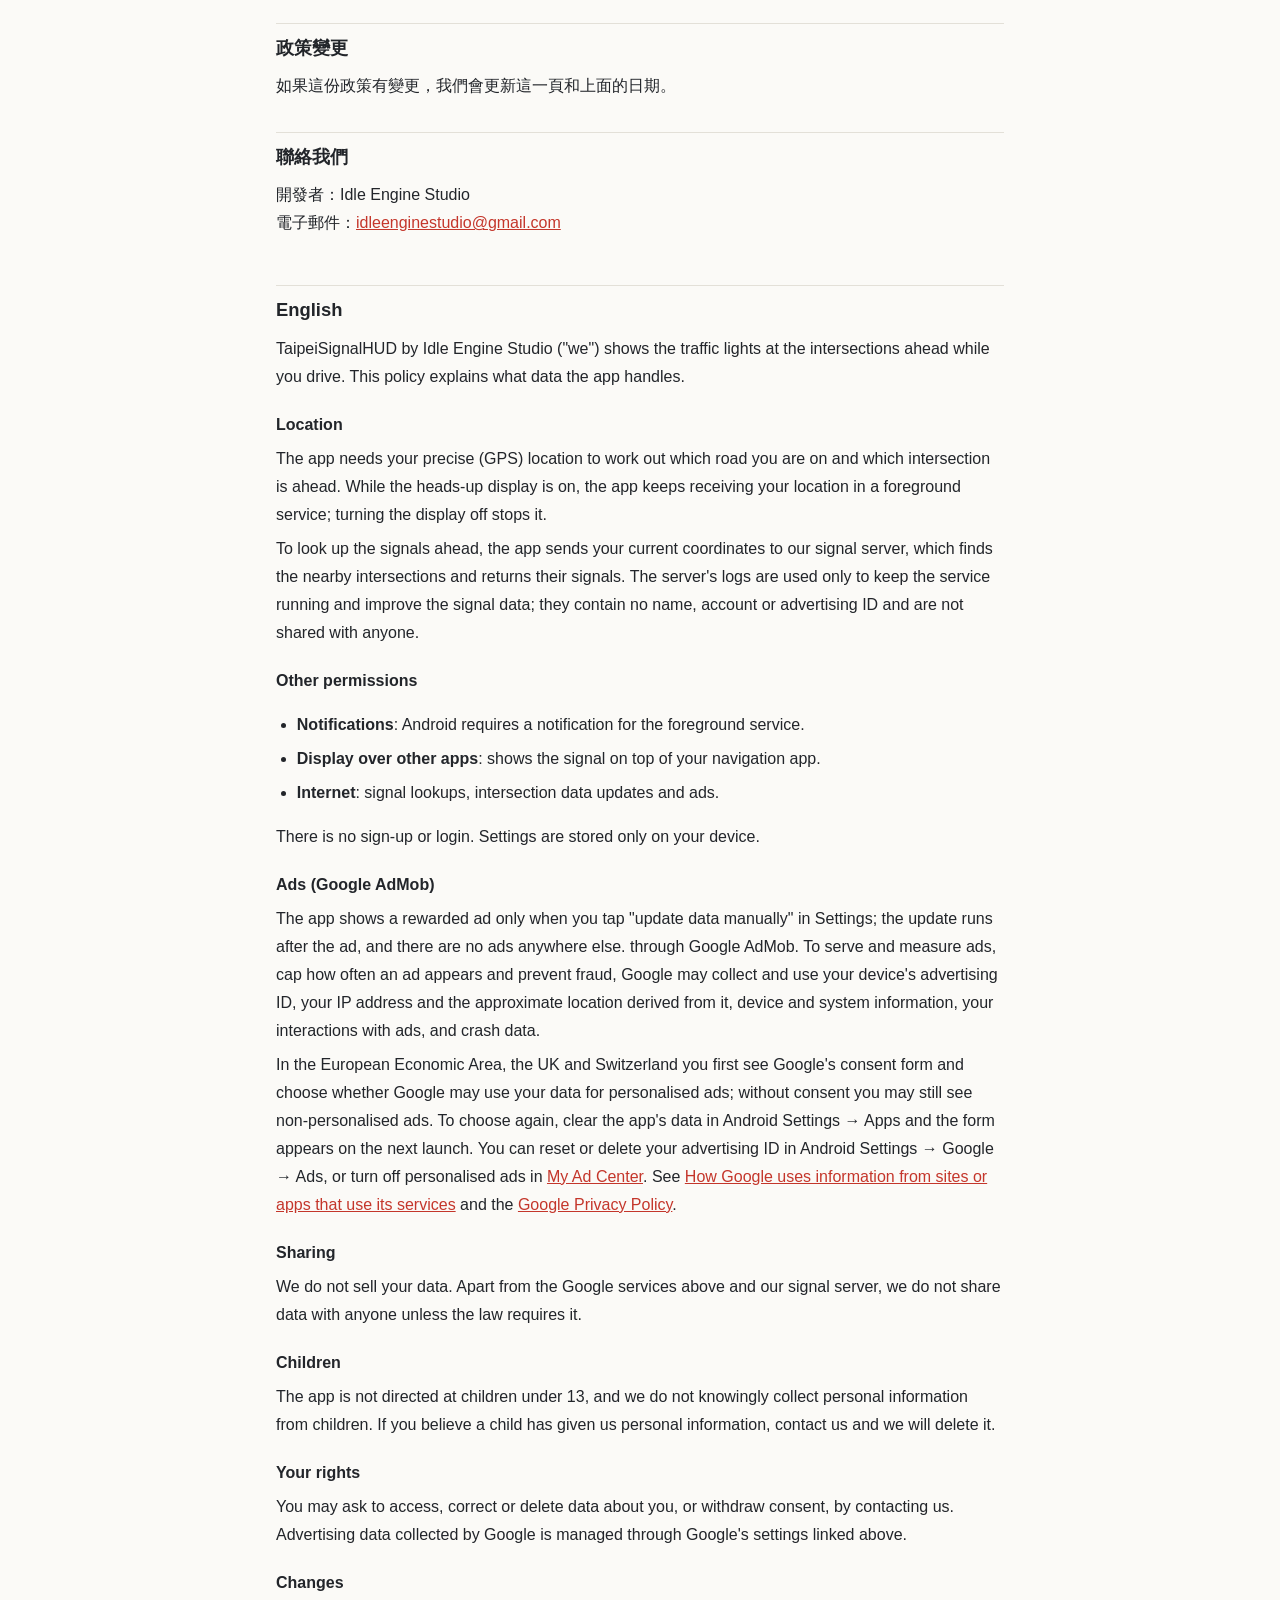
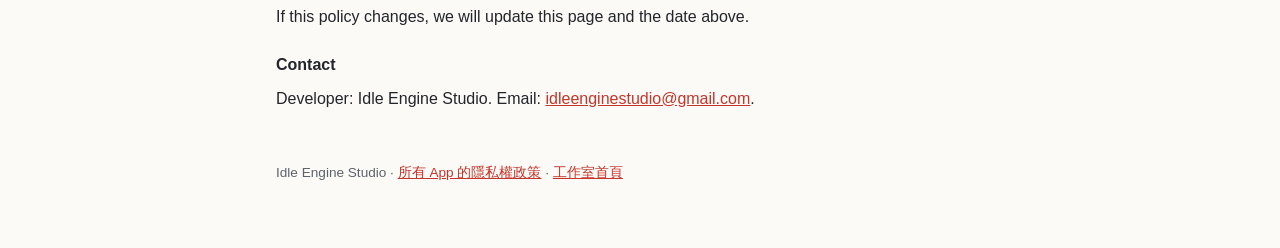
<file: privacy/taipei-signal-hud/index.html>
<!doctype html>
<html lang="zh-Hant">
<head>
<meta charset="utf-8">
<meta name="viewport" content="width=device-width, initial-scale=1">
<title>青紅燈 隱私權政策 · TaipeiSignalHUD Privacy Policy</title>
<link rel="stylesheet" href="../style.css">
<link rel="icon" type="image/png" href="/img/favicon-32.png">
</head>
<body><main>
<h1>青紅燈 隱私權政策</h1>
<p class="meta">TaipeiSignalHUD Privacy Policy · 生效日期 Effective 2026-10-29</p>
<p class="lang"><a href="#zh">中文</a><a href="#en">English</a></p>
<section id="zh">
<p>Idle Engine Studio（以下稱「我們」）開發的《青紅燈》Android App，在開車時顯示前方路口的紅綠燈。這份政策說明 App 會處理哪些資料。</p>
<h2>位置</h2>
<p>青紅燈需要你的精確位置（GPS）才能判斷你在哪條路、前方是哪個路口。你開啟抬頭顯示時，App 會在前景服務中持續取得位置，關掉顯示就停止。</p>
<p>為了查詢前方路口的燈號，App 會把目前的座標傳到我們的燈號伺服器。伺服器用它找出附近的路口並回傳燈號；伺服器的紀錄只用來維持服務運作和改善燈號資料，不包含你的姓名、帳號或廣告 ID，也不會提供給其他人。</p>
<h2>其他權限</h2>
<ul>
<li><b>通知</b>：Android 規定前景服務必須顯示通知。</li>
<li><b>顯示在其他 App 上層</b>：讓燈號浮在導航畫面上。</li>
<li><b>網路</b>：查詢燈號、更新路口資料、顯示廣告。</li>
</ul>
<p>青紅燈不需要註冊或登入。設定只存在你的裝置裡。</p>
<h2>廣告（Google AdMob）</h2>
<p>這個 App 用 Google AdMob 顯示獎勵廣告：只有在設定頁按「手動更新資料」時播放一則，看完才更新；其他畫面都沒有廣告。。為了顯示廣告、計算成效、限制同一則廣告出現的次數和防止詐騙，Google 可能會收集並使用：</p>
<ul>
<li>裝置的廣告 ID（Android 廣告 ID）</li>
<li>IP 位址，以及由 IP 推算的大略位置（國家、城市）</li>
<li>裝置和系統資訊（機型、作業系統版本、語言）</li>
<li>你和廣告的互動（看了哪則廣告、有沒有點擊）以及當機紀錄</li>
</ul>
<p>在歐洲經濟區、英國和瑞士，第一次開啟 App 時會先看到 Google 的同意視窗，你可以選擇是否同意 Google 為個人化廣告使用你的資料；不同意時仍可能看到非個人化廣告。想重新選擇，可以在 Android 的「設定 → 應用程式」清除這個 App 的資料，下次開啟時會再出現同意視窗。</p>
<p>你也可以在 Android 的「設定 → Google → 廣告」重設或刪除廣告 ID，或到 <a href="https://myadcenter.google.com/">Google 我的廣告中心</a>關閉個人化廣告。Google 怎麼使用這些資料：<a href="https://policies.google.com/technologies/partner-sites">Google 如何使用合作夥伴網站或應用程式的資料</a>、<a href="https://policies.google.com/privacy">Google 隱私權政策</a>。</p>
<h2>資料分享</h2>
<p>我們不會出售你的資料。除了上面提到的 Google 服務和我們的燈號伺服器，我們不會把資料提供給其他人，除非法律要求。</p>
<h2>兒童</h2>
<p>這個 App 不是以 13 歲以下兒童為主要對象，我們也不會刻意收集兒童的個人資料。如果你認為孩子提供了個人資料給我們，請聯絡我們，我們會刪除。</p>
<h2>你的權利</h2>
<p>你可以要求查看、更正或刪除與你有關的資料，也可以撤回同意。請透過下面的聯絡方式告訴我們。Google 收集的廣告資料，請用上面 Google 提供的設定管理。</p>
<h2>政策變更</h2>
<p>如果這份政策有變更，我們會更新這一頁和上面的日期。</p>
<h2>聯絡我們</h2>
<p>開發者：Idle Engine Studio<br>電子郵件：<a href="mailto:idleenginestudio@gmail.com">idleenginestudio@gmail.com</a></p>
</section>
<section id="en" class="en">
<h2>English</h2>
<p>TaipeiSignalHUD by Idle Engine Studio ("we") shows the traffic lights at the intersections ahead while you drive. This policy explains what data the app handles.</p>
<h3>Location</h3>
<p>The app needs your precise (GPS) location to work out which road you are on and which intersection is ahead. While the heads-up display is on, the app keeps receiving your location in a foreground service; turning the display off stops it.</p>
<p>To look up the signals ahead, the app sends your current coordinates to our signal server, which finds the nearby intersections and returns their signals. The server's logs are used only to keep the service running and improve the signal data; they contain no name, account or advertising ID and are not shared with anyone.</p>
<h3>Other permissions</h3>
<ul>
<li><b>Notifications</b>: Android requires a notification for the foreground service.</li>
<li><b>Display over other apps</b>: shows the signal on top of your navigation app.</li>
<li><b>Internet</b>: signal lookups, intersection data updates and ads.</li>
</ul>
<p>There is no sign-up or login. Settings are stored only on your device.</p>
<h3>Ads (Google AdMob)</h3>
<p>The app shows a rewarded ad only when you tap "update data manually" in Settings; the update runs after the ad, and there are no ads anywhere else. through Google AdMob. To serve and measure ads, cap how often an ad appears and prevent fraud, Google may collect and use your device's advertising ID, your IP address and the approximate location derived from it, device and system information, your interactions with ads, and crash data.</p>
<p>In the European Economic Area, the UK and Switzerland you first see Google's consent form and choose whether Google may use your data for personalised ads; without consent you may still see non-personalised ads. To choose again, clear the app's data in Android Settings → Apps and the form appears on the next launch. You can reset or delete your advertising ID in Android Settings → Google → Ads, or turn off personalised ads in <a href="https://myadcenter.google.com/">My Ad Center</a>. See <a href="https://policies.google.com/technologies/partner-sites">How Google uses information from sites or apps that use its services</a> and the <a href="https://policies.google.com/privacy">Google Privacy Policy</a>.</p>
<h3>Sharing</h3>
<p>We do not sell your data. Apart from the Google services above and our signal server, we do not share data with anyone unless the law requires it.</p>
<h3>Children</h3>
<p>The app is not directed at children under 13, and we do not knowingly collect personal information from children. If you believe a child has given us personal information, contact us and we will delete it.</p>
<h3>Your rights</h3>
<p>You may ask to access, correct or delete data about you, or withdraw consent, by contacting us. Advertising data collected by Google is managed through Google's settings linked above.</p>
<h3>Changes</h3>
<p>If this policy changes, we will update this page and the date above.</p>
<h3>Contact</h3>
<p>Developer: Idle Engine Studio. Email: <a href="mailto:idleenginestudio@gmail.com">idleenginestudio@gmail.com</a>.</p>
</section>
<footer>Idle Engine Studio · <a href="../">所有 App 的隱私權政策</a> · <a href="../../">工作室首頁</a></footer>
</main></body>
</html>
</file>
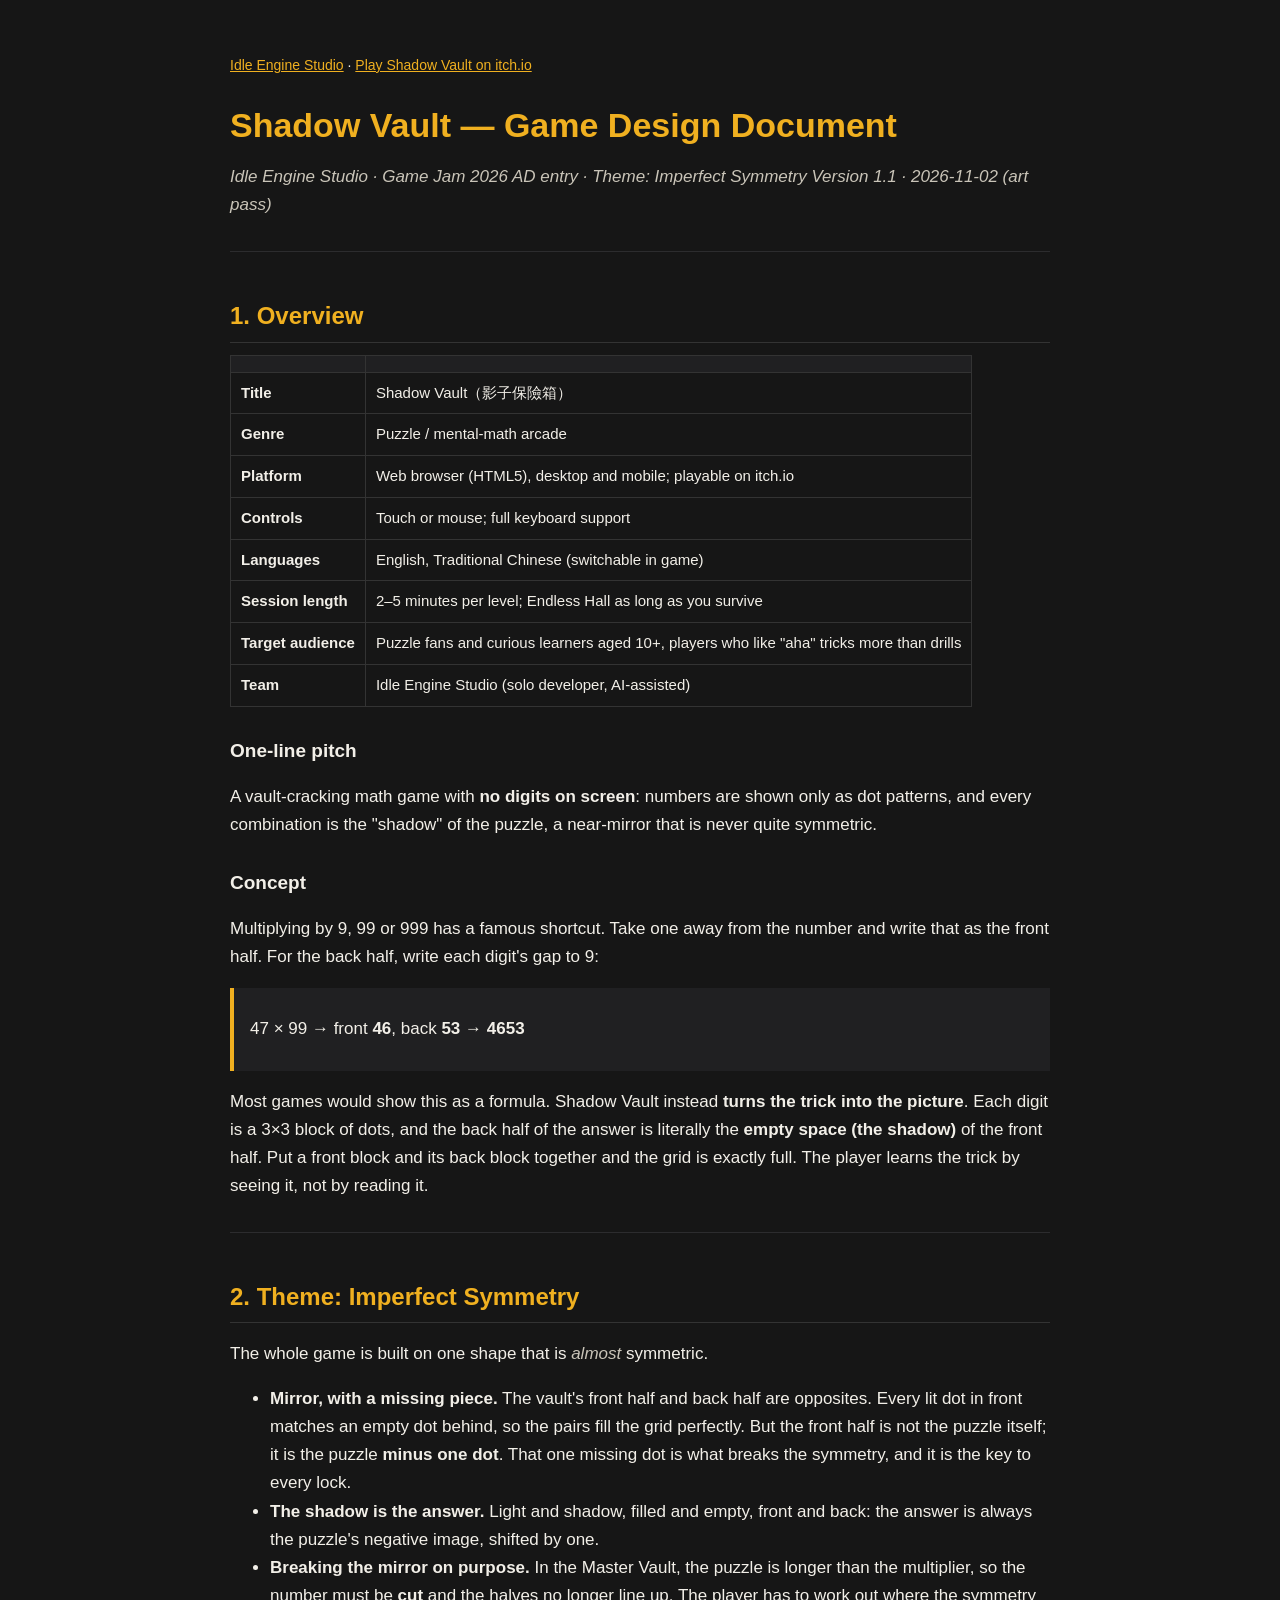
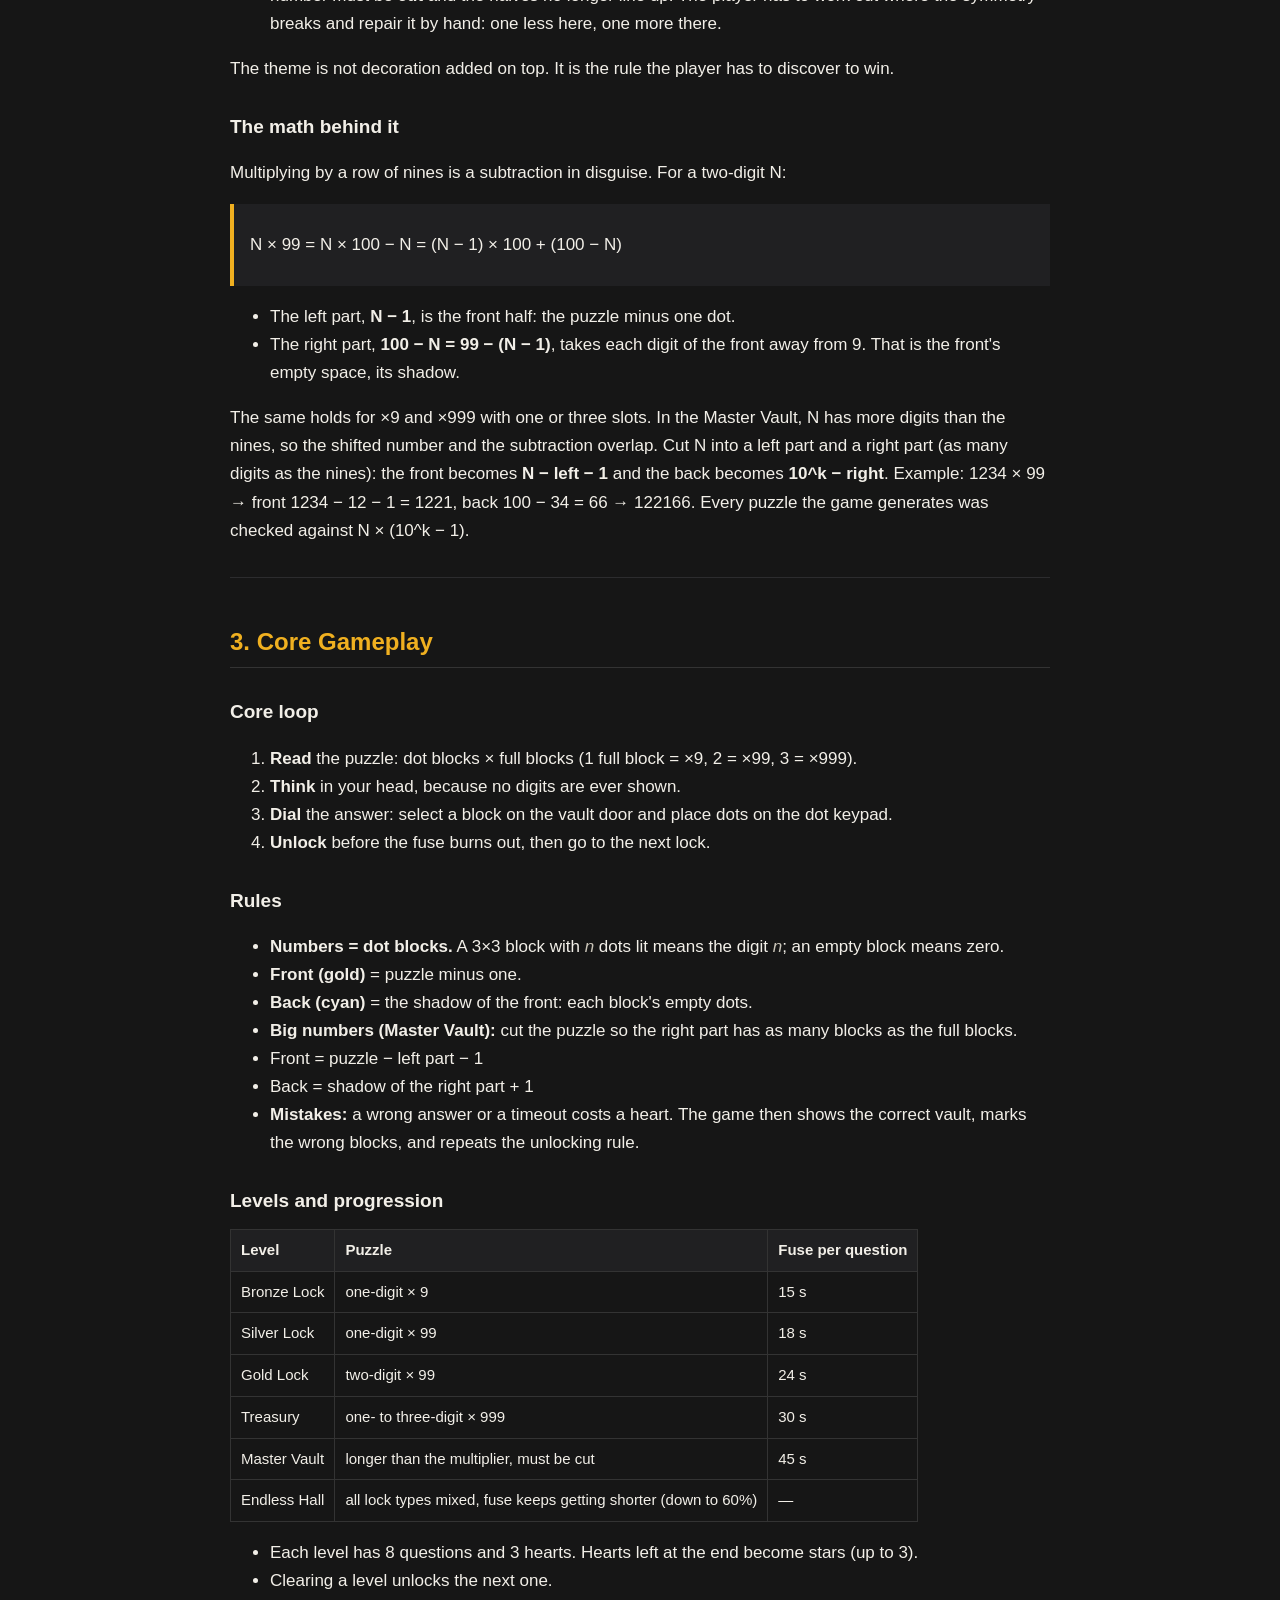
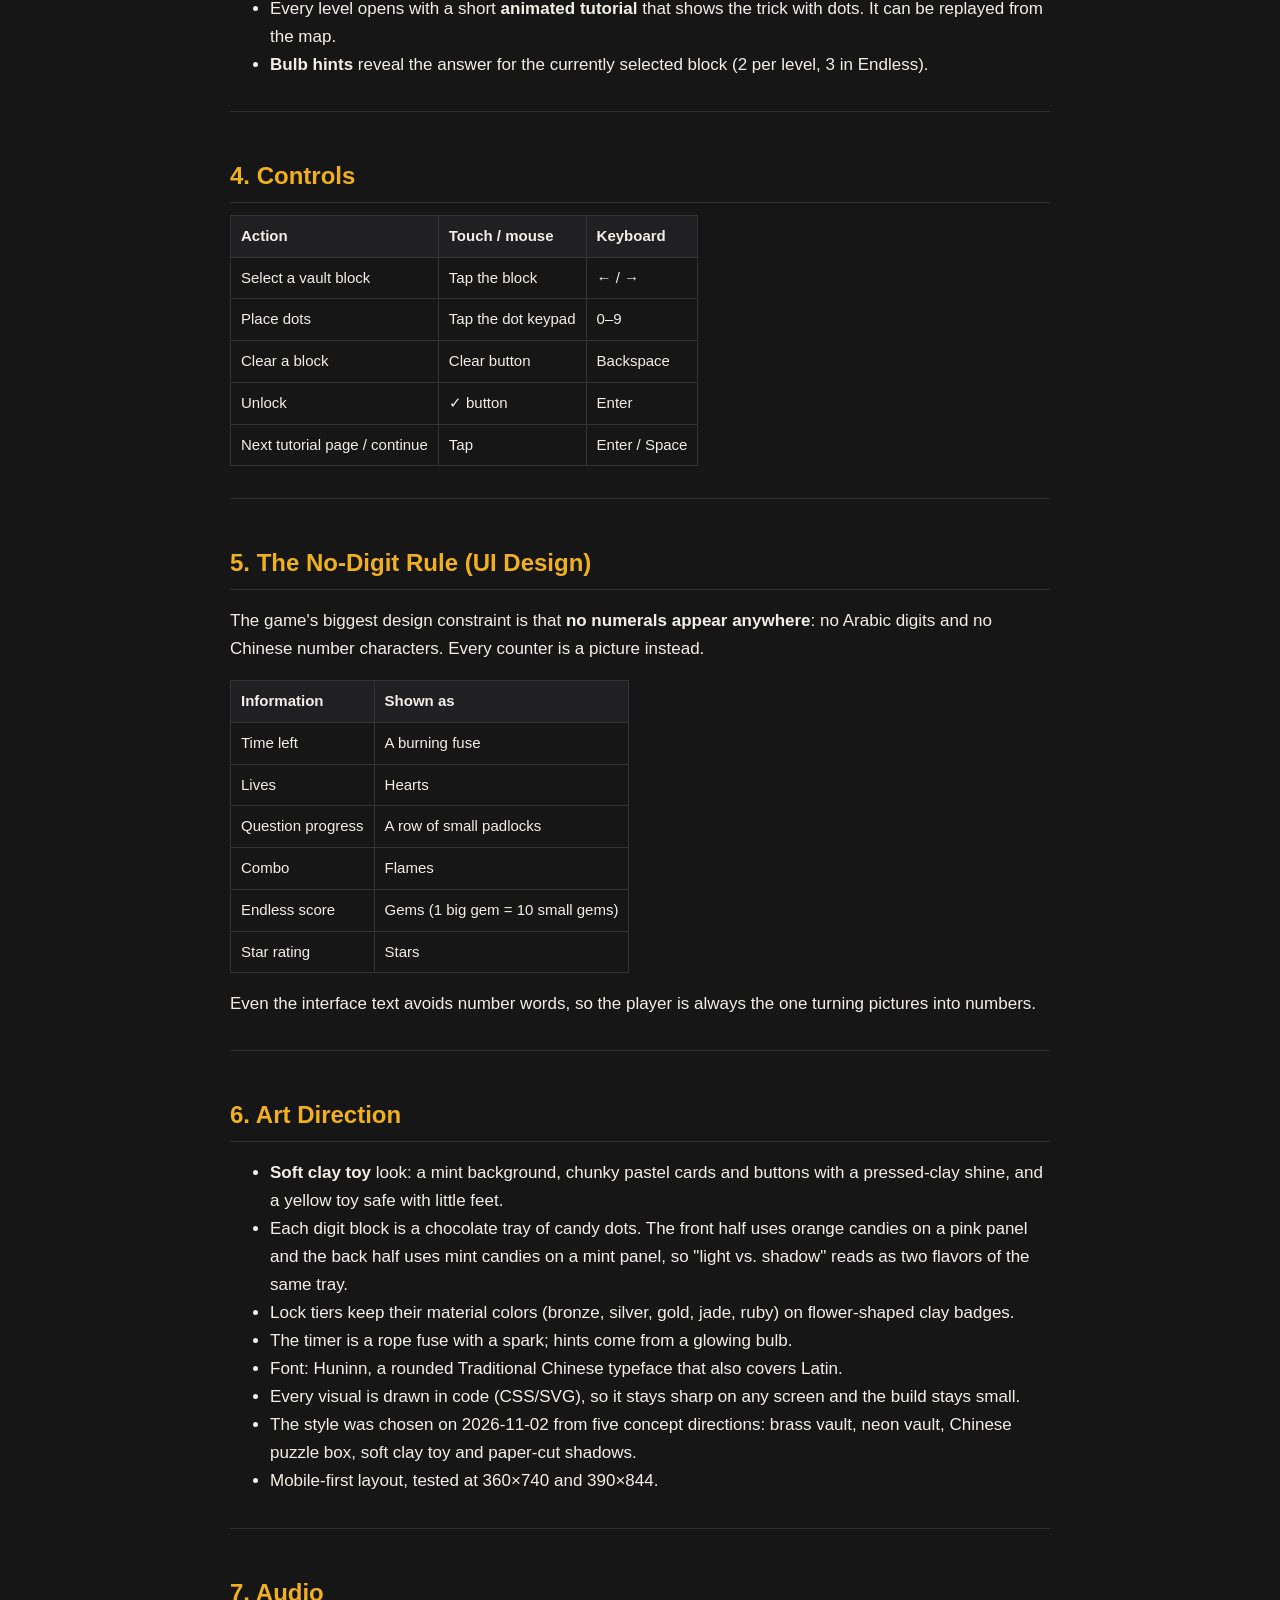
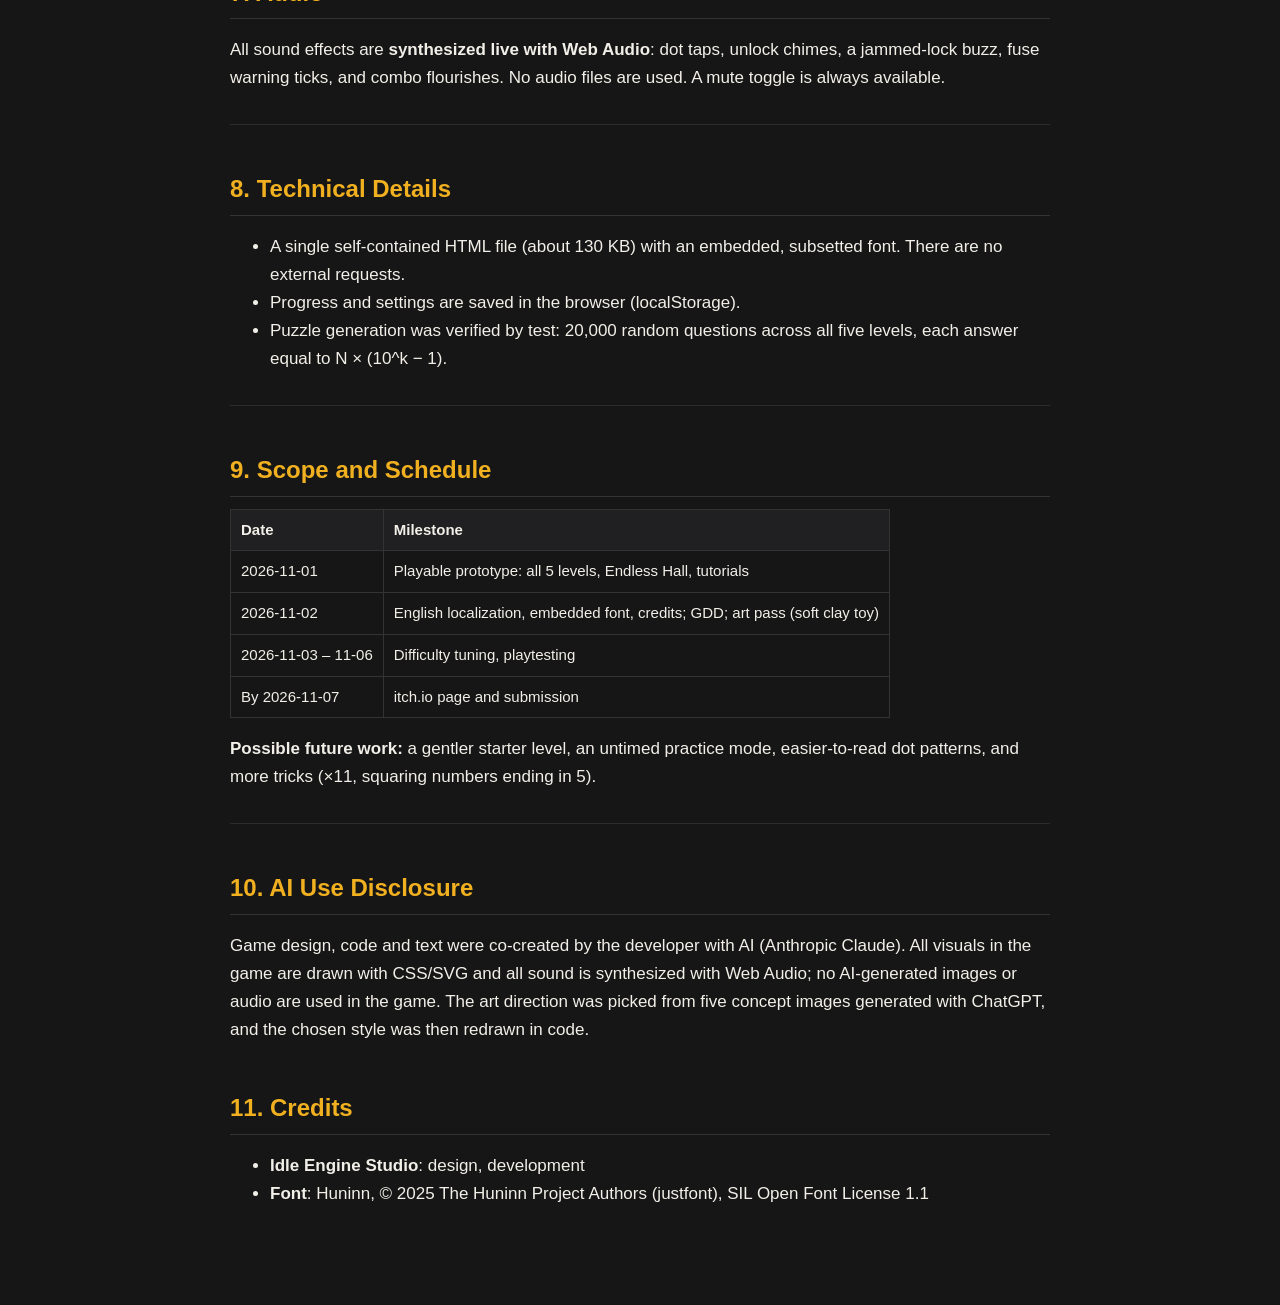
<file: shadow-vault/gdd.html>
<!doctype html>
<html lang="en">
<head>
<meta charset="utf-8">
<meta name="viewport" content="width=device-width, initial-scale=1">
<title>Shadow Vault — Game Design Document</title>
<meta name="description" content="Game Design Document for Shadow Vault, a no-digits mental-math puzzle by Idle Engine Studio. Game Jam 2026 AD entry, theme: Imperfect Symmetry.">
<style>
:root{color-scheme:dark}
body{margin:0;background:#161616;color:#f2efe8;font:17px/1.65 -apple-system,"Segoe UI",Roboto,"Noto Sans TC",sans-serif}
main{max-width:820px;margin:0 auto;padding:40px 20px 80px}
h1{font-size:34px;line-height:1.2;margin:0 0 8px;color:#f0b020}
h2{font-size:24px;margin:44px 0 12px;color:#f0b020;border-bottom:1px solid #333;padding-bottom:6px}
h3{font-size:19px;margin:28px 0 8px}
a{color:#f0b020}
hr{border:0;border-top:1px solid #2c2c2e;margin:32px 0}
blockquote{margin:16px 0;padding:10px 16px;border-left:4px solid #f0b020;background:#202022}
table{border-collapse:collapse;width:100%;margin:12px 0;font-size:15px;display:block;overflow-x:auto}
th,td{border:1px solid #333;padding:8px 10px;text-align:left;vertical-align:top}
th{background:#202022}
em{color:#c9c4b8}
.top{font-size:14px;margin-bottom:28px}
</style>
</head>
<body>
<main>
<p class="top"><a href="https://idleenginestudio.github.io/">Idle Engine Studio</a> · <a href="https://idleenginestudio.itch.io/shadow-vault">Play Shadow Vault on itch.io</a></p>
<h1>Shadow Vault — Game Design Document</h1>
<p><em>Idle Engine Studio · Game Jam 2026 AD entry · Theme: Imperfect Symmetry</em>
<em>Version 1.1 · 2026-11-02 (art pass)</em></p>
<hr />
<h2>1. Overview</h2>
<table>
<thead>
<tr>
<th></th>
<th></th>
</tr>
</thead>
<tbody>
<tr>
<td><strong>Title</strong></td>
<td>Shadow Vault（影子保險箱）</td>
</tr>
<tr>
<td><strong>Genre</strong></td>
<td>Puzzle / mental-math arcade</td>
</tr>
<tr>
<td><strong>Platform</strong></td>
<td>Web browser (HTML5), desktop and mobile; playable on itch.io</td>
</tr>
<tr>
<td><strong>Controls</strong></td>
<td>Touch or mouse; full keyboard support</td>
</tr>
<tr>
<td><strong>Languages</strong></td>
<td>English, Traditional Chinese (switchable in game)</td>
</tr>
<tr>
<td><strong>Session length</strong></td>
<td>2–5 minutes per level; Endless Hall as long as you survive</td>
</tr>
<tr>
<td><strong>Target audience</strong></td>
<td>Puzzle fans and curious learners aged 10+, players who like "aha" tricks more than drills</td>
</tr>
<tr>
<td><strong>Team</strong></td>
<td>Idle Engine Studio (solo developer, AI-assisted)</td>
</tr>
</tbody>
</table>
<h3>One-line pitch</h3>
<p>A vault-cracking math game with <strong>no digits on screen</strong>: numbers are shown only as dot patterns, and every combination is the "shadow" of the puzzle, a near-mirror that is never quite symmetric.</p>
<h3>Concept</h3>
<p>Multiplying by 9, 99 or 999 has a famous shortcut. Take one away from the number and write that as the front half. For the back half, write each digit's gap to 9:</p>
<blockquote>
<p>47 × 99 → front <strong>46</strong>, back <strong>53</strong> → <strong>4653</strong></p>
</blockquote>
<p>Most games would show this as a formula. Shadow Vault instead <strong>turns the trick into the picture</strong>. Each digit is a 3×3 block of dots, and the back half of the answer is literally the <strong>empty space (the shadow)</strong> of the front half. Put a front block and its back block together and the grid is exactly full. The player learns the trick by seeing it, not by reading it.</p>
<hr />
<h2>2. Theme: Imperfect Symmetry</h2>
<p>The whole game is built on one shape that is <em>almost</em> symmetric.</p>
<ul>
<li><strong>Mirror, with a missing piece.</strong> The vault's front half and back half are opposites. Every lit dot in front matches an empty dot behind, so the pairs fill the grid perfectly. But the front half is not the puzzle itself; it is the puzzle <strong>minus one dot</strong>. That one missing dot is what breaks the symmetry, and it is the key to every lock.</li>
<li><strong>The shadow is the answer.</strong> Light and shadow, filled and empty, front and back: the answer is always the puzzle's negative image, shifted by one.</li>
<li><strong>Breaking the mirror on purpose.</strong> In the Master Vault, the puzzle is longer than the multiplier, so the number must be <strong>cut</strong> and the halves no longer line up. The player has to work out where the symmetry breaks and repair it by hand: one less here, one more there.</li>
</ul>
<p>The theme is not decoration added on top. It is the rule the player has to discover to win.</p>
<h3>The math behind it</h3>
<p>Multiplying by a row of nines is a subtraction in disguise. For a two-digit N:</p>
<blockquote>
<p>N × 99 = N × 100 − N = (N − 1) × 100 + (100 − N)</p>
</blockquote>
<ul>
<li>The left part, <strong>N − 1</strong>, is the front half: the puzzle minus one dot.</li>
<li>The right part, <strong>100 − N = 99 − (N − 1)</strong>, takes each digit of the front away from 9. That is the front's empty space, its shadow.</li>
</ul>
<p>The same holds for ×9 and ×999 with one or three slots. In the Master Vault, N has more digits than the nines, so the shifted number and the subtraction overlap. Cut N into a left part and a right part (as many digits as the nines): the front becomes <strong>N − left − 1</strong> and the back becomes <strong>10^k − right</strong>. Example: 1234 × 99 → front 1234 − 12 − 1 = 1221, back 100 − 34 = 66 → 122166. Every puzzle the game generates was checked against N × (10^k − 1).</p>
<hr />
<h2>3. Core Gameplay</h2>
<h3>Core loop</h3>
<ol>
<li><strong>Read</strong> the puzzle: dot blocks × full blocks (1 full block = ×9, 2 = ×99, 3 = ×999).</li>
<li><strong>Think</strong> in your head, because no digits are ever shown.</li>
<li><strong>Dial</strong> the answer: select a block on the vault door and place dots on the dot keypad.</li>
<li><strong>Unlock</strong> before the fuse burns out, then go to the next lock.</li>
</ol>
<h3>Rules</h3>
<ul>
<li><strong>Numbers = dot blocks.</strong> A 3×3 block with <em>n</em> dots lit means the digit <em>n</em>; an empty block means zero.</li>
<li><strong>Front (gold)</strong> = puzzle minus one.</li>
<li><strong>Back (cyan)</strong> = the shadow of the front: each block's empty dots.</li>
<li><strong>Big numbers (Master Vault):</strong> cut the puzzle so the right part has as many blocks as the full blocks.</li>
<li>Front = puzzle − left part − 1</li>
<li>Back = shadow of the right part + 1</li>
<li><strong>Mistakes:</strong> a wrong answer or a timeout costs a heart. The game then shows the correct vault, marks the wrong blocks, and repeats the unlocking rule.</li>
</ul>
<h3>Levels and progression</h3>
<table>
<thead>
<tr>
<th>Level</th>
<th>Puzzle</th>
<th>Fuse per question</th>
</tr>
</thead>
<tbody>
<tr>
<td>Bronze Lock</td>
<td>one-digit × 9</td>
<td>15 s</td>
</tr>
<tr>
<td>Silver Lock</td>
<td>one-digit × 99</td>
<td>18 s</td>
</tr>
<tr>
<td>Gold Lock</td>
<td>two-digit × 99</td>
<td>24 s</td>
</tr>
<tr>
<td>Treasury</td>
<td>one- to three-digit × 999</td>
<td>30 s</td>
</tr>
<tr>
<td>Master Vault</td>
<td>longer than the multiplier, must be cut</td>
<td>45 s</td>
</tr>
<tr>
<td>Endless Hall</td>
<td>all lock types mixed, fuse keeps getting shorter (down to 60%)</td>
<td>—</td>
</tr>
</tbody>
</table>
<ul>
<li>Each level has 8 questions and 3 hearts. Hearts left at the end become stars (up to 3).</li>
<li>Clearing a level unlocks the next one.</li>
<li>Every level opens with a short <strong>animated tutorial</strong> that shows the trick with dots. It can be replayed from the map.</li>
<li><strong>Bulb hints</strong> reveal the answer for the currently selected block (2 per level, 3 in Endless).</li>
</ul>
<hr />
<h2>4. Controls</h2>
<table>
<thead>
<tr>
<th>Action</th>
<th>Touch / mouse</th>
<th>Keyboard</th>
</tr>
</thead>
<tbody>
<tr>
<td>Select a vault block</td>
<td>Tap the block</td>
<td>← / →</td>
</tr>
<tr>
<td>Place dots</td>
<td>Tap the dot keypad</td>
<td>0–9</td>
</tr>
<tr>
<td>Clear a block</td>
<td>Clear button</td>
<td>Backspace</td>
</tr>
<tr>
<td>Unlock</td>
<td>✓ button</td>
<td>Enter</td>
</tr>
<tr>
<td>Next tutorial page / continue</td>
<td>Tap</td>
<td>Enter / Space</td>
</tr>
</tbody>
</table>
<hr />
<h2>5. The No-Digit Rule (UI Design)</h2>
<p>The game's biggest design constraint is that <strong>no numerals appear anywhere</strong>: no Arabic digits and no Chinese number characters. Every counter is a picture instead.</p>
<table>
<thead>
<tr>
<th>Information</th>
<th>Shown as</th>
</tr>
</thead>
<tbody>
<tr>
<td>Time left</td>
<td>A burning fuse</td>
</tr>
<tr>
<td>Lives</td>
<td>Hearts</td>
</tr>
<tr>
<td>Question progress</td>
<td>A row of small padlocks</td>
</tr>
<tr>
<td>Combo</td>
<td>Flames</td>
</tr>
<tr>
<td>Endless score</td>
<td>Gems (1 big gem = 10 small gems)</td>
</tr>
<tr>
<td>Star rating</td>
<td>Stars</td>
</tr>
</tbody>
</table>
<p>Even the interface text avoids number words, so the player is always the one turning pictures into numbers.</p>
<hr />
<h2>6. Art Direction</h2>
<ul>
<li><strong>Soft clay toy</strong> look: a mint background, chunky pastel cards and buttons with a pressed-clay shine, and a yellow toy safe with little feet.</li>
<li>Each digit block is a chocolate tray of candy dots. The front half uses orange candies on a pink panel and the back half uses mint candies on a mint panel, so "light vs. shadow" reads as two flavors of the same tray.</li>
<li>Lock tiers keep their material colors (bronze, silver, gold, jade, ruby) on flower-shaped clay badges.</li>
<li>The timer is a rope fuse with a spark; hints come from a glowing bulb.</li>
<li>Font: Huninn, a rounded Traditional Chinese typeface that also covers Latin.</li>
<li>Every visual is drawn in code (CSS/SVG), so it stays sharp on any screen and the build stays small.</li>
<li>The style was chosen on 2026-11-02 from five concept directions: brass vault, neon vault, Chinese puzzle box, soft clay toy and paper-cut shadows.</li>
<li>Mobile-first layout, tested at 360×740 and 390×844.</li>
</ul>
<hr />
<h2>7. Audio</h2>
<p>All sound effects are <strong>synthesized live with Web Audio</strong>: dot taps, unlock chimes, a jammed-lock buzz, fuse warning ticks, and combo flourishes. No audio files are used. A mute toggle is always available.</p>
<hr />
<h2>8. Technical Details</h2>
<ul>
<li>A single self-contained HTML file (about 130 KB) with an embedded, subsetted font. There are no external requests.</li>
<li>Progress and settings are saved in the browser (localStorage).</li>
<li>Puzzle generation was verified by test: 20,000 random questions across all five levels, each answer equal to N × (10^k − 1).</li>
</ul>
<hr />
<h2>9. Scope and Schedule</h2>
<table>
<thead>
<tr>
<th>Date</th>
<th>Milestone</th>
</tr>
</thead>
<tbody>
<tr>
<td>2026-11-01</td>
<td>Playable prototype: all 5 levels, Endless Hall, tutorials</td>
</tr>
<tr>
<td>2026-11-02</td>
<td>English localization, embedded font, credits; GDD; art pass (soft clay toy)</td>
</tr>
<tr>
<td>2026-11-03 – 11-06</td>
<td>Difficulty tuning, playtesting</td>
</tr>
<tr>
<td>By 2026-11-07</td>
<td>itch.io page and submission</td>
</tr>
</tbody>
</table>
<p><strong>Possible future work:</strong> a gentler starter level, an untimed practice mode, easier-to-read dot patterns, and more tricks (×11, squaring numbers ending in 5).</p>
<hr />
<h2>10. AI Use Disclosure</h2>
<p>Game design, code and text were co-created by the developer with AI (Anthropic Claude). All visuals in the game are drawn with CSS/SVG and all sound is synthesized with Web Audio; no AI-generated images or audio are used in the game. The art direction was picked from five concept images generated with ChatGPT, and the chosen style was then redrawn in code.</p>
<h2>11. Credits</h2>
<ul>
<li><strong>Idle Engine Studio</strong>: design, development</li>
<li><strong>Font</strong>: Huninn, © 2025 The Huninn Project Authors (justfont), SIL Open Font License 1.1</li>
</ul>
</main>
</body>
</html>
</file>
<file: style.css>
:root{--bg:#fbfaf7;--fg:#22252a;--mute:#5d636b;--line:#e3e0d8;--accent:#c4362b;--card:#fff}
@media (prefers-color-scheme:dark){:root{--bg:#16181c;--fg:#e9e7e2;--mute:#a3a8b0;--line:#30343a;--accent:#ff7a6b;--card:#1e2126}}
*{box-sizing:border-box}html{-webkit-text-size-adjust:100%}
body{margin:0;background:var(--bg);color:var(--fg);font:16px/1.75 -apple-system,BlinkMacSystemFont,"PingFang TC","Noto Sans TC","Microsoft JhengHei",sans-serif}
main{max-width:760px;margin:0 auto;padding:32px 16px 64px}
h1{font-size:1.7rem;line-height:1.3;margin:0 0 4px}h2{font-size:1.15rem;margin:32px 0 8px;padding-top:8px;border-top:1px solid var(--line)}
h3{font-size:1rem;margin:20px 0 4px}p,li{margin:6px 0}ul{padding-left:1.3em}
.meta{color:var(--mute);font-size:.9rem;margin:0 0 20px}a{color:var(--accent)}
.lang{display:flex;gap:12px;font-size:.9rem;margin:0 0 24px}.en{margin-top:48px}
.apps{list-style:none;padding:0}.apps li{background:var(--card);border:1px solid var(--line);border-radius:10px;padding:12px 16px;margin:10px 0}
.apps small{display:block;color:var(--mute)}footer{margin-top:48px;color:var(--mute);font-size:.85rem}
.hero{padding:24px 0 8px}.hero h1{font-size:2.2rem;letter-spacing:-.01em}
.tag{font-size:1.05rem;color:var(--mute);margin:4px 0 16px}
.btns{display:flex;flex-wrap:wrap;gap:8px;margin:12px 0}
.btn{display:inline-block;padding:6px 14px;border:1px solid var(--line);border-radius:999px;background:var(--card);text-decoration:none;color:var(--fg);font-size:.95rem}
.btn:hover{border-color:var(--accent);color:var(--accent)}
.games{display:grid;gap:16px;margin:12px 0}
.game{background:var(--card);border:1px solid var(--line);border-radius:12px;overflow:hidden}
.game img{display:block;width:100%;height:auto;aspect-ratio:63/50;object-fit:cover;background:var(--line)}
.game .ph{display:flex;align-items:center;justify-content:center;font-size:2.4rem;color:var(--mute);height:96px;background:var(--line)}
.gb{padding:12px 16px 16px}.gb h3{margin:2px 0 6px;font-size:1.15rem}.gb h3 span{display:block;font-size:.9rem;font-weight:400;color:var(--mute)}
.st{font-size:.8rem;color:var(--accent);margin:0}.en-d{color:var(--mute);font-size:.92rem}.wh{font-size:.85rem;color:var(--mute);margin-top:8px}
@media (min-width:640px){.games{grid-template-columns:1fr 1fr}.game:first-child{grid-column:1/-1}}
.brand{display:flex;align-items:center;gap:14px}.brand img{width:72px;height:72px;border-radius:16px;flex:none}
</file>
<file: privacy/style.css>
:root{--bg:#fbfaf7;--fg:#22252a;--mute:#5d636b;--line:#e3e0d8;--accent:#c4362b;--card:#fff}
@media (prefers-color-scheme:dark){:root{--bg:#16181c;--fg:#e9e7e2;--mute:#a3a8b0;--line:#30343a;--accent:#ff7a6b;--card:#1e2126}}
*{box-sizing:border-box}html{-webkit-text-size-adjust:100%}
body{margin:0;background:var(--bg);color:var(--fg);font:16px/1.75 -apple-system,BlinkMacSystemFont,"PingFang TC","Noto Sans TC","Microsoft JhengHei",sans-serif}
main{max-width:760px;margin:0 auto;padding:32px 16px 64px}
h1{font-size:1.7rem;line-height:1.3;margin:0 0 4px}h2{font-size:1.15rem;margin:32px 0 8px;padding-top:8px;border-top:1px solid var(--line)}
h3{font-size:1rem;margin:20px 0 4px}p,li{margin:6px 0}ul{padding-left:1.3em}
.meta{color:var(--mute);font-size:.9rem;margin:0 0 20px}a{color:var(--accent)}
.lang{display:flex;gap:12px;font-size:.9rem;margin:0 0 24px}.en{margin-top:48px}
.apps{list-style:none;padding:0}.apps li{background:var(--card);border:1px solid var(--line);border-radius:10px;padding:12px 16px;margin:10px 0}
.apps small{display:block;color:var(--mute)}footer{margin-top:48px;color:var(--mute);font-size:.85rem}
</file>
<file: sweetie-nim/assets/index-qR1cHXwg.css>
@font-face{font-family:Fredoka;font-weight:500;font-display:swap;src:url(/sweetie-nim/assets/fonts/fredoka-500.woff2)format("woff2")}@font-face{font-family:Fredoka;font-weight:700;font-display:swap;src:url(/sweetie-nim/assets/fonts/fredoka-700.woff2)format("woff2")}@font-face{font-family:Huninn;font-weight:400;font-display:swap;src:url(/sweetie-nim/assets/fonts/huninn-subset.woff2)format("woff2")}:root{--cream:#fff8ee;--cream-deep:#f7e3c8;--caramel:#e3a462;--caramel-deep:#b36d32;--choco:#6b3a22;--choco-deep:#45220f;--ink:#5b2f1b;--muted:#9b6e55;--pink:#ff5c9a;--pink-deep:#c9336f;--blue:#45a3ff;--blue-deep:#1f69c9;--mint:#36b98a;--mint-deep:#1f8460;--berry:#e8365d;--lemon:#ffd54a;--f-latin:"Fredoka", "Huninn", "PingFang TC", "Noto Sans TC", "Microsoft JhengHei", system-ui, sans-serif;--f-text:"Huninn", "PingFang TC", "Noto Sans TC", "Microsoft JhengHei", system-ui, sans-serif;--f-mono:ui-monospace, "SFMono-Regular", Menlo, Consolas, monospace;--sprinkles:url("data:image/svg+xml,%3Csvg xmlns='http://www.w3.org/2000/svg' width='64' height='26'%3E%3Cg stroke-width='4' stroke-linecap='round'%3E%3Cpath d='M6 8l7 3' stroke='%23ff7eb3'/%3E%3Cpath d='M22 18l6-5' stroke='%236fd3b0'/%3E%3Cpath d='M36 6l7 2' stroke='%23ffd54a'/%3E%3Cpath d='M50 17l7-4' stroke='%237fb8ff'/%3E%3Cpath d='M58 5l3 6' stroke='%23ff7eb3'/%3E%3C/g%3E%3C/svg%3E");--lightningcss-light:initial;--lightningcss-dark: ;color-scheme:light}*{box-sizing:border-box}[hidden]{display:none!important}html{-webkit-text-size-adjust:100%;background:#f9d6c4}body{z-index:0;color:var(--ink);font:16px/1.55 var(--f-text);min-height:100vh;padding:env(safe-area-inset-top,0px) env(safe-area-inset-right,0px) env(safe-area-inset-bottom,0px) env(safe-area-inset-left,0px);background:0 0;margin:0;position:relative}body:before{content:"";z-index:-1;pointer-events:none;background:linear-gradient(#fff4ec4d,#ffece42e 40%,#fff0e861),#f9d6c4 url(/sweetie-nim/assets/candy/bg-portrait.webp) top/cover no-repeat;position:fixed;top:0;bottom:0;left:0;right:0}@media (min-aspect-ratio:1){body:before{background:linear-gradient(#fff4ec42,#fff0e857),#f9d6c4 url(/sweetie-nim/assets/candy/bg-landscape.webp) 50%/cover no-repeat}}button{font:inherit;color:inherit}button:focus-visible{outline:3px solid var(--pink);outline-offset:3px}summary:focus-visible{outline:3px solid var(--pink);outline-offset:3px}kbd{font:500 11px var(--f-latin);border:1px solid #5b2f1b40;border-radius:4px;padding:0 4px}.page{max-width:1080px;padding-inline-start:16px;padding-inline-end:16px;padding-block:8px calc(28px + var(--ad-bottom,0px));margin:0 auto;position:relative}.decor{pointer-events:none;filter:drop-shadow(2px 6px 4px #5a281459);z-index:0;position:absolute}.decor-jar{width:92px;top:250px;left:-110px}.decor-lollipop{width:80px;top:470px;left:-96px;transform:rotate(-12deg)}.decor-gingerbread{width:84px;top:300px;right:-104px;transform:rotate(6deg)}.decor-wrapped{width:88px;top:520px;right:-100px;transform:rotate(-16deg)}@media (max-width:1300px){.decor{display:none}}.topbar{z-index:1;flex-wrap:wrap;justify-content:space-between;align-items:center;gap:4px 12px;display:flex;position:relative}.wordmark{margin:0;line-height:0}.wordmark img{filter:drop-shadow(0 4px 3px #5a28144d);width:auto;height:64px}.topbar-actions{flex-wrap:wrap;justify-content:flex-end;gap:6px;display:flex}.pill{border:3px solid var(--caramel);background:var(--cream);min-height:40px;color:var(--ink);box-shadow:0 3px 0 var(--caramel-deep), 0 6px 10px -4px #5a281473;cursor:pointer;white-space:nowrap;border-radius:14px;align-items:center;gap:5px;padding:3px 11px 3px 6px;font-size:15px;transition:transform 80ms,box-shadow 80ms,filter .15s;display:inline-flex}.pill:active{box-shadow:0 1px 0 var(--caramel-deep);transform:translateY(2px)}.pill-icon{object-fit:contain;flex:none;width:26px;height:26px}#sound-button[aria-pressed=false],#effects-button[aria-pressed=false]{filter:saturate(.35);opacity:.85}#sound-button .when-off,#sound-button[aria-pressed=false] .when-on{display:none}#sound-button[aria-pressed=false] .when-off{display:block}#math-button[aria-pressed=true]{background:#fff1a8;border-color:#e8b730}#progress{font:500 14px var(--f-latin);color:var(--muted);font-variant-numeric:tabular-nums}.layout{z-index:1;gap:14px;margin-top:8px;display:grid;position:relative}@media (min-width:900px){.mat #board{--board-avail:calc(min(100vw, 1080px) - 32px - 328px - 24px)}.layout{grid-template-columns:minmax(0,1fr) 300px;align-items:start;gap:28px;margin-top:14px}.side{position:sticky;top:16px}}.game{gap:12px;min-width:0;display:grid}.cookie,.verdict,.hint{background:var(--cream);border:4px solid var(--caramel);box-shadow:inset 0 0 0 2px #ffffffb3, 0 4px 0 var(--caramel-deep), 0 12px 22px -10px #5a28148c;border-radius:20px;position:relative}.level-card:after,.outcome:after,.progress-card:after{content:"";background:var(--sprinkles) no-repeat;pointer-events:none;width:64px;height:26px;position:absolute;top:-10px;right:18px}.level-card{padding:10px 16px 12px}.eyebrow{color:var(--muted);letter-spacing:.04em;margin:0;font-size:14px;font-weight:400}.level-title{justify-content:space-between;align-items:center;gap:12px;display:flex}.level-title h2{font:700 clamp(26px, 7vw, 36px)/1.15 var(--f-latin);color:var(--ink);text-wrap:balance;align-items:baseline;gap:10px;margin:0;display:flex}#level-number{color:var(--pink-deep);font-variant-numeric:tabular-nums}.world{white-space:nowrap;color:var(--ink);border:2px solid var(--cream-deep);background:#fff;border-radius:999px;align-items:center;gap:4px;padding:3px 12px;font-size:14px;display:inline-flex}.world[data-world=gravity]{color:#fff;border-color:var(--mint-deep);text-shadow:0 1px #0003;background:linear-gradient(180deg, #5fd8a8, var(--mint));box-shadow:inset 0 2px 0 #ffffff73, 0 2px 0 var(--mint-deep)}.lesson{color:var(--ink);max-width:60ch;margin:2px 0 0;font-size:16px;line-height:1.6}.mat{width:fit-content;max-width:100%;box-shadow:inset 0 0 0 3px #ffffffd9, 0 5px 0 var(--pink-deep), 0 18px 30px -12px #6e1e3299;background-color:#ffe3ee;background-image:linear-gradient(90deg,#ff569280 50%,#0000 50%),linear-gradient(#ff569280 50%,#0000 50%);background-size:24px 24px;border-radius:24px;margin-inline-start:auto;margin-inline-end:auto;padding:12px;position:relative}#board{--board-max-h:min(calc(60vh - var(--ad-bottom,0px)), 540px);--board-avail:calc(100vw - 32px - 24px);width:min(var(--board-avail), var(--board-w,434px), calc(var(--board-max-h) * var(--board-aspect,1)));touch-action:none;-webkit-user-select:none;user-select:none;background:radial-gradient(ellipse at 50% 30%, #8a4c2c, var(--choco) 60%, #5a2f1a);height:auto;box-shadow:0 0 0 4px #f3c08a, 0 0 0 6px var(--caramel-deep), inset 0 4px 14px #00000073;border-radius:16px;outline:none;margin:0 auto;display:block}#board:focus-visible{box-shadow:0 0 0 4px var(--lemon), 0 0 0 6px var(--caramel-deep), inset 0 4px 14px #00000073}.box-bow{pointer-events:none;filter:drop-shadow(0 4px 3px #6e1e3259);z-index:1;width:74px;position:absolute;bottom:-18px;right:-14px;transform:rotate(10deg)}.label-chip{fill:#f6d29b;stroke:var(--caramel-deep);stroke-width:1.5px}.coord{font:700 15px var(--f-latin);fill:var(--choco)}.cup{pointer-events:none}.ledge{fill:#e9a865;stroke:var(--caramel-deep);stroke-width:2px}.ledge-shine{stroke:#fff5dccc;stroke-width:2px;stroke-linecap:round}.chip-shadow{fill:#280f0580}.token .chip,.token .chip-shadow{transform-box:fill-box;transform-origin:50%;transition:transform .14s ease-out,filter .14s}.token.lifted .chip{filter:drop-shadow(0 0 5px #fff6a8)drop-shadow(0 0 2px #fff);transform:translateY(-6px)scale(1.1)}.token.lifted .chip-shadow{opacity:.7;transform:translate(3px,5px)scale(1.04)}.piece{fill:#0000;stroke:#0000;stroke-width:4px;cursor:pointer}#board[aria-disabled=true] .piece{cursor:default}.piece.selected{stroke:var(--lemon)}.piece.ai-selected{stroke:var(--berry)}.piece.keyboard-focus{stroke:#fff;stroke-dasharray:6 5}#board[data-turn=ai] .token:not(.lifted) .chip{filter:saturate(.8)brightness(.95)}.chapter-transition{text-align:center;z-index:2;color:#fff;background:#5a2f1aed;border-radius:16px;place-content:center;gap:4px;display:grid;position:absolute;top:12px;bottom:12px;left:12px;right:12px}.chapter-transition span{color:#ffd3e4}.chapter-transition strong{font:700 46px/1.1 var(--f-latin);color:#fff}.burst{pointer-events:none;z-index:3;width:0;height:0;position:absolute;top:50%;left:50%}.burst img{filter:drop-shadow(1px 3px 2px #5a1e1466);width:50px;height:50px;position:absolute;top:0;left:0}.turn-bar{color:#fff8ee;background:linear-gradient(180deg, #8a4c2c, var(--choco));border:3px solid var(--caramel);box-shadow:inset 0 2px 0 #ffffff2e, 0 4px 0 var(--caramel-deep);border-radius:18px;justify-content:space-between;align-items:center;gap:12px;padding:8px 16px 8px 10px;display:flex}#status{align-items:center;gap:10px;font-size:18px;display:inline-flex}#status:before{content:"";width:34px;height:34px;box-shadow:0 0 0 3px var(--lemon), 0 2px 3px #0006;background:#fff3e6 url(/sweetie-nim/assets/candy/donut.webp) 50%/112% no-repeat;border-radius:50%;flex:none}#status[data-turn=ai]:before{box-shadow:0 0 0 3px var(--berry), 0 2px 3px #0006;animation:1.2s linear infinite spin}#status[data-turn=won]:before{box-shadow:0 0 0 3px var(--mint), 0 2px 3px #0006}#status[data-turn=lost]:before{filter:grayscale();box-shadow:0 0 0 3px #b9a79b,0 2px 3px #0006}@keyframes spin{to{transform:rotate(360deg)}}#piece-count{color:#ffe3ee;font-variant-numeric:tabular-nums;white-space:nowrap;font-size:17px}.verdict{margin:0;padding:10px 14px;font-size:16px}.verdict:before{font:700 18px var(--f-latin);margin-right:6px}.verdict[data-ok=true]{color:var(--mint-deep);border-color:var(--mint)}.verdict[data-ok=true]:before{content:"✓"}.verdict[data-ok=false]{color:var(--berry);border-color:#f28aa3}.verdict[data-ok=false]:before{content:"✗"}.outcome{min-height:96px;scroll-margin-bottom:calc(var(--ad-bottom,0px) + 16px);gap:10px;padding:14px 16px 14px 82px;display:grid}.outcome-trophy{filter:drop-shadow(0 3px 2px #5a28144d);width:62px;position:absolute;top:50%;left:10px;transform:translateY(-50%)rotate(-6deg)}.outcome p{margin:0;font-size:19px}.outcome[data-won=false]{padding-left:16px}.outcome[data-won=false] .outcome-trophy{display:none}.outcome-actions,.controls{flex-wrap:wrap;gap:10px;display:flex}.button{border:3px solid var(--caramel);cursor:pointer;background:var(--cream);min-height:50px;color:var(--ink);box-shadow:0 4px 0 var(--caramel-deep), 0 8px 14px -6px #5a281473;border-radius:18px;justify-content:center;align-items:center;gap:8px;padding:8px 20px;font-size:17px;transition:transform 80ms,box-shadow 80ms;display:inline-flex;position:relative}.button:active{box-shadow:0 1px 0 var(--caramel-deep);transform:translateY(3px)}.button-icon{object-fit:contain;width:30px;height:30px;margin-left:-6px}.jelly{color:#fff;text-shadow:0 2px #0000002e;border-color:#ffffffbf;font-size:19px;overflow:hidden}.jelly:before{content:"";pointer-events:none;background:linear-gradient(#ffffff8c,#fff0);border-radius:999px;height:38%;position:absolute;top:4px;left:10%;right:10%}.jelly.pink{background:linear-gradient(180deg, #ff8dbb, var(--pink));box-shadow:0 5px 0 var(--pink-deep), 0 10px 16px -6px #961e4680}.jelly.pink:active{box-shadow:0 2px 0 var(--pink-deep)}.jelly.blue{background:linear-gradient(180deg, #7cc0ff, var(--blue));box-shadow:0 5px 0 var(--blue-deep), 0 10px 16px -6px #14469680}.jelly.blue:active{box-shadow:0 2px 0 var(--blue-deep)}.button:disabled{opacity:.55;cursor:default}.controls .button{flex:1 1 0}@media (min-width:900px){.controls .button{flex:none;min-width:170px}}.hint{background:#fff6c8;border-color:#f0c64c;margin:0;padding:10px 14px;font-size:16px;box-shadow:0 4px #c99a1d}.card{min-width:0;padding:12px 14px}.card h2{margin:0 0 6px}.math pre{font:12.5px/1.55 var(--f-mono);white-space:pre-wrap;word-break:break-word;margin:0}.analysis ol{margin:6px 0 0;padding-left:1.4em;font-size:15px}.small{color:var(--muted);margin:0;font-size:14px}.side{gap:14px;min-width:0;display:grid}.rules{padding:0}.rules summary{cursor:pointer;justify-content:space-between;align-items:center;padding:10px 14px;font-size:18px;list-style:none;display:flex}.rules summary::-webkit-details-marker{display:none}.summary-title{align-items:center;gap:8px;display:inline-flex}.summary-title img{object-fit:contain;width:30px;height:30px}.rules summary:after{content:attr(data-closed);color:var(--muted);font-size:14px}.rules[open] summary:after{content:attr(data-open)}.rule-list{gap:6px;margin:0;padding:0 14px 14px 2.2em;font-size:16px;display:grid}.progress-card{gap:10px;display:grid}.progress-head{justify-content:space-between;align-items:baseline;display:flex}.mission-track{grid-template-columns:repeat(10,1fr);gap:4px;max-width:320px;display:grid}.mission-track span{aspect-ratio:1;opacity:.3;filter:grayscale();background:url(/sweetie-nim/assets/candy/donut.webp) 50%/contain no-repeat;border-radius:50%}.mission-track span.unlocked{opacity:.55;filter:grayscale(.7)}.mission-track span.completed{opacity:1;filter:drop-shadow(0 2px 1px #5a281459)}.mission-track span.current{box-shadow:0 0 0 2.5px var(--pink)}.link-button{color:inherit;cursor:pointer;background:0 0;border:0;font-size:13px;text-decoration:underline;display:none}body.privacy-options .link-button.privacy,.link-button.lang{display:inline}.link-button.lang{color:var(--pink-deep);font-weight:700}.footer{width:fit-content;max-width:100%;color:var(--ink);text-align:center;background:#fff8eec7;border-radius:999px;margin:22px auto 0;padding:4px 12px;font-size:13px}dialog{border:4px solid var(--caramel);background:var(--cream);width:min(420px,100vw - 32px);color:var(--ink);box-shadow:0 5px 0 var(--caramel-deep), 0 24px 50px #3c140a80;border-radius:22px;padding:16px}dialog::backdrop{background:#5a281e80}.dialog-heading{justify-content:space-between;align-items:center;display:flex}.dialog-heading h2{margin:0;font-size:24px;font-weight:400}.icon-button{border:3px solid var(--caramel);cursor:pointer;width:42px;height:42px;box-shadow:0 2px 0 var(--caramel-deep);background:#fff;border-radius:50%;font-size:20px}#level-list{gap:8px;margin-top:12px;display:grid}.level-tile{text-align:left;border:3px solid var(--cream-deep);cursor:pointer;background:#fff;border-radius:16px;grid-template-columns:34px 2.2em 1fr auto;align-items:center;gap:8px;min-height:52px;padding:6px 12px;display:grid;box-shadow:0 3px #e8cfae}.level-tile:before{content:"";background:url(/sweetie-nim/assets/candy/donut.webp) 50%/contain no-repeat;width:32px;height:32px}.level-tile:hover:not(:disabled){background:#fff3f8}.level-tile.current{border-color:var(--pink)}.level-tile:disabled{cursor:default;color:var(--muted);box-shadow:none;background:#f8efe4}.level-tile:disabled:before{filter:grayscale();opacity:.4}.tile-num{font:500 15px var(--f-latin);color:var(--muted);font-variant-numeric:tabular-nums}.tile-name{font:700 16px var(--f-latin)}.tile-state{color:var(--muted);font-size:14px}.level-tile.completed .tile-state{color:var(--mint-deep)}@media (max-width:520px){.topbar{justify-content:center}.wordmark img{height:46px}.topbar-actions{flex-wrap:nowrap;justify-content:center;gap:4px}.pill{border-width:2.5px;border-radius:12px;gap:3px;min-height:36px;padding:2px 8px 2px 4px;font-size:14px}.pill-icon{width:22px;height:22px}#progress{font-size:13px}.page{padding-inline-start:12px;padding-inline-end:12px}.mat{background-size:16px 16px;border-radius:20px;padding:8px}.mat #board{--board-avail:calc(100vw - 24px - 16px)}.box-bow{width:58px;bottom:-14px;right:-8px}.level-card{padding:8px 14px 10px}}@media (max-width:360px){.pill-icon{display:none}.pill{padding-left:8px}}@media (pointer:coarse),(max-width:520px){#math-button kbd{display:none}}body.effects-off *,body.effects-off :before{transition:none!important;animation:none!important}@media (prefers-reduced-motion:reduce){*,:before{transition:none!important;animation:none!important}}.card-head{justify-content:space-between;align-items:center;gap:8px;display:flex}.mode-chip{border:2px solid var(--caramel);cursor:pointer;color:var(--ink);box-shadow:0 2px 0 var(--caramel-deep);white-space:nowrap;background:#fff;border-radius:999px;flex:none;padding:1px 10px;font-size:13px}.mode-chip[data-mode=misere]{border-color:var(--pink);color:var(--pink-deep);box-shadow:0 2px 0 var(--pink-deep);background:#ffe0ec}.mode-picker{grid-template-columns:1fr 1fr;gap:10px;margin-top:12px;display:grid}.mode-card{cursor:pointer;text-align:center;border:3px solid var(--cream-deep);color:var(--ink);background:#fff;border-radius:18px;justify-items:center;gap:2px;padding:10px 8px 8px;display:grid;box-shadow:0 3px #e8cfae}.mode-card img{object-fit:contain;width:52px;height:52px}.mode-name{font-size:16px}.mode-name b{font:700 19px var(--f-latin);color:var(--pink-deep)}.mode-rule{color:var(--muted);font-size:13px}.mode-progress{font:500 13px var(--f-latin);color:var(--muted)}.mode-card[aria-checked=true]{border-color:var(--pink);box-shadow:0 3px 0 var(--pink-deep);background:#fff3f8}.dialog-subheading{margin:16px 0 0;font-size:20px;font-weight:400}#level-dialog{max-height:calc(100vh - 32px);overflow:auto}.play-tabs{grid-template-columns:repeat(4,1fr);gap:6px;margin-top:8px;display:grid}.play-tab{cursor:pointer;border:3px solid var(--cream-deep);color:var(--ink);background:#fff;border-radius:14px;justify-items:center;gap:2px;padding:6px 2px;font-size:13px;line-height:1.25;display:grid;box-shadow:0 2px #e8cfae}.play-tab img{object-fit:contain;width:30px;height:30px}.play-tab[aria-selected=true]{border-color:var(--pink);box-shadow:0 2px 0 var(--pink-deep);background:#fff3f8}.play-panel{margin-top:10px}.panel-status{color:var(--mint-deep);min-height:1em;margin:6px 0;font-size:15px}.choice-row{grid-template-columns:repeat(3,1fr);gap:8px;margin-top:8px;display:grid}.button.choice{flex-direction:column;gap:0;min-height:58px;padding:6px 4px}.button.choice small{color:var(--muted);font-size:12px}.button.wide{width:100%}.settings-row{grid-template-columns:1fr 1fr;gap:8px;margin:8px 0 4px;display:grid}.settings-row .button.choice{flex-direction:row;gap:6px;min-height:48px}#music-button[aria-pressed=false]{filter:saturate(.35);opacity:.85}.footer .credit{opacity:.8;font-size:11px;display:block}body[data-kind=duo] #status[data-turn=ai]:before{animation:none}.stars{letter-spacing:4px;color:#f5b400;text-shadow:0 2px #b46e0040;margin:0;font-size:26px;line-height:1}.outcome #outcome-tip{margin-top:-4px}.tile-stars{letter-spacing:1px;color:#f5b400;font-size:13px}.native-only{display:none!important}body.native .settings-row.native-only{display:grid!important}.time-field{color:var(--muted);align-content:center;gap:2px;font-size:13px;display:grid}.time-field input{font:600 18px var(--f-latin);color:var(--ink);border:3px solid var(--caramel);background:#fff;border-radius:14px;padding:6px 8px}.toast{left:50%;bottom:calc(24px + var(--ad-bottom,0px) + env(safe-area-inset-bottom,0px));z-index:50;background:var(--choco);color:#fff8ee;text-align:center;border-radius:999px;max-width:calc(100vw - 32px);padding:10px 18px;font-size:15px;position:fixed;transform:translate(-50%);box-shadow:0 6px 16px #3c140a59}.coach{pointer-events:none;z-index:4;position:absolute;top:0;bottom:0;left:0;right:0}.coach-finger{left:var(--x);top:var(--y);border:4px solid var(--pink);background:#fff9;border-radius:50%;width:46px;height:46px;margin:-23px 0 0 -23px;position:absolute;box-shadow:0 0 0 6px #ff5c9a40,0 4px 10px #0000004d}.coach[data-kind=tap] .coach-finger{animation:1.3s ease-in-out infinite coach-tap}.coach[data-kind=swipe] .coach-finger{animation:2s ease-in-out infinite coach-swipe}.coach-text{white-space:nowrap;color:var(--ink);background:#fff8eef2;border-radius:999px;padding:4px 14px;font-size:16px;position:absolute;bottom:14px;left:50%;transform:translate(-50%);box-shadow:0 3px 8px #3c140a40}@keyframes coach-tap{0%,to{opacity:.9;transform:scale(1)}45%{opacity:1;transform:scale(.72)}60%{transform:scale(.72)}}@keyframes coach-swipe{0%{opacity:0;transform:translate(0)scale(1)}12%{opacity:1;transform:translate(0)scale(.8)}70%{transform:translate(var(--dx), var(--dy)) scale(.8);opacity:1}85%,to{transform:translate(var(--dx), var(--dy)) scale(1);opacity:0}}.title-screen{--fw:min(calc(100vw * 1.08), calc(100vh * .5628));z-index:1000;background:#f9d6c4;justify-content:center;align-items:center;transition:opacity .38s,transform .38s;display:flex;position:fixed;top:0;bottom:0;left:0;right:0;overflow:hidden}@supports (height:100dvh){.title-screen{--fw:min(calc(100vw * 1.08), calc(100dvh * .5628))}}.title-screen:before{content:"";filter:blur(28px)saturate(1.15);opacity:.85;background:url(/sweetie-nim/assets/candy/title.webp) 50%/cover;position:absolute;top:-60px;bottom:-60px;left:-60px;right:-60px}@media (orientation:portrait){.title-screen:before{filter:blur(9px)saturate(1.1);opacity:1;top:-20px;bottom:-20px;left:-20px;right:-20px}}.title-screen.leaving{opacity:0;pointer-events:none;transform:scale(1.04)}.title-frame{width:var(--fw);height:calc(var(--fw) / .5628);background:url(/sweetie-nim/assets/candy/title.webp) 50%/cover;position:relative;-webkit-mask-image:linear-gradient(#0000,#000 2.5% 97.5%,#0000);mask-image:linear-gradient(#0000,#000 2.5% 97.5%,#0000)}.title-logo{filter:drop-shadow(0 6px 8px #78321e59);width:86%;height:auto;position:absolute;top:6%;left:7%}.title-start{width:60%;height:7.8%;min-height:0;font:700 calc(var(--fw) * .085) / 1 var(--f-latin);letter-spacing:.08em;color:#fff;--o:calc(var(--fw) * .006);text-shadow:var(--o) 0 0 var(--pink-deep), calc(var(--o) * -1) 0 0 var(--pink-deep), 0 var(--o) 0 var(--pink-deep), 0 calc(var(--o) * -1) 0 var(--pink-deep), var(--o) var(--o) 0 var(--pink-deep), calc(var(--o) * -1) var(--o) 0 var(--pink-deep), var(--o) calc(var(--o) * -1) 0 var(--pink-deep), calc(var(--o) * -1) calc(var(--o) * -1) 0 var(--pink-deep), 0 calc(var(--o) * 3) 0 #78143c73;box-shadow:0 7px 0 var(--pink-deep), 0 16px 24px -8px #961e4699;border-width:4px;border-radius:999px;padding:0;animation:1.8s ease-in-out infinite title-breathe;position:absolute;top:84.5%;left:50%;transform:translate(-50%)}.title-start:active{box-shadow:0 3px 0 var(--pink-deep);animation:none;transform:translate(-50%)translateY(4px)}@keyframes title-breathe{0%,to{transform:translate(-50%)scale(1)}50%{transform:translate(-50%)scale(1.045)}}@media (prefers-reduced-motion:reduce){.title-start{animation:none}.title-screen{transition:none}}.web-only{display:none}.web-edition .web-only{display:block}.app-note{text-align:center;margin:10px 0 0}.web-edition #mode-misere,.web-edition [data-play=daily],.web-edition [data-panel=daily],.web-edition [data-endless=normal],.web-edition [data-endless=hard],.web-edition #share-button,.web-edition #remind-prompt{display:none!important}
</file>
